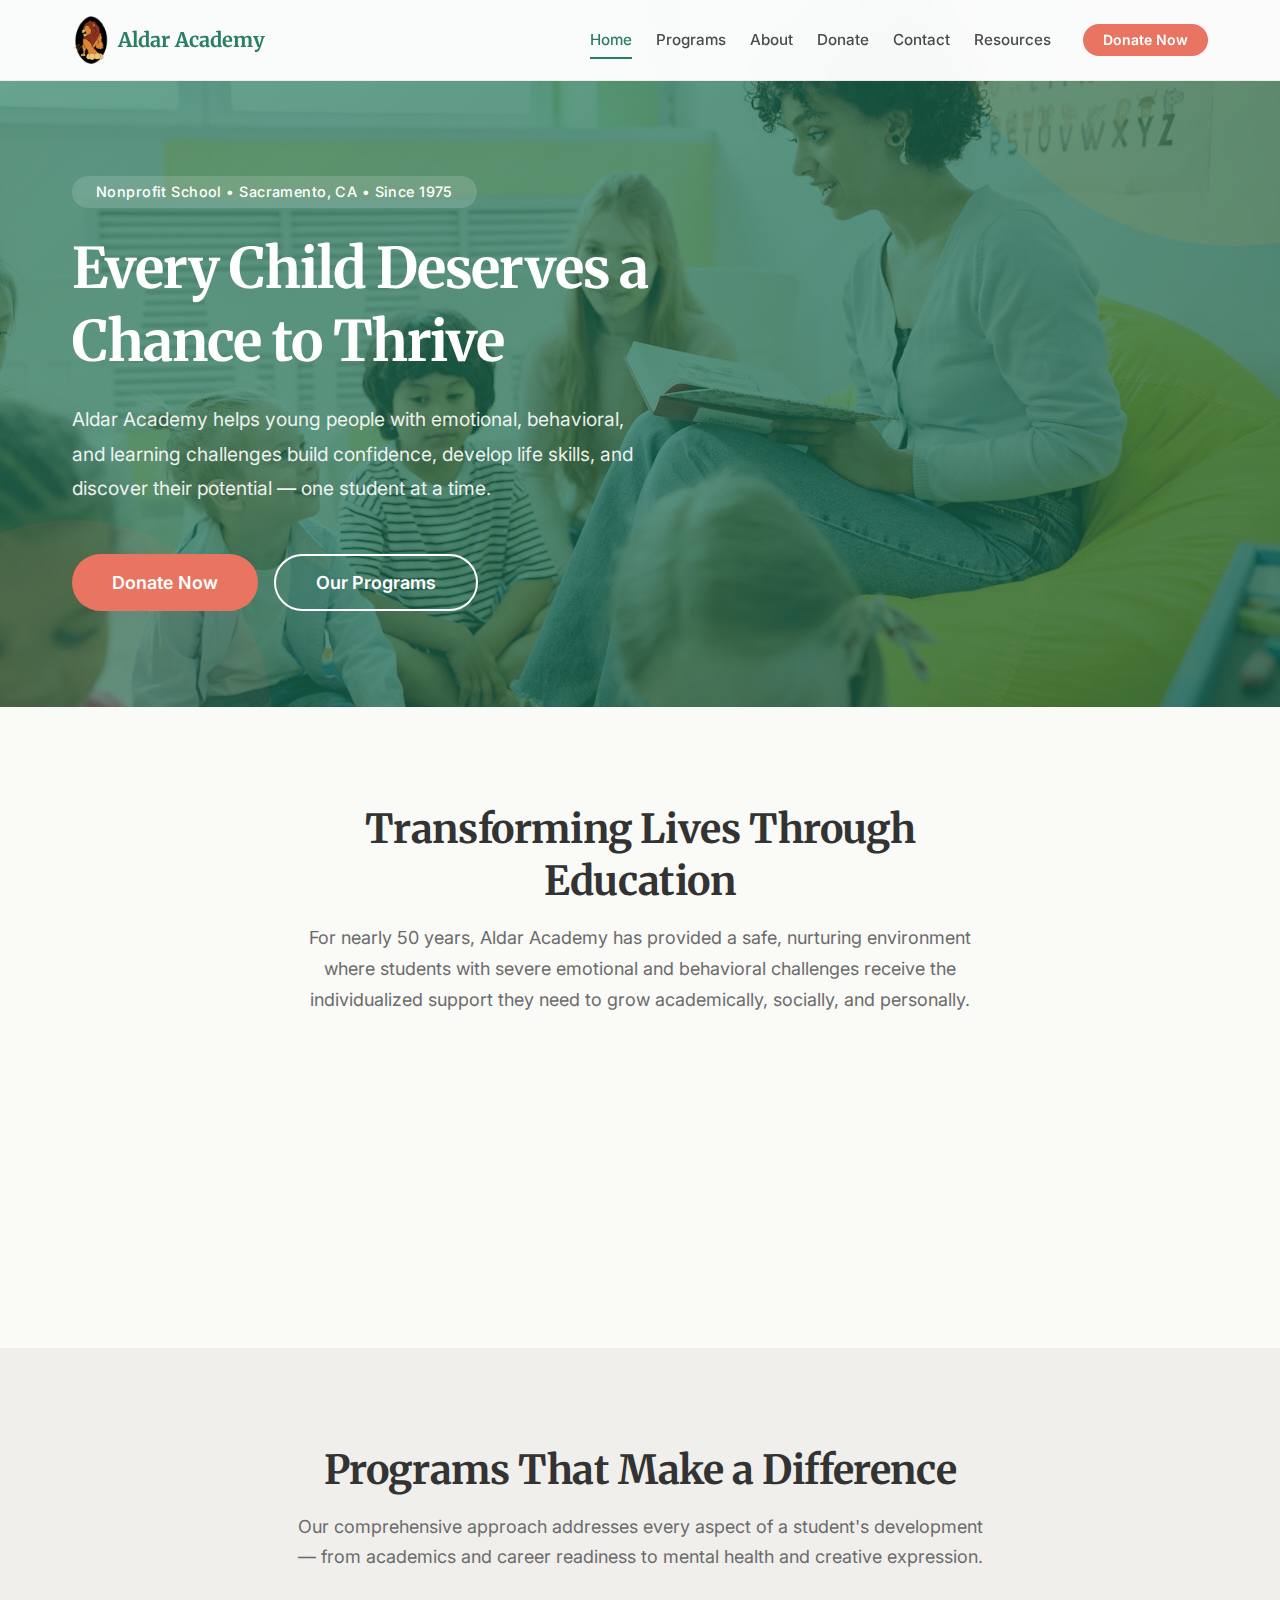
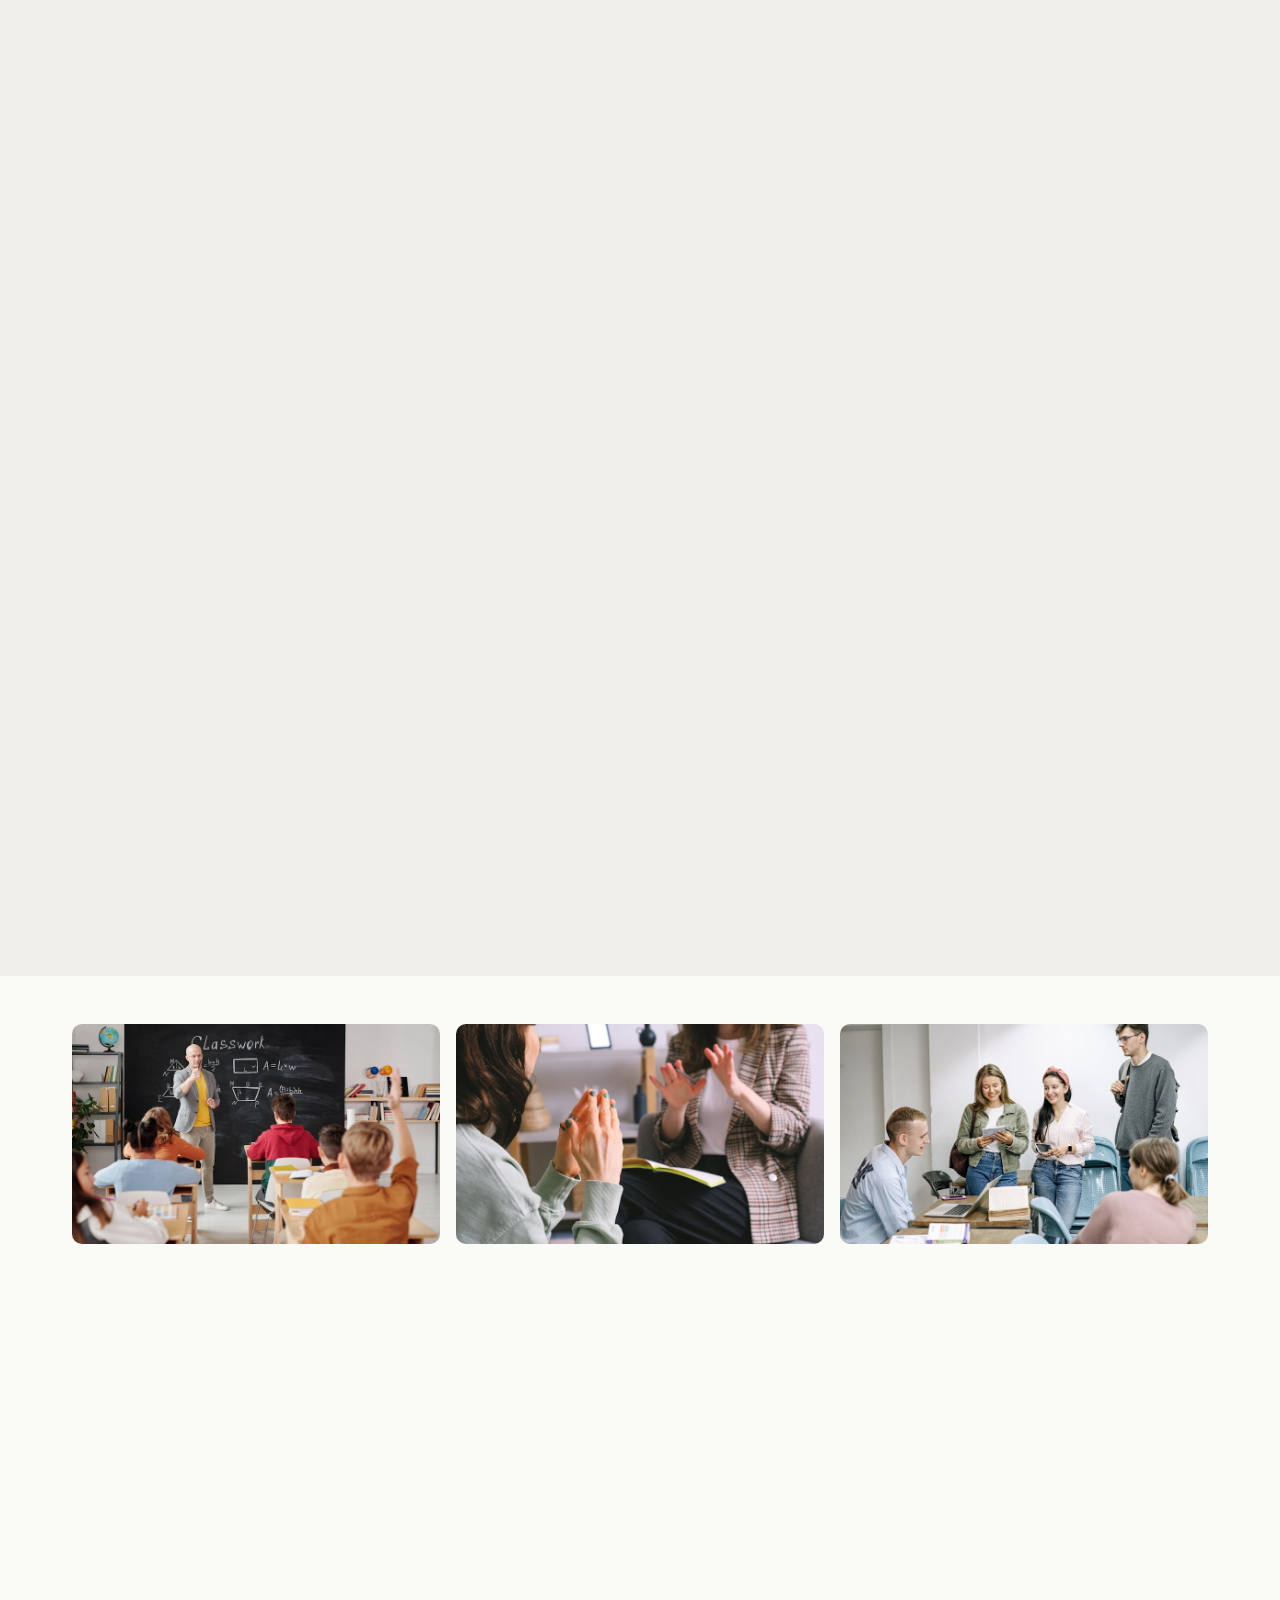
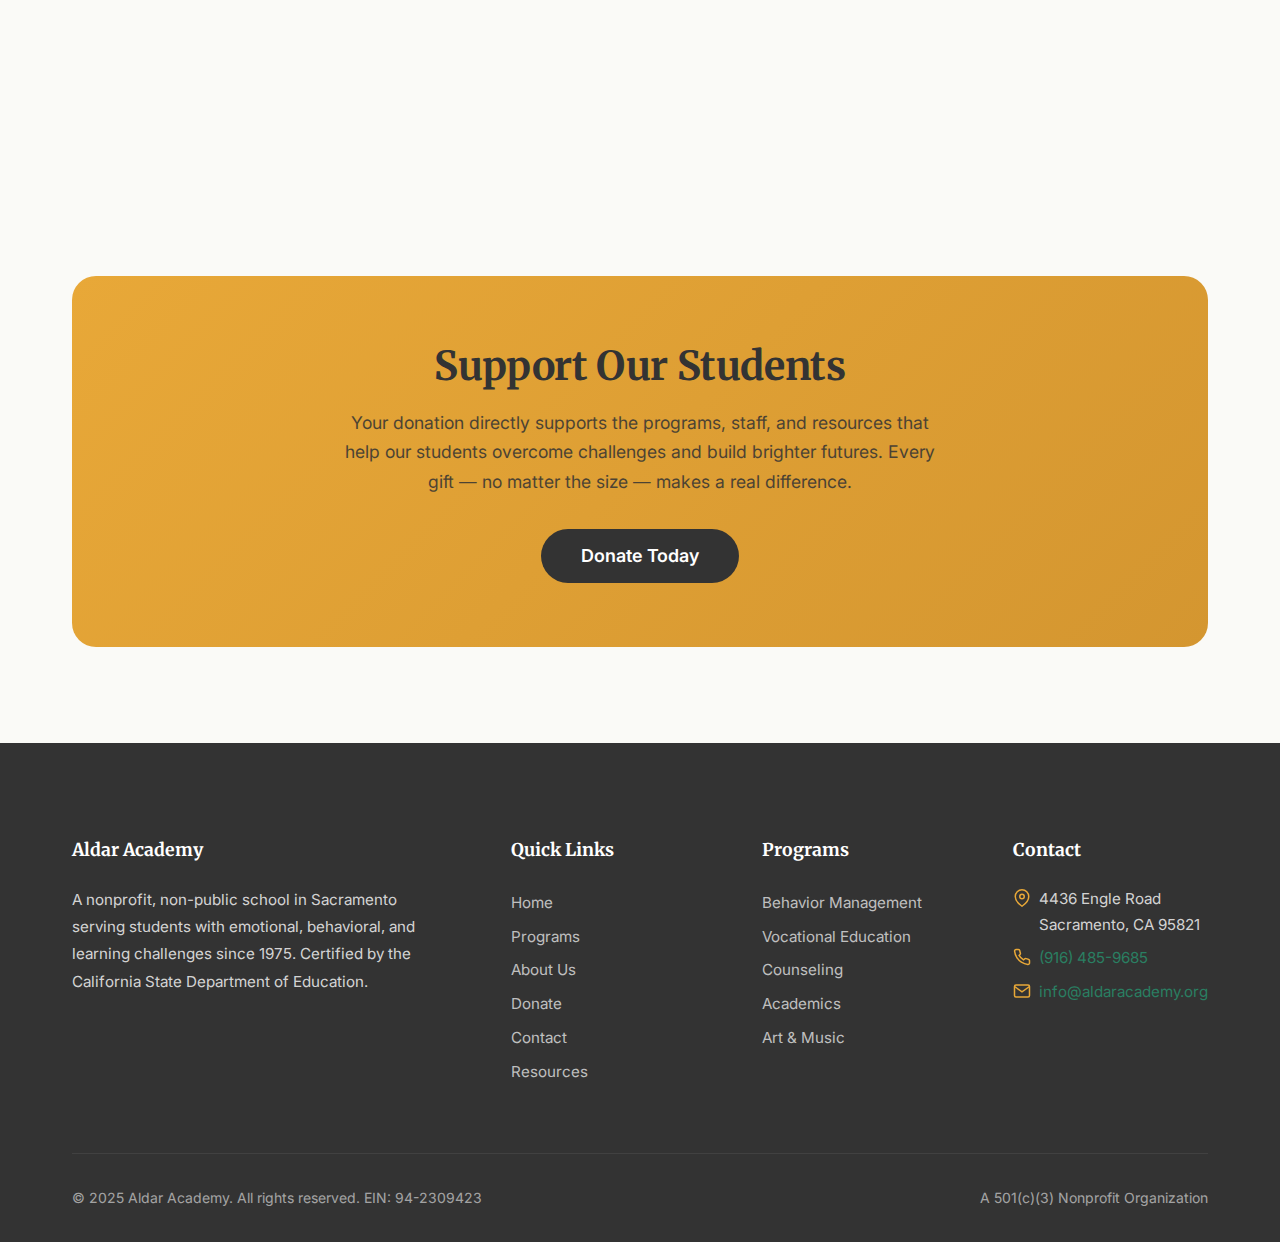
<file: index.html>
<!DOCTYPE html>
<html lang="en">
<head>
  <meta charset="UTF-8">
  <meta name="viewport" content="width=device-width, initial-scale=1.0">
  <title>Aldar Academy — Every Child Deserves a Chance to Thrive</title>
  <meta name="description" content="Aldar Academy is a nonprofit school in Sacramento serving students with emotional, behavioral, and learning challenges since 1975. Donate to help transform young lives.">
  <meta property="og:title" content="Aldar Academy — Every Child Deserves a Chance to Thrive">
  <meta property="og:description" content="A nonprofit school in Sacramento helping students with emotional and behavioral challenges build confidence, take responsibility, and thrive.">
  <meta property="og:image" content="images/og-image.png">
  <meta property="og:type" content="website">
  <link rel="icon" href="favicon.ico" type="image/x-icon">
  <link rel="preconnect" href="https://fonts.googleapis.com">
  <link rel="preconnect" href="https://fonts.gstatic.com" crossorigin>
  <link href="https://fonts.googleapis.com/css2?family=Inter:wght@400;500;600;700&family=Merriweather:wght@400;700&display=swap" rel="stylesheet">
  <link rel="stylesheet" href="css/styles.css">
</head>
<body>

  <!-- Header -->
  <header class="header" id="header">
    <div class="header__inner">
      <a href="index.html" class="header__logo">
        <img src="images/logo.gif" alt="Aldar Academy">
        <span>Aldar Academy</span>
      </a>
      <nav class="nav" id="nav">
        <a href="index.html" class="nav__link nav__link--active">Home</a>
        <a href="programs.html" class="nav__link">Programs</a>
        <a href="about.html" class="nav__link">About</a>
        <a href="donate.html" class="nav__link">Donate</a>
        <a href="contact.html" class="nav__link">Contact</a>
        <a href="resources.html" class="nav__link">Resources</a>
        <a href="donate.html" class="btn btn--accent btn--sm nav__donate">Donate Now</a>
      </nav>
      <button class="menu-toggle" id="menuToggle" aria-label="Open menu">
        <span class="menu-toggle__bar"></span>
        <span class="menu-toggle__bar"></span>
        <span class="menu-toggle__bar"></span>
      </button>
    </div>
    <div class="nav-overlay" id="navOverlay"></div>
  </header>

  <!-- Hero -->
  <section class="hero" style="background: linear-gradient(135deg, rgba(42,127,98,0.7) 0%, rgba(26,107,80,0.72) 50%, rgba(21,90,66,0.75) 100%), url('images/hero-classroom.jpg') center/cover no-repeat;">
    <div class="container">
      <div class="hero__content">
        <span class="hero__tagline">Nonprofit School &bull; Sacramento, CA &bull; Since 1975</span>
        <h1 class="hero__title">Every Child Deserves a Chance to Thrive</h1>
        <p class="hero__text">
          Aldar Academy helps young people with emotional, behavioral, and learning challenges
          build confidence, develop life skills, and discover their potential — one student at a time.
        </p>
        <div class="hero__actions">
          <a href="donate.html" class="btn btn--accent btn--lg">Donate Now</a>
          <a href="programs.html" class="btn btn--outline btn--lg">Our Programs</a>
        </div>
      </div>
    </div>
  </section>

  <!-- Mission Snapshot -->
  <section class="section">
    <div class="container">
      <div class="section__header">
        <h2>Transforming Lives Through Education</h2>
        <p>
          For nearly 50 years, Aldar Academy has provided a safe, nurturing environment where students with
          severe emotional and behavioral challenges receive the individualized support they need to grow
          academically, socially, and personally.
        </p>
      </div>

      <!-- Impact Stats -->
      <div class="stats">
        <div class="stat">
          <div class="stat__number">50+</div>
          <div class="stat__label">Years Serving Students</div>
        </div>
        <div class="stat">
          <div class="stat__number">50%</div>
          <div class="stat__label">Graduates Attend 4-Year College</div>
        </div>
        <div class="stat">
          <div class="stat__number">8:1</div>
          <div class="stat__label">Student-to-Teacher Ratio</div>
        </div>
        <div class="stat">
          <div class="stat__number">80%</div>
          <div class="stat__label">Students from Low-Income Families</div>
        </div>
      </div>
    </div>
  </section>

  <!-- Programs Overview -->
  <section class="section section--gray">
    <div class="container">
      <div class="section__header">
        <h2>Programs That Make a Difference</h2>
        <p>Our comprehensive approach addresses every aspect of a student's development — from academics and career readiness to mental health and creative expression.</p>
      </div>
      <div class="grid grid--3">

        <div class="card">
          <div class="card__icon">
            <svg viewBox="0 0 24 24" fill="none" stroke="currentColor" stroke-width="2" stroke-linecap="round" stroke-linejoin="round"><path d="M12 22c5.523 0 10-4.477 10-10S17.523 2 12 2 2 6.477 2 12s4.477 10 10 10z"/><path d="M8 14s1.5 2 4 2 4-2 4-2"/><line x1="9" y1="9" x2="9.01" y2="9"/><line x1="15" y1="9" x2="15.01" y2="9"/></svg>
          </div>
          <h3 class="card__title">Behavior Management</h3>
          <p class="card__text">Therapeutic approaches and social-emotional learning that help students develop self-regulation, conflict resolution, and positive social skills.</p>
          <a href="programs.html#behavior" class="card__link">Learn more →</a>
        </div>

        <div class="card">
          <div class="card__icon" style="background: var(--color-secondary-light); color: var(--color-secondary-dark);">
            <svg viewBox="0 0 24 24" fill="none" stroke="currentColor" stroke-width="2" stroke-linecap="round" stroke-linejoin="round"><rect x="2" y="7" width="20" height="14" rx="2" ry="2"/><path d="M16 21V5a2 2 0 0 0-2-2h-4a2 2 0 0 0-2 2v16"/></svg>
          </div>
          <h3 class="card__title">Vocational Education</h3>
          <p class="card__text">Job skills training, career readiness, internships, and on-site coaching that prepare students for meaningful employment and independence.</p>
          <a href="programs.html#vocational" class="card__link">Learn more →</a>
        </div>

        <div class="card">
          <div class="card__icon" style="background: var(--color-accent-light); color: var(--color-accent);">
            <svg viewBox="0 0 24 24" fill="none" stroke="currentColor" stroke-width="2" stroke-linecap="round" stroke-linejoin="round"><path d="M20.84 4.61a5.5 5.5 0 0 0-7.78 0L12 5.67l-1.06-1.06a5.5 5.5 0 0 0-7.78 7.78l1.06 1.06L12 21.23l7.78-7.78 1.06-1.06a5.5 5.5 0 0 0 0-7.78z"/></svg>
          </div>
          <h3 class="card__title">Counseling &amp; Mental Health</h3>
          <p class="card__text">Individual and group therapy, self-esteem building, and dedicated mental health counselors assigned to every student.</p>
          <a href="programs.html#counseling" class="card__link">Learn more →</a>
        </div>

        <div class="card">
          <div class="card__icon">
            <svg viewBox="0 0 24 24" fill="none" stroke="currentColor" stroke-width="2" stroke-linecap="round" stroke-linejoin="round"><path d="M4 19.5A2.5 2.5 0 0 1 6.5 17H20"/><path d="M6.5 2H20v20H6.5A2.5 2.5 0 0 1 4 19.5v-15A2.5 2.5 0 0 1 6.5 2z"/></svg>
          </div>
          <h3 class="card__title">Academic Instruction</h3>
          <p class="card__text">Small class sizes and individualized learning plans that meet each student where they are and help them reach their academic potential.</p>
          <a href="programs.html#academics" class="card__link">Learn more →</a>
        </div>

        <div class="card">
          <div class="card__icon" style="background: var(--color-secondary-light); color: var(--color-secondary-dark);">
            <svg viewBox="0 0 24 24" fill="none" stroke="currentColor" stroke-width="2" stroke-linecap="round" stroke-linejoin="round"><path d="M9 18V5l12-2v13"/><circle cx="6" cy="18" r="3"/><circle cx="18" cy="16" r="3"/></svg>
          </div>
          <h3 class="card__title">Art &amp; Music</h3>
          <p class="card__text">Creative expression through visual arts and music — therapeutic outlets that build confidence, focus, and emotional awareness.</p>
          <a href="programs.html#arts" class="card__link">Learn more →</a>
        </div>

        <div class="card">
          <div class="card__icon" style="background: var(--color-accent-light); color: var(--color-accent);">
            <svg viewBox="0 0 24 24" fill="none" stroke="currentColor" stroke-width="2" stroke-linecap="round" stroke-linejoin="round"><circle cx="12" cy="12" r="10"/><path d="M8 12h8"/><path d="M12 8v8"/></svg>
          </div>
          <h3 class="card__title">Speech &amp; Language</h3>
          <p class="card__text">Communication support services that help students express themselves, build social connections, and succeed in the classroom.</p>
          <a href="programs.html#speech" class="card__link">Learn more →</a>
        </div>

      </div>
    </div>
  </section>

  <!-- Photo strip -->
  <section class="section" style="padding-top: 0; padding-bottom: var(--space-2xl);">
    <div class="container">
      <div class="photo-row">
        <img src="images/classroom-learning.jpg" alt="Students learning together in a small classroom">
        <img src="images/counseling.jpg" alt="Supportive counseling session with a young person">
        <img src="images/vocational-training.jpg" alt="Student in vocational training setting">
      </div>
    </div>
  </section>

  <!-- Testimonial -->
  <section class="section">
    <div class="container">
      <div class="testimonial">
        <p class="testimonial__quote">
          Aldar Academy gave my child something no other school could — a place where he felt safe enough to learn, grow, and believe in himself again. The staff truly cares about every student.
        </p>
        <p class="testimonial__author">— Parent of an Aldar Academy Student</p>
      </div>
    </div>
  </section>

  <!-- Donation CTA -->
  <section class="section">
    <div class="container">
      <div class="cta-banner">
        <h2>Support Our Students</h2>
        <p>
          Your donation directly supports the programs, staff, and resources that help our students
          overcome challenges and build brighter futures. Every gift — no matter the size — makes a real difference.
        </p>
        <a href="donate.html" class="btn btn--lg">Donate Today</a>
      </div>
    </div>
  </section>

  <!-- Footer -->
  <footer class="footer">
    <div class="container">
      <div class="footer__grid">
        <div class="footer__about">
          <h4>Aldar Academy</h4>
          <p>A nonprofit, non-public school in Sacramento serving students with emotional, behavioral, and learning challenges since 1975. Certified by the California State Department of Education.</p>
        </div>
        <div class="footer__links">
          <h4>Quick Links</h4>
          <a href="index.html">Home</a>
          <a href="programs.html">Programs</a>
          <a href="about.html">About Us</a>
          <a href="donate.html">Donate</a>
          <a href="contact.html">Contact</a>
          <a href="resources.html">Resources</a>
        </div>
        <div class="footer__links">
          <h4>Programs</h4>
          <a href="programs.html#behavior">Behavior Management</a>
          <a href="programs.html#vocational">Vocational Education</a>
          <a href="programs.html#counseling">Counseling</a>
          <a href="programs.html#academics">Academics</a>
          <a href="programs.html#arts">Art &amp; Music</a>
        </div>
        <div>
          <h4>Contact</h4>
          <div class="footer__contact-item">
            <svg width="18" height="18" viewBox="0 0 24 24" fill="none" stroke="currentColor" stroke-width="2"><path d="M21 10c0 7-9 13-9 13s-9-6-9-13a9 9 0 0 1 18 0z"/><circle cx="12" cy="10" r="3"/></svg>
            <span>4436 Engle Road<br>Sacramento, CA 95821</span>
          </div>
          <div class="footer__contact-item">
            <svg width="18" height="18" viewBox="0 0 24 24" fill="none" stroke="currentColor" stroke-width="2"><path d="M22 16.92v3a2 2 0 0 1-2.18 2 19.79 19.79 0 0 1-8.63-3.07 19.5 19.5 0 0 1-6-6 19.79 19.79 0 0 1-3.07-8.67A2 2 0 0 1 4.11 2h3a2 2 0 0 1 2 1.72c.127.96.361 1.903.7 2.81a2 2 0 0 1-.45 2.11L8.09 9.91a16 16 0 0 0 6 6l1.27-1.27a2 2 0 0 1 2.11-.45c.907.339 1.85.573 2.81.7A2 2 0 0 1 22 16.92z"/></svg>
            <a href="tel:9164859685">(916) 485-9685</a>
          </div>
          <div class="footer__contact-item">
            <svg width="18" height="18" viewBox="0 0 24 24" fill="none" stroke="currentColor" stroke-width="2"><path d="M4 4h16c1.1 0 2 .9 2 2v12c0 1.1-.9 2-2 2H4c-1.1 0-2-.9-2-2V6c0-1.1.9-2 2-2z"/><polyline points="22,6 12,13 2,6"/></svg>
            <a href="mailto:info@aldaracademy.org">info@aldaracademy.org</a>
          </div>
        </div>
      </div>
      <div class="footer__bottom">
        <span>&copy; 2025 Aldar Academy. All rights reserved. EIN: 94-2309423</span>
        <span>A 501(c)(3) Nonprofit Organization</span>
      </div>
    </div>
  </footer>

  <script src="js/main.js"></script>
</body>
</html>
</file>
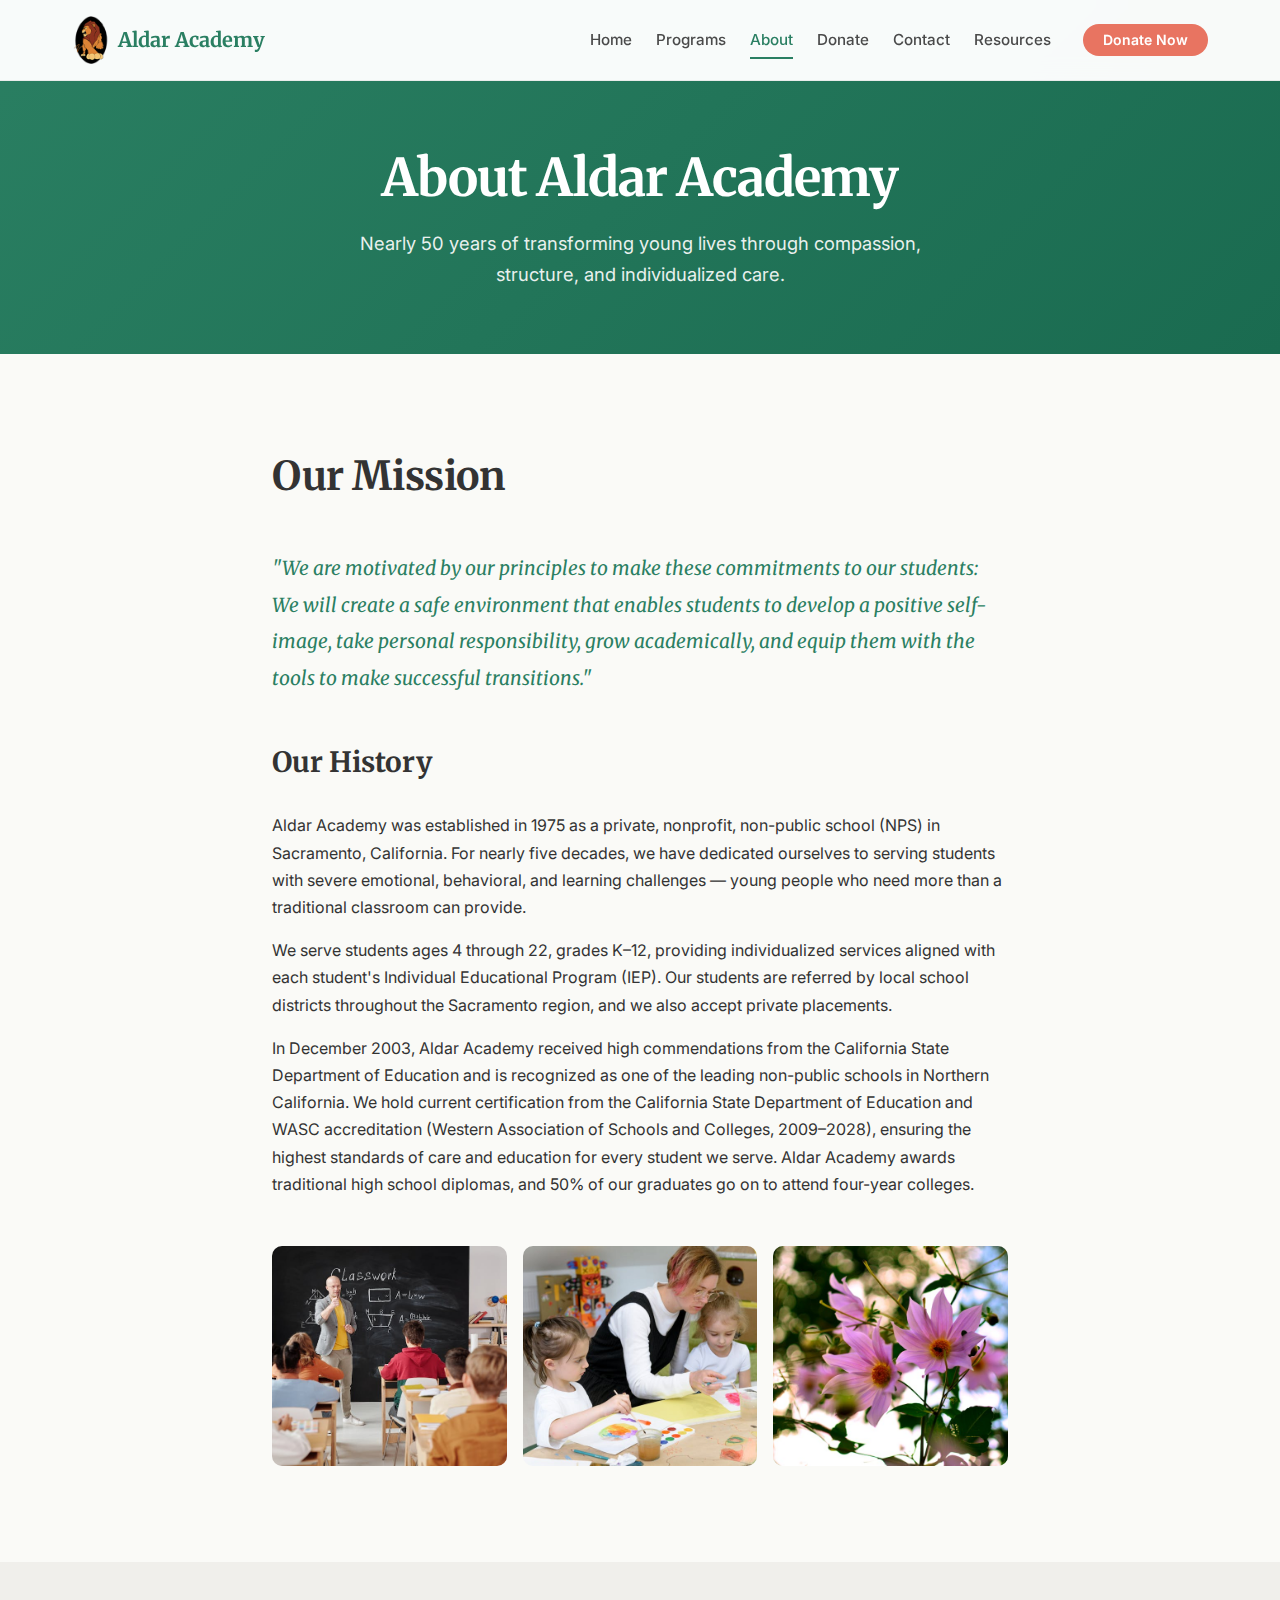
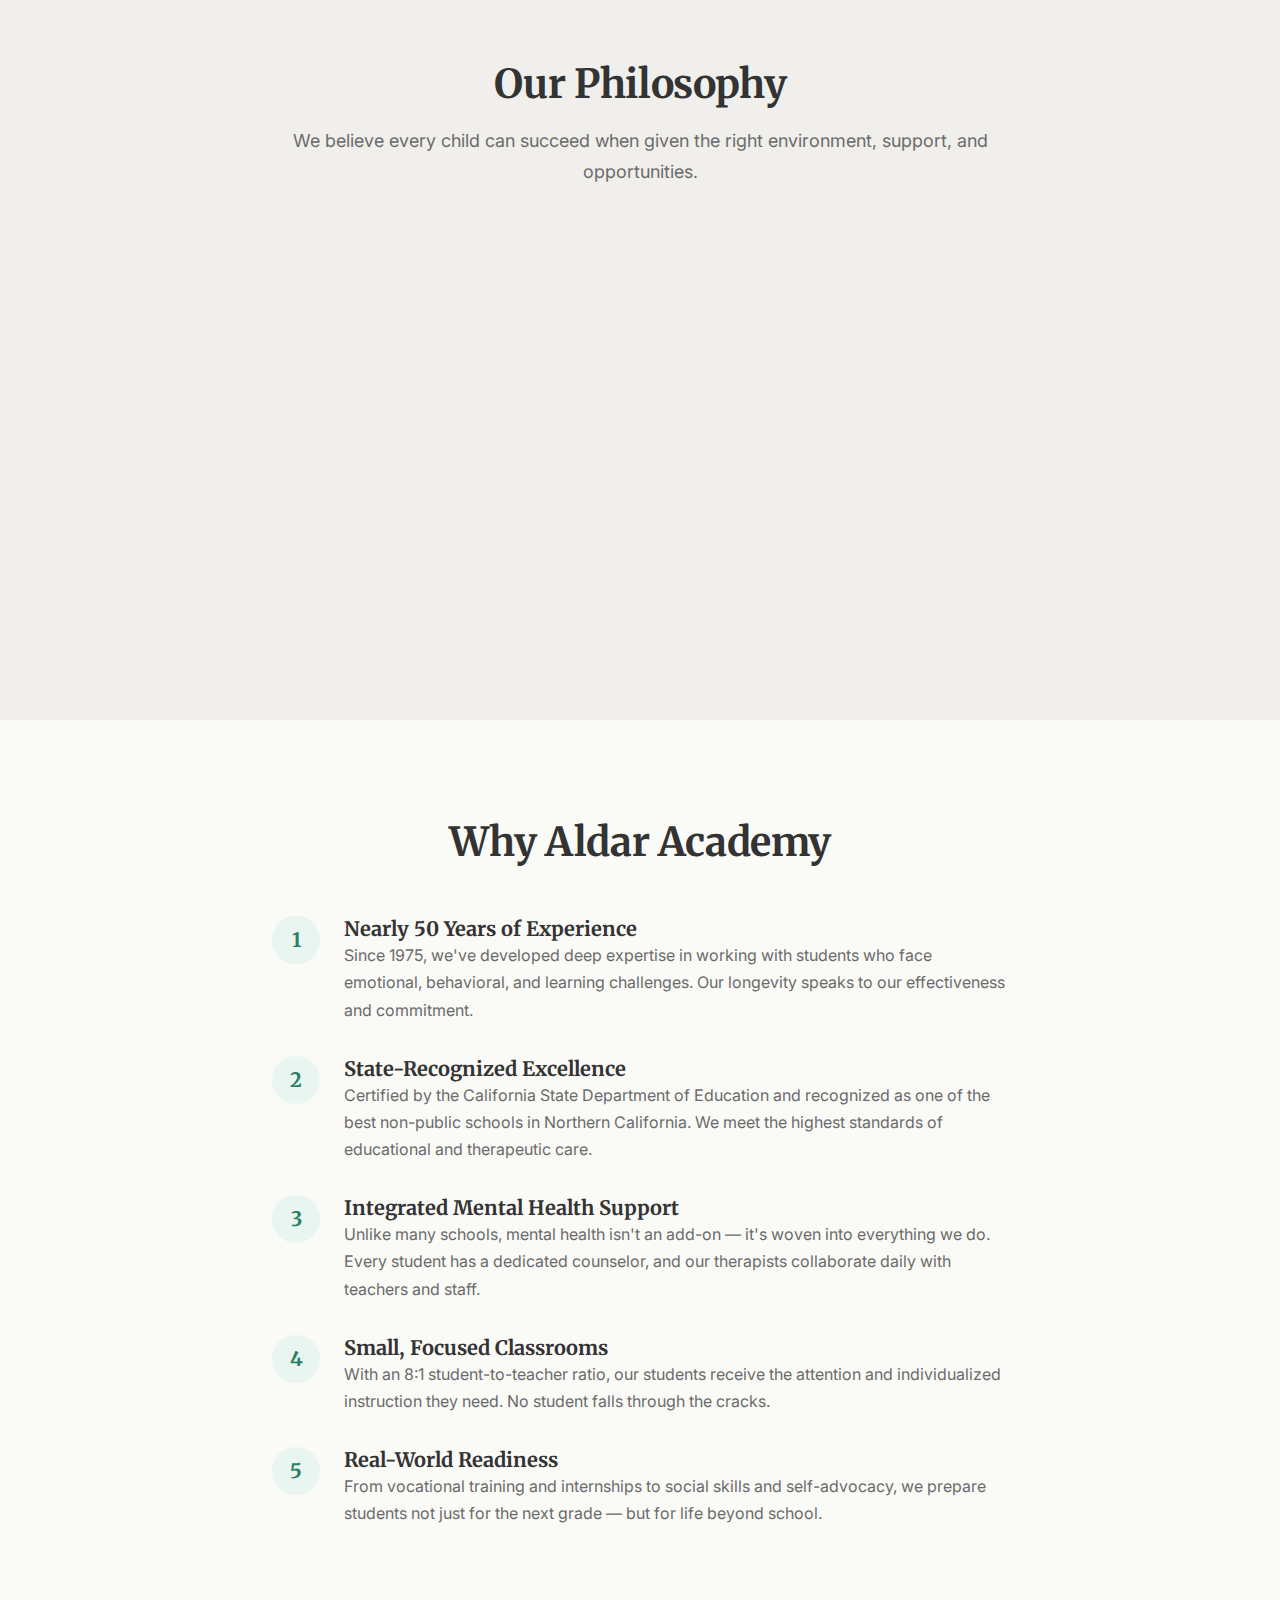
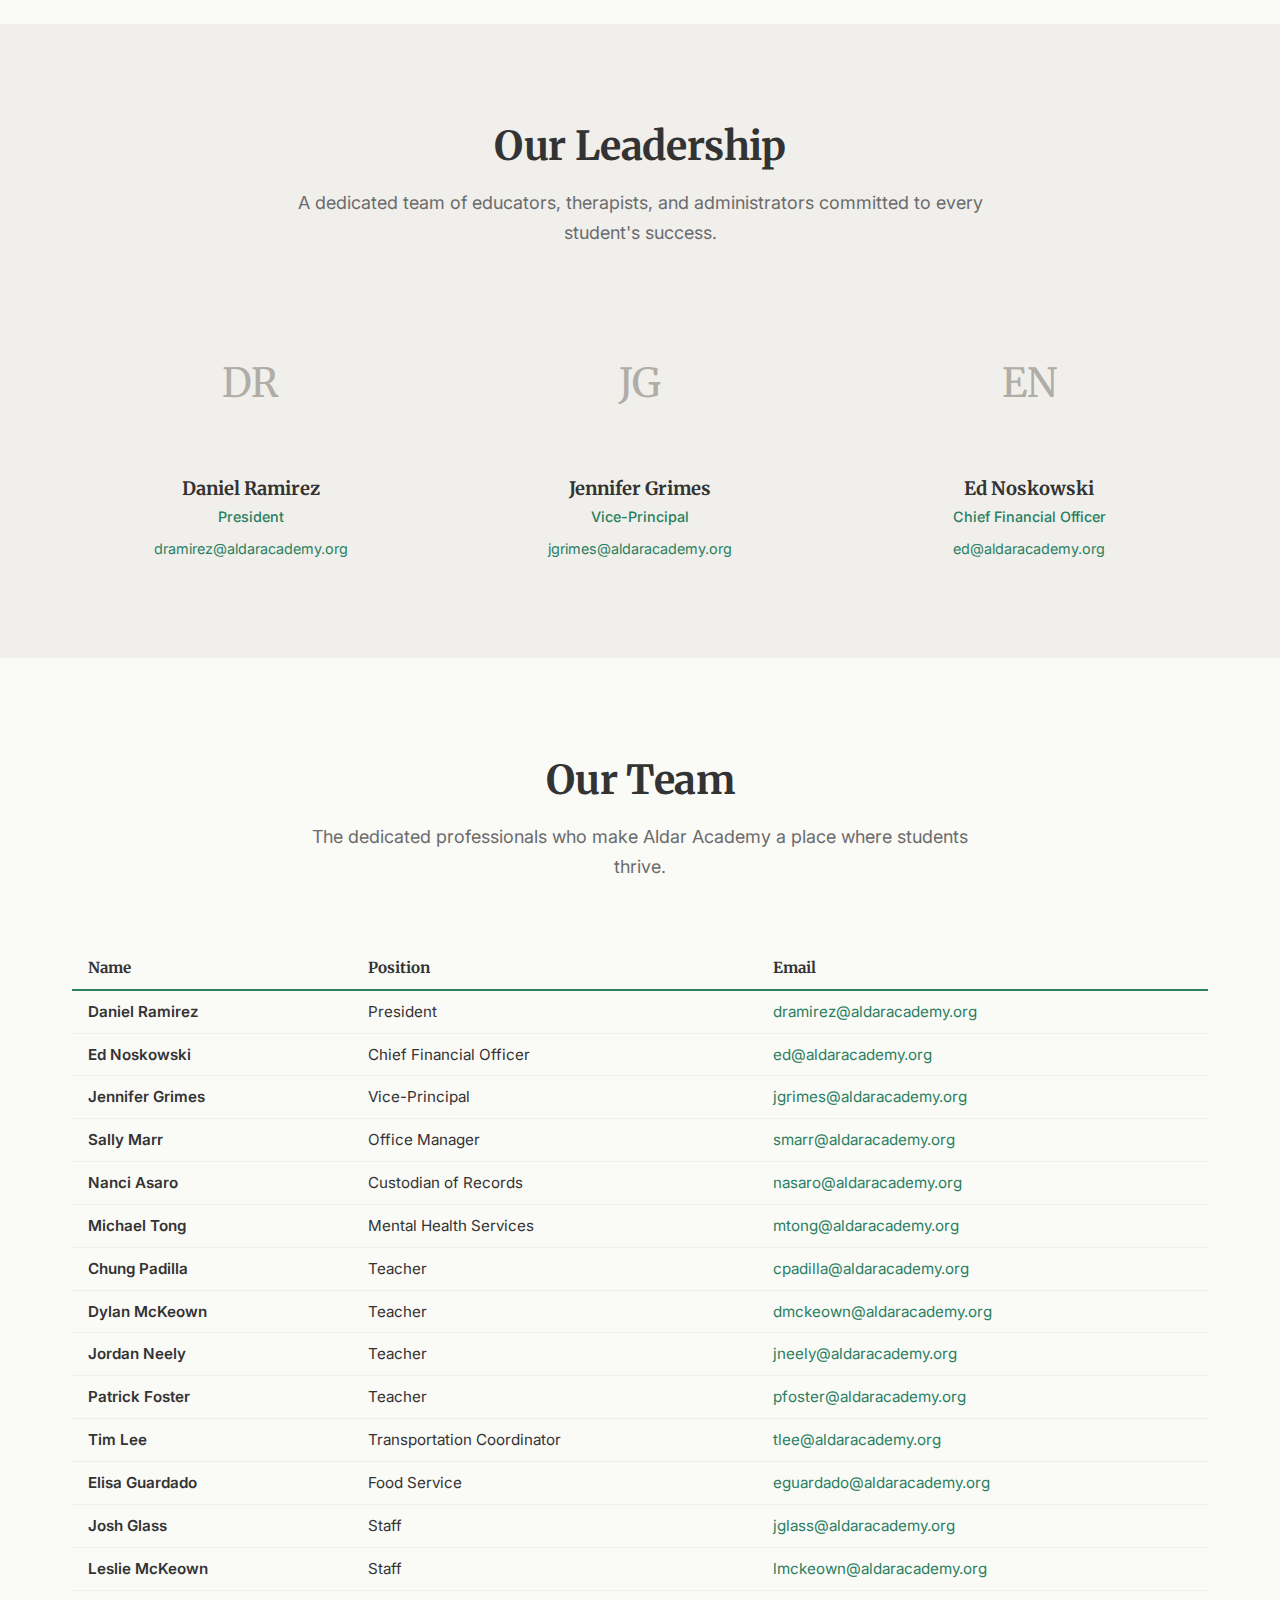
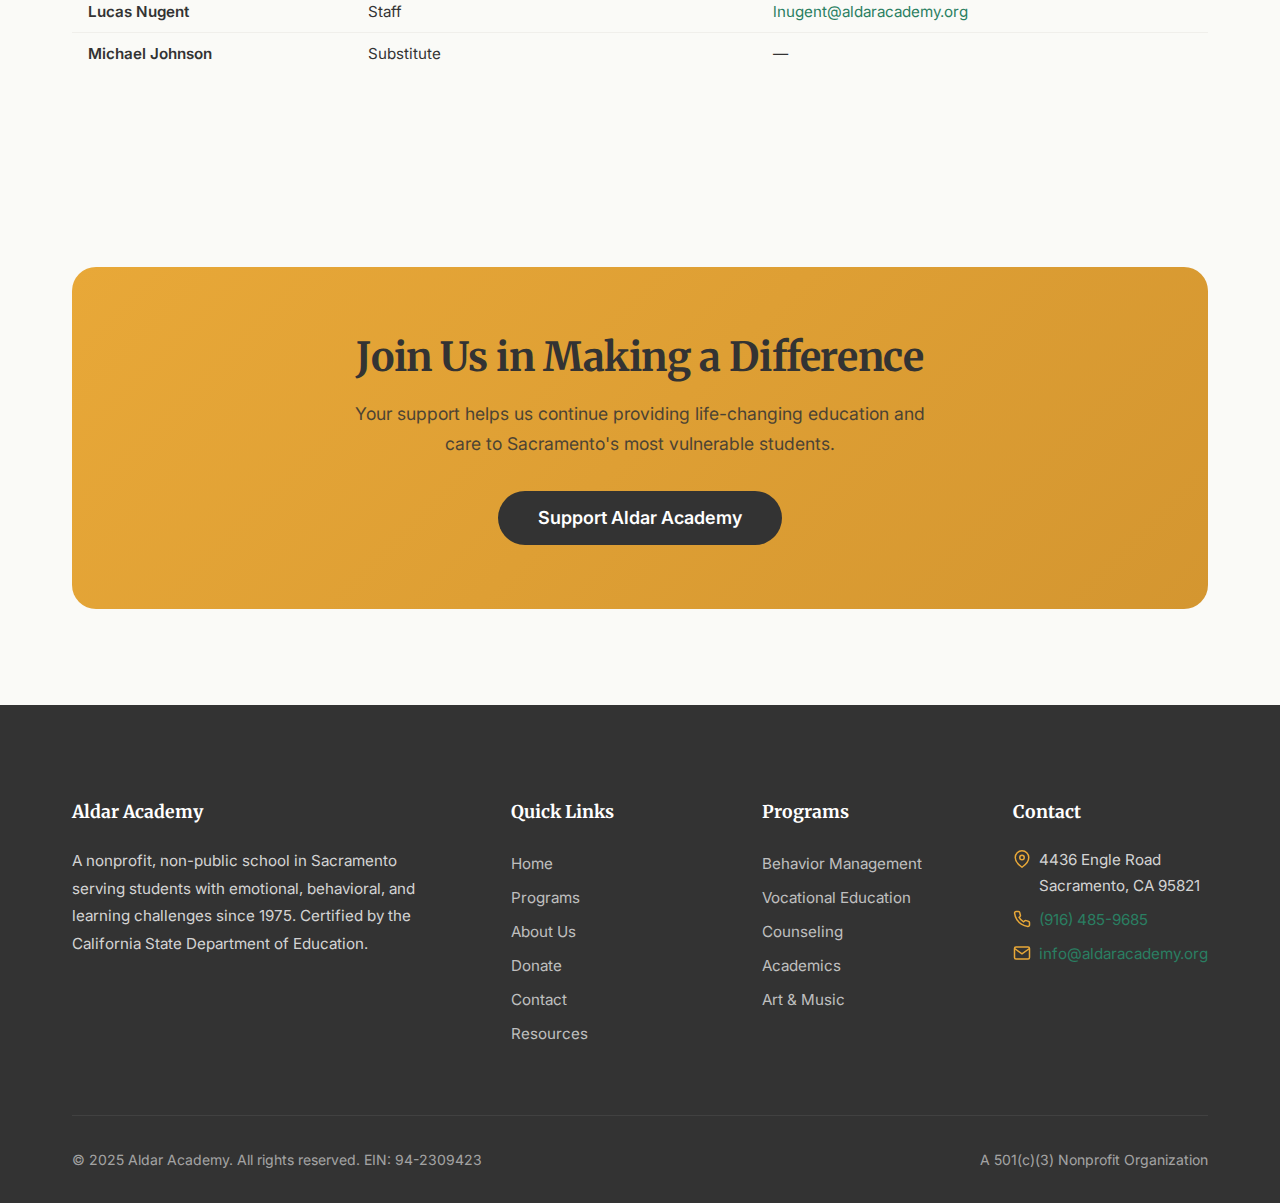
<file: about.html>
<!DOCTYPE html>
<html lang="en">
<head>
  <meta charset="UTF-8">
  <meta name="viewport" content="width=device-width, initial-scale=1.0">
  <title>About Us — Aldar Academy</title>
  <meta name="description" content="Learn about Aldar Academy's mission, history, and the dedicated team that has served Sacramento's most vulnerable students since 1975.">
  <meta property="og:title" content="About Us — Aldar Academy">
  <meta property="og:description" content="Since 1975, Aldar Academy has been a safe haven for students with emotional and behavioral challenges in Sacramento.">
  <meta property="og:image" content="images/og-image.png">
  <link rel="icon" href="favicon.ico" type="image/x-icon">
  <link rel="preconnect" href="https://fonts.googleapis.com">
  <link rel="preconnect" href="https://fonts.gstatic.com" crossorigin>
  <link href="https://fonts.googleapis.com/css2?family=Inter:wght@400;500;600;700&family=Merriweather:wght@400;700&display=swap" rel="stylesheet">
  <link rel="stylesheet" href="css/styles.css">
</head>
<body>

  <!-- Header -->
  <header class="header" id="header">
    <div class="header__inner">
      <a href="index.html" class="header__logo">
        <img src="images/logo.gif" alt="Aldar Academy">
        <span>Aldar Academy</span>
      </a>
      <nav class="nav" id="nav">
        <a href="index.html" class="nav__link">Home</a>
        <a href="programs.html" class="nav__link">Programs</a>
        <a href="about.html" class="nav__link nav__link--active">About</a>
        <a href="donate.html" class="nav__link">Donate</a>
        <a href="contact.html" class="nav__link">Contact</a>
        <a href="resources.html" class="nav__link">Resources</a>
        <a href="donate.html" class="btn btn--accent btn--sm nav__donate">Donate Now</a>
      </nav>
      <button class="menu-toggle" id="menuToggle" aria-label="Open menu">
        <span class="menu-toggle__bar"></span>
        <span class="menu-toggle__bar"></span>
        <span class="menu-toggle__bar"></span>
      </button>
    </div>
    <div class="nav-overlay" id="navOverlay"></div>
  </header>

  <!-- Page Header -->
  <section class="page-header">
    <div class="container">
      <h1>About Aldar Academy</h1>
      <p>Nearly 50 years of transforming young lives through compassion, structure, and individualized care.</p>
    </div>
  </section>

  <!-- Mission & History -->
  <section class="section">
    <div class="container container--narrow">
      <h2 class="mb-3">Our Mission</h2>
      <p style="font-size: 1.2rem; line-height: 1.9; color: var(--color-primary); font-family: var(--font-heading); font-style: italic; margin-bottom: var(--space-2xl);">
        "We are motivated by our principles to make these commitments to our students: We will create a safe environment that enables students to develop a positive self-image, take personal responsibility, grow academically, and equip them with the tools to make successful transitions."
      </p>

      <h3 class="mb-2">Our History</h3>
      <p>
        Aldar Academy was established in 1975 as a private, nonprofit, non-public school (NPS) in Sacramento, California. For nearly five decades, we have dedicated ourselves to serving students with severe emotional, behavioral, and learning challenges — young people who need more than a traditional classroom can provide.
      </p>
      <p>
        We serve students ages 4 through 22, grades K–12, providing individualized services aligned with each student's Individual Educational Program (IEP). Our students are referred by local school districts throughout the Sacramento region, and we also accept private placements.
      </p>
      <p>
        In December 2003, Aldar Academy received high commendations from the California State Department of Education and is recognized as one of the leading non-public schools in Northern California. We hold current certification from the California State Department of Education and WASC accreditation (Western Association of Schools and Colleges, 2009–2028), ensuring the highest standards of care and education for every student we serve. Aldar Academy awards traditional high school diplomas, and 50% of our graduates go on to attend four-year colleges.
      </p>
      <div class="photo-row">
        <img src="images/classroom-learning.jpg" alt="Students learning in a small group classroom setting">
        <img src="images/art-creative.jpg" alt="Student working on a creative art project">
        <img src="images/sports-activity.jpg" alt="Students participating in sports and physical activity">
      </div>
    </div>
  </section>

  <!-- Philosophy -->
  <section class="section section--gray">
    <div class="container">
      <div class="section__header">
        <h2>Our Philosophy</h2>
        <p>We believe every child can succeed when given the right environment, support, and opportunities.</p>
      </div>
      <div class="grid grid--3">
        <div class="card">
          <div class="card__icon">
            <svg viewBox="0 0 24 24" fill="none" stroke="currentColor" stroke-width="2" stroke-linecap="round" stroke-linejoin="round"><path d="M12 22s8-4 8-10V5l-8-3-8 3v7c0 6 8 10 8 10z"/></svg>
          </div>
          <h3 class="card__title">Safety First</h3>
          <p class="card__text">A safe, structured environment is the foundation for everything. When students feel physically and emotionally secure, they're free to learn, grow, and take positive risks.</p>
        </div>
        <div class="card">
          <div class="card__icon" style="background: var(--color-secondary-light); color: var(--color-secondary-dark);">
            <svg viewBox="0 0 24 24" fill="none" stroke="currentColor" stroke-width="2" stroke-linecap="round" stroke-linejoin="round"><path d="M17 21v-2a4 4 0 0 0-4-4H5a4 4 0 0 0-4 4v2"/><circle cx="9" cy="7" r="4"/><path d="M23 21v-2a4 4 0 0 0-3-3.87"/><path d="M16 3.13a4 4 0 0 1 0 7.75"/></svg>
          </div>
          <h3 class="card__title">Whole-Child Approach</h3>
          <p class="card__text">We address academics, mental health, social skills, career readiness, and creative expression — because lasting change requires support across every area of a student's life.</p>
        </div>
        <div class="card">
          <div class="card__icon" style="background: var(--color-accent-light); color: var(--color-accent);">
            <svg viewBox="0 0 24 24" fill="none" stroke="currentColor" stroke-width="2" stroke-linecap="round" stroke-linejoin="round"><polyline points="22 12 18 12 15 21 9 3 6 12 2 12"/></svg>
          </div>
          <h3 class="card__title">Individualized Care</h3>
          <p class="card__text">No two students are the same. Every plan, every intervention, and every goal is tailored to the individual — because real progress requires a personal approach.</p>
        </div>
      </div>
    </div>
  </section>

  <!-- Why Aldar -->
  <section class="section">
    <div class="container container--narrow">
      <h2 class="mb-3 text-center">Why Aldar Academy</h2>
      <div style="display: flex; flex-direction: column; gap: var(--space-xl);">

        <div style="display: flex; gap: var(--space-lg); align-items: flex-start;">
          <div style="width: 48px; height: 48px; border-radius: 50%; background: var(--color-primary-light); color: var(--color-primary); display: flex; align-items: center; justify-content: center; flex-shrink: 0; font-family: var(--font-heading); font-weight: 700; font-size: 1.25rem;">1</div>
          <div>
            <h4>Nearly 50 Years of Experience</h4>
            <p class="text-light">Since 1975, we've developed deep expertise in working with students who face emotional, behavioral, and learning challenges. Our longevity speaks to our effectiveness and commitment.</p>
          </div>
        </div>

        <div style="display: flex; gap: var(--space-lg); align-items: flex-start;">
          <div style="width: 48px; height: 48px; border-radius: 50%; background: var(--color-primary-light); color: var(--color-primary); display: flex; align-items: center; justify-content: center; flex-shrink: 0; font-family: var(--font-heading); font-weight: 700; font-size: 1.25rem;">2</div>
          <div>
            <h4>State-Recognized Excellence</h4>
            <p class="text-light">Certified by the California State Department of Education and recognized as one of the best non-public schools in Northern California. We meet the highest standards of educational and therapeutic care.</p>
          </div>
        </div>

        <div style="display: flex; gap: var(--space-lg); align-items: flex-start;">
          <div style="width: 48px; height: 48px; border-radius: 50%; background: var(--color-primary-light); color: var(--color-primary); display: flex; align-items: center; justify-content: center; flex-shrink: 0; font-family: var(--font-heading); font-weight: 700; font-size: 1.25rem;">3</div>
          <div>
            <h4>Integrated Mental Health Support</h4>
            <p class="text-light">Unlike many schools, mental health isn't an add-on — it's woven into everything we do. Every student has a dedicated counselor, and our therapists collaborate daily with teachers and staff.</p>
          </div>
        </div>

        <div style="display: flex; gap: var(--space-lg); align-items: flex-start;">
          <div style="width: 48px; height: 48px; border-radius: 50%; background: var(--color-primary-light); color: var(--color-primary); display: flex; align-items: center; justify-content: center; flex-shrink: 0; font-family: var(--font-heading); font-weight: 700; font-size: 1.25rem;">4</div>
          <div>
            <h4>Small, Focused Classrooms</h4>
            <p class="text-light">With an 8:1 student-to-teacher ratio, our students receive the attention and individualized instruction they need. No student falls through the cracks.</p>
          </div>
        </div>

        <div style="display: flex; gap: var(--space-lg); align-items: flex-start;">
          <div style="width: 48px; height: 48px; border-radius: 50%; background: var(--color-primary-light); color: var(--color-primary); display: flex; align-items: center; justify-content: center; flex-shrink: 0; font-family: var(--font-heading); font-weight: 700; font-size: 1.25rem;">5</div>
          <div>
            <h4>Real-World Readiness</h4>
            <p class="text-light">From vocational training and internships to social skills and self-advocacy, we prepare students not just for the next grade — but for life beyond school.</p>
          </div>
        </div>

      </div>
    </div>
  </section>

  <!-- Leadership -->
  <section class="section section--gray">
    <div class="container">
      <div class="section__header">
        <h2>Our Leadership</h2>
        <p>A dedicated team of educators, therapists, and administrators committed to every student's success.</p>
      </div>
      <div class="grid grid--3">
        <div class="team-member">
          <div class="team-member__photo">DR</div>
          <h4 class="team-member__name">Daniel Ramirez</h4>
          <p class="team-member__role">President</p>
          <p class="team-member__bio"><a href="mailto:dramirez@aldaracademy.org">dramirez@aldaracademy.org</a></p>
        </div>
        <div class="team-member">
          <div class="team-member__photo">JG</div>
          <h4 class="team-member__name">Jennifer Grimes</h4>
          <p class="team-member__role">Vice-Principal</p>
          <p class="team-member__bio"><a href="mailto:jgrimes@aldaracademy.org">jgrimes@aldaracademy.org</a></p>
        </div>
        <div class="team-member">
          <div class="team-member__photo">EN</div>
          <h4 class="team-member__name">Ed Noskowski</h4>
          <p class="team-member__role">Chief Financial Officer</p>
          <p class="team-member__bio"><a href="mailto:ed@aldaracademy.org">ed@aldaracademy.org</a></p>
        </div>
      </div>
    </div>
  </section>

  <!-- Full Staff Directory -->
  <section class="section">
    <div class="container">
      <div class="section__header">
        <h2>Our Team</h2>
        <p>The dedicated professionals who make Aldar Academy a place where students thrive.</p>
      </div>
      <div style="overflow-x: auto;">
        <table style="width: 100%; border-collapse: collapse; font-size: 0.95rem;">
          <thead>
            <tr style="border-bottom: 2px solid var(--color-primary); text-align: left;">
              <th style="padding: var(--space-sm) var(--space-md); font-family: var(--font-heading);">Name</th>
              <th style="padding: var(--space-sm) var(--space-md); font-family: var(--font-heading);">Position</th>
              <th style="padding: var(--space-sm) var(--space-md); font-family: var(--font-heading);">Email</th>
            </tr>
          </thead>
          <tbody>
            <tr style="border-bottom: 1px solid var(--color-light-gray);">
              <td style="padding: var(--space-sm) var(--space-md); font-weight: 600;">Daniel Ramirez</td>
              <td style="padding: var(--space-sm) var(--space-md);">President</td>
              <td style="padding: var(--space-sm) var(--space-md);"><a href="mailto:dramirez@aldaracademy.org">dramirez@aldaracademy.org</a></td>
            </tr>
            <tr style="border-bottom: 1px solid var(--color-light-gray);">
              <td style="padding: var(--space-sm) var(--space-md); font-weight: 600;">Ed Noskowski</td>
              <td style="padding: var(--space-sm) var(--space-md);">Chief Financial Officer</td>
              <td style="padding: var(--space-sm) var(--space-md);"><a href="mailto:ed@aldaracademy.org">ed@aldaracademy.org</a></td>
            </tr>
            <tr style="border-bottom: 1px solid var(--color-light-gray);">
              <td style="padding: var(--space-sm) var(--space-md); font-weight: 600;">Jennifer Grimes</td>
              <td style="padding: var(--space-sm) var(--space-md);">Vice-Principal</td>
              <td style="padding: var(--space-sm) var(--space-md);"><a href="mailto:jgrimes@aldaracademy.org">jgrimes@aldaracademy.org</a></td>
            </tr>
            <tr style="border-bottom: 1px solid var(--color-light-gray);">
              <td style="padding: var(--space-sm) var(--space-md); font-weight: 600;">Sally Marr</td>
              <td style="padding: var(--space-sm) var(--space-md);">Office Manager</td>
              <td style="padding: var(--space-sm) var(--space-md);"><a href="mailto:smarr@aldaracademy.org">smarr@aldaracademy.org</a></td>
            </tr>
            <tr style="border-bottom: 1px solid var(--color-light-gray);">
              <td style="padding: var(--space-sm) var(--space-md); font-weight: 600;">Nanci Asaro</td>
              <td style="padding: var(--space-sm) var(--space-md);">Custodian of Records</td>
              <td style="padding: var(--space-sm) var(--space-md);"><a href="mailto:nasaro@aldaracademy.org">nasaro@aldaracademy.org</a></td>
            </tr>
            <tr style="border-bottom: 1px solid var(--color-light-gray);">
              <td style="padding: var(--space-sm) var(--space-md); font-weight: 600;">Michael Tong</td>
              <td style="padding: var(--space-sm) var(--space-md);">Mental Health Services</td>
              <td style="padding: var(--space-sm) var(--space-md);"><a href="mailto:mtong@aldaracademy.org">mtong@aldaracademy.org</a></td>
            </tr>
            <tr style="border-bottom: 1px solid var(--color-light-gray);">
              <td style="padding: var(--space-sm) var(--space-md); font-weight: 600;">Chung Padilla</td>
              <td style="padding: var(--space-sm) var(--space-md);">Teacher</td>
              <td style="padding: var(--space-sm) var(--space-md);"><a href="mailto:cpadilla@aldaracademy.org">cpadilla@aldaracademy.org</a></td>
            </tr>
            <tr style="border-bottom: 1px solid var(--color-light-gray);">
              <td style="padding: var(--space-sm) var(--space-md); font-weight: 600;">Dylan McKeown</td>
              <td style="padding: var(--space-sm) var(--space-md);">Teacher</td>
              <td style="padding: var(--space-sm) var(--space-md);"><a href="mailto:dmckeown@aldaracademy.org">dmckeown@aldaracademy.org</a></td>
            </tr>
            <tr style="border-bottom: 1px solid var(--color-light-gray);">
              <td style="padding: var(--space-sm) var(--space-md); font-weight: 600;">Jordan Neely</td>
              <td style="padding: var(--space-sm) var(--space-md);">Teacher</td>
              <td style="padding: var(--space-sm) var(--space-md);"><a href="mailto:jneely@aldaracademy.org">jneely@aldaracademy.org</a></td>
            </tr>
            <tr style="border-bottom: 1px solid var(--color-light-gray);">
              <td style="padding: var(--space-sm) var(--space-md); font-weight: 600;">Patrick Foster</td>
              <td style="padding: var(--space-sm) var(--space-md);">Teacher</td>
              <td style="padding: var(--space-sm) var(--space-md);"><a href="mailto:pfoster@aldaracademy.org">pfoster@aldaracademy.org</a></td>
            </tr>
            <tr style="border-bottom: 1px solid var(--color-light-gray);">
              <td style="padding: var(--space-sm) var(--space-md); font-weight: 600;">Tim Lee</td>
              <td style="padding: var(--space-sm) var(--space-md);">Transportation Coordinator</td>
              <td style="padding: var(--space-sm) var(--space-md);"><a href="mailto:tlee@aldaracademy.org">tlee@aldaracademy.org</a></td>
            </tr>
            <tr style="border-bottom: 1px solid var(--color-light-gray);">
              <td style="padding: var(--space-sm) var(--space-md); font-weight: 600;">Elisa Guardado</td>
              <td style="padding: var(--space-sm) var(--space-md);">Food Service</td>
              <td style="padding: var(--space-sm) var(--space-md);"><a href="mailto:eguardado@aldaracademy.org">eguardado@aldaracademy.org</a></td>
            </tr>
            <tr style="border-bottom: 1px solid var(--color-light-gray);">
              <td style="padding: var(--space-sm) var(--space-md); font-weight: 600;">Josh Glass</td>
              <td style="padding: var(--space-sm) var(--space-md);">Staff</td>
              <td style="padding: var(--space-sm) var(--space-md);"><a href="mailto:jglass@aldaracademy.org">jglass@aldaracademy.org</a></td>
            </tr>
            <tr style="border-bottom: 1px solid var(--color-light-gray);">
              <td style="padding: var(--space-sm) var(--space-md); font-weight: 600;">Leslie McKeown</td>
              <td style="padding: var(--space-sm) var(--space-md);">Staff</td>
              <td style="padding: var(--space-sm) var(--space-md);"><a href="mailto:lmckeown@aldaracademy.org">lmckeown@aldaracademy.org</a></td>
            </tr>
            <tr style="border-bottom: 1px solid var(--color-light-gray);">
              <td style="padding: var(--space-sm) var(--space-md); font-weight: 600;">Lucas Nugent</td>
              <td style="padding: var(--space-sm) var(--space-md);">Staff</td>
              <td style="padding: var(--space-sm) var(--space-md);"><a href="mailto:lnugent@aldaracademy.org">lnugent@aldaracademy.org</a></td>
            </tr>
            <tr>
              <td style="padding: var(--space-sm) var(--space-md); font-weight: 600;">Michael Johnson</td>
              <td style="padding: var(--space-sm) var(--space-md);">Substitute</td>
              <td style="padding: var(--space-sm) var(--space-md);">—</td>
            </tr>
          </tbody>
        </table>
      </div>
    </div>
  </section>

  <!-- CTA -->
  <section class="section">
    <div class="container">
      <div class="cta-banner">
        <h2>Join Us in Making a Difference</h2>
        <p>Your support helps us continue providing life-changing education and care to Sacramento's most vulnerable students.</p>
        <a href="donate.html" class="btn btn--lg">Support Aldar Academy</a>
      </div>
    </div>
  </section>

  <!-- Footer -->
  <footer class="footer">
    <div class="container">
      <div class="footer__grid">
        <div class="footer__about">
          <h4>Aldar Academy</h4>
          <p>A nonprofit, non-public school in Sacramento serving students with emotional, behavioral, and learning challenges since 1975. Certified by the California State Department of Education.</p>
        </div>
        <div class="footer__links">
          <h4>Quick Links</h4>
          <a href="index.html">Home</a>
          <a href="programs.html">Programs</a>
          <a href="about.html">About Us</a>
          <a href="donate.html">Donate</a>
          <a href="contact.html">Contact</a>
          <a href="resources.html">Resources</a>
        </div>
        <div class="footer__links">
          <h4>Programs</h4>
          <a href="programs.html#behavior">Behavior Management</a>
          <a href="programs.html#vocational">Vocational Education</a>
          <a href="programs.html#counseling">Counseling</a>
          <a href="programs.html#academics">Academics</a>
          <a href="programs.html#arts">Art &amp; Music</a>
        </div>
        <div>
          <h4>Contact</h4>
          <div class="footer__contact-item">
            <svg width="18" height="18" viewBox="0 0 24 24" fill="none" stroke="currentColor" stroke-width="2"><path d="M21 10c0 7-9 13-9 13s-9-6-9-13a9 9 0 0 1 18 0z"/><circle cx="12" cy="10" r="3"/></svg>
            <span>4436 Engle Road<br>Sacramento, CA 95821</span>
          </div>
          <div class="footer__contact-item">
            <svg width="18" height="18" viewBox="0 0 24 24" fill="none" stroke="currentColor" stroke-width="2"><path d="M22 16.92v3a2 2 0 0 1-2.18 2 19.79 19.79 0 0 1-8.63-3.07 19.5 19.5 0 0 1-6-6 19.79 19.79 0 0 1-3.07-8.67A2 2 0 0 1 4.11 2h3a2 2 0 0 1 2 1.72c.127.96.361 1.903.7 2.81a2 2 0 0 1-.45 2.11L8.09 9.91a16 16 0 0 0 6 6l1.27-1.27a2 2 0 0 1 2.11-.45c.907.339 1.85.573 2.81.7A2 2 0 0 1 22 16.92z"/></svg>
            <a href="tel:9164859685">(916) 485-9685</a>
          </div>
          <div class="footer__contact-item">
            <svg width="18" height="18" viewBox="0 0 24 24" fill="none" stroke="currentColor" stroke-width="2"><path d="M4 4h16c1.1 0 2 .9 2 2v12c0 1.1-.9 2-2 2H4c-1.1 0-2-.9-2-2V6c0-1.1.9-2 2-2z"/><polyline points="22,6 12,13 2,6"/></svg>
            <a href="mailto:info@aldaracademy.org">info@aldaracademy.org</a>
          </div>
        </div>
      </div>
      <div class="footer__bottom">
        <span>&copy; 2025 Aldar Academy. All rights reserved. EIN: 94-2309423</span>
        <span>A 501(c)(3) Nonprofit Organization</span>
      </div>
    </div>
  </footer>

  <script src="js/main.js"></script>
</body>
</html>
</file>
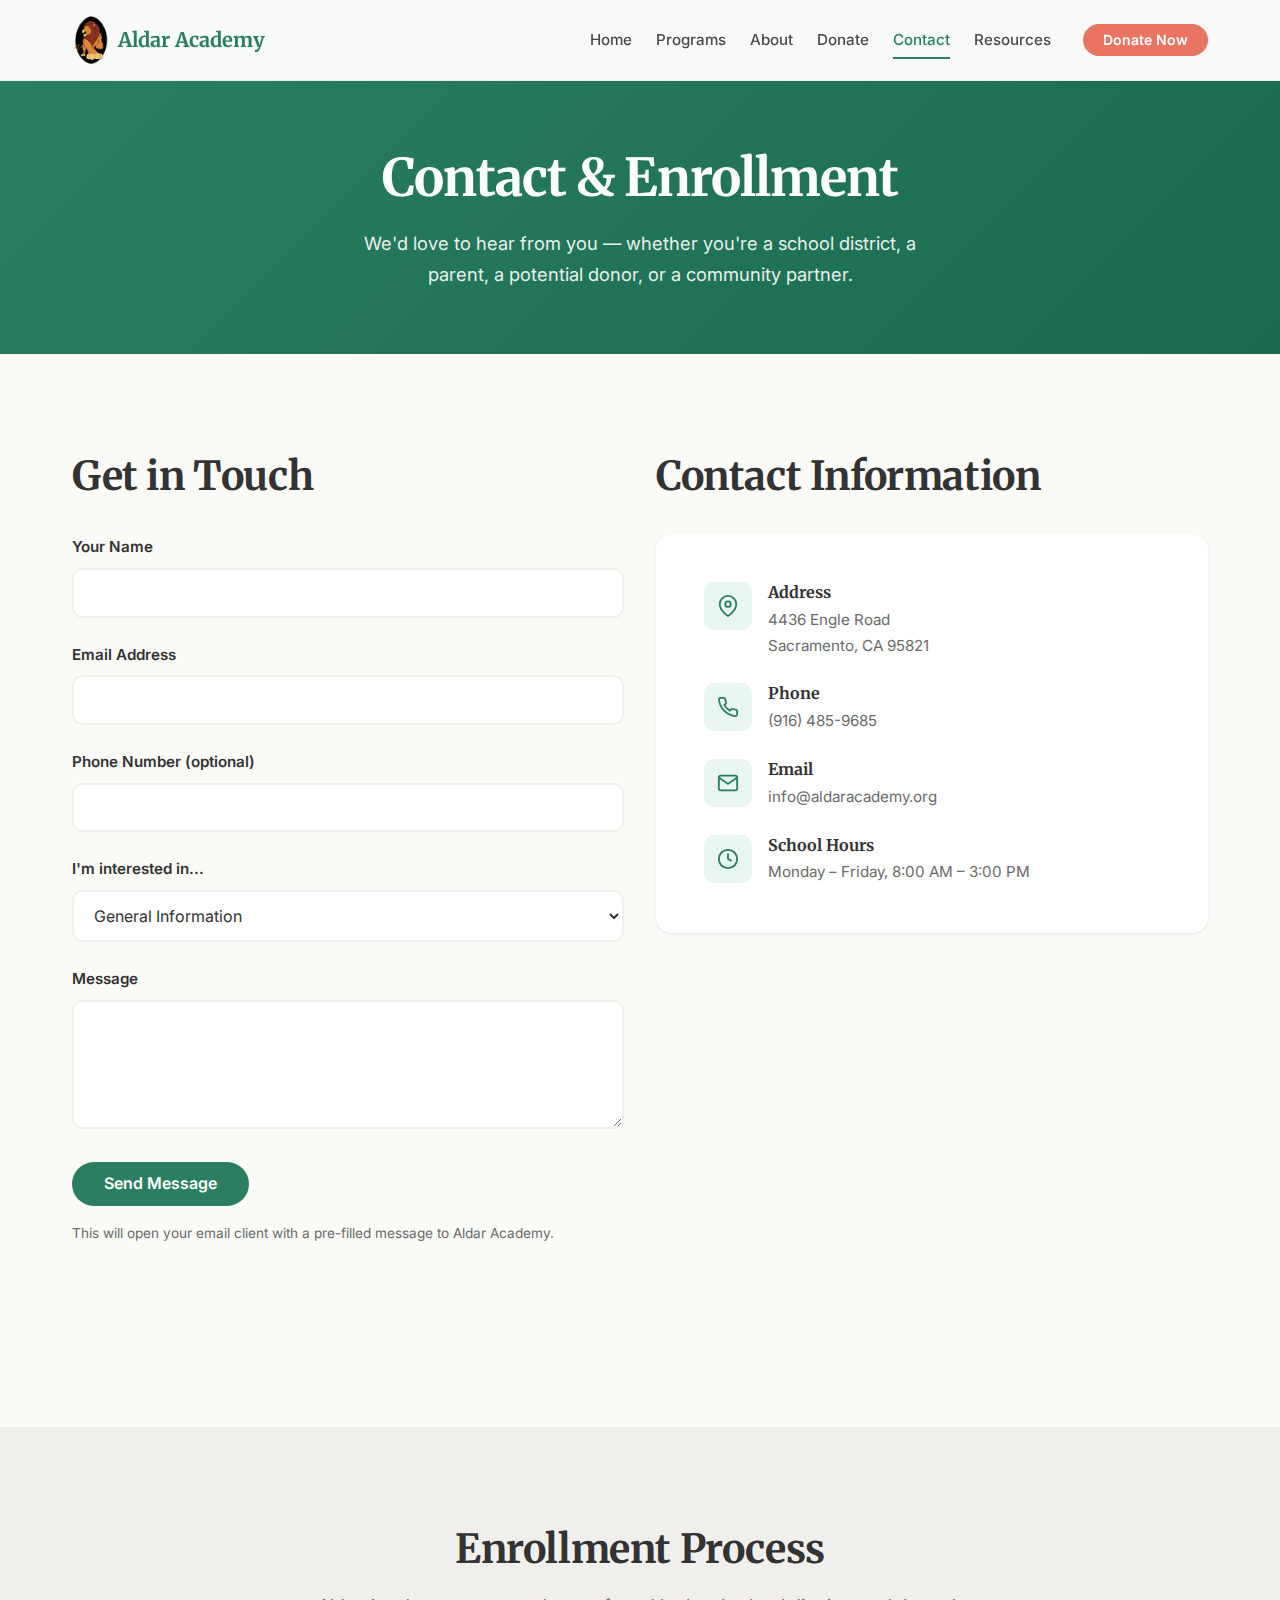
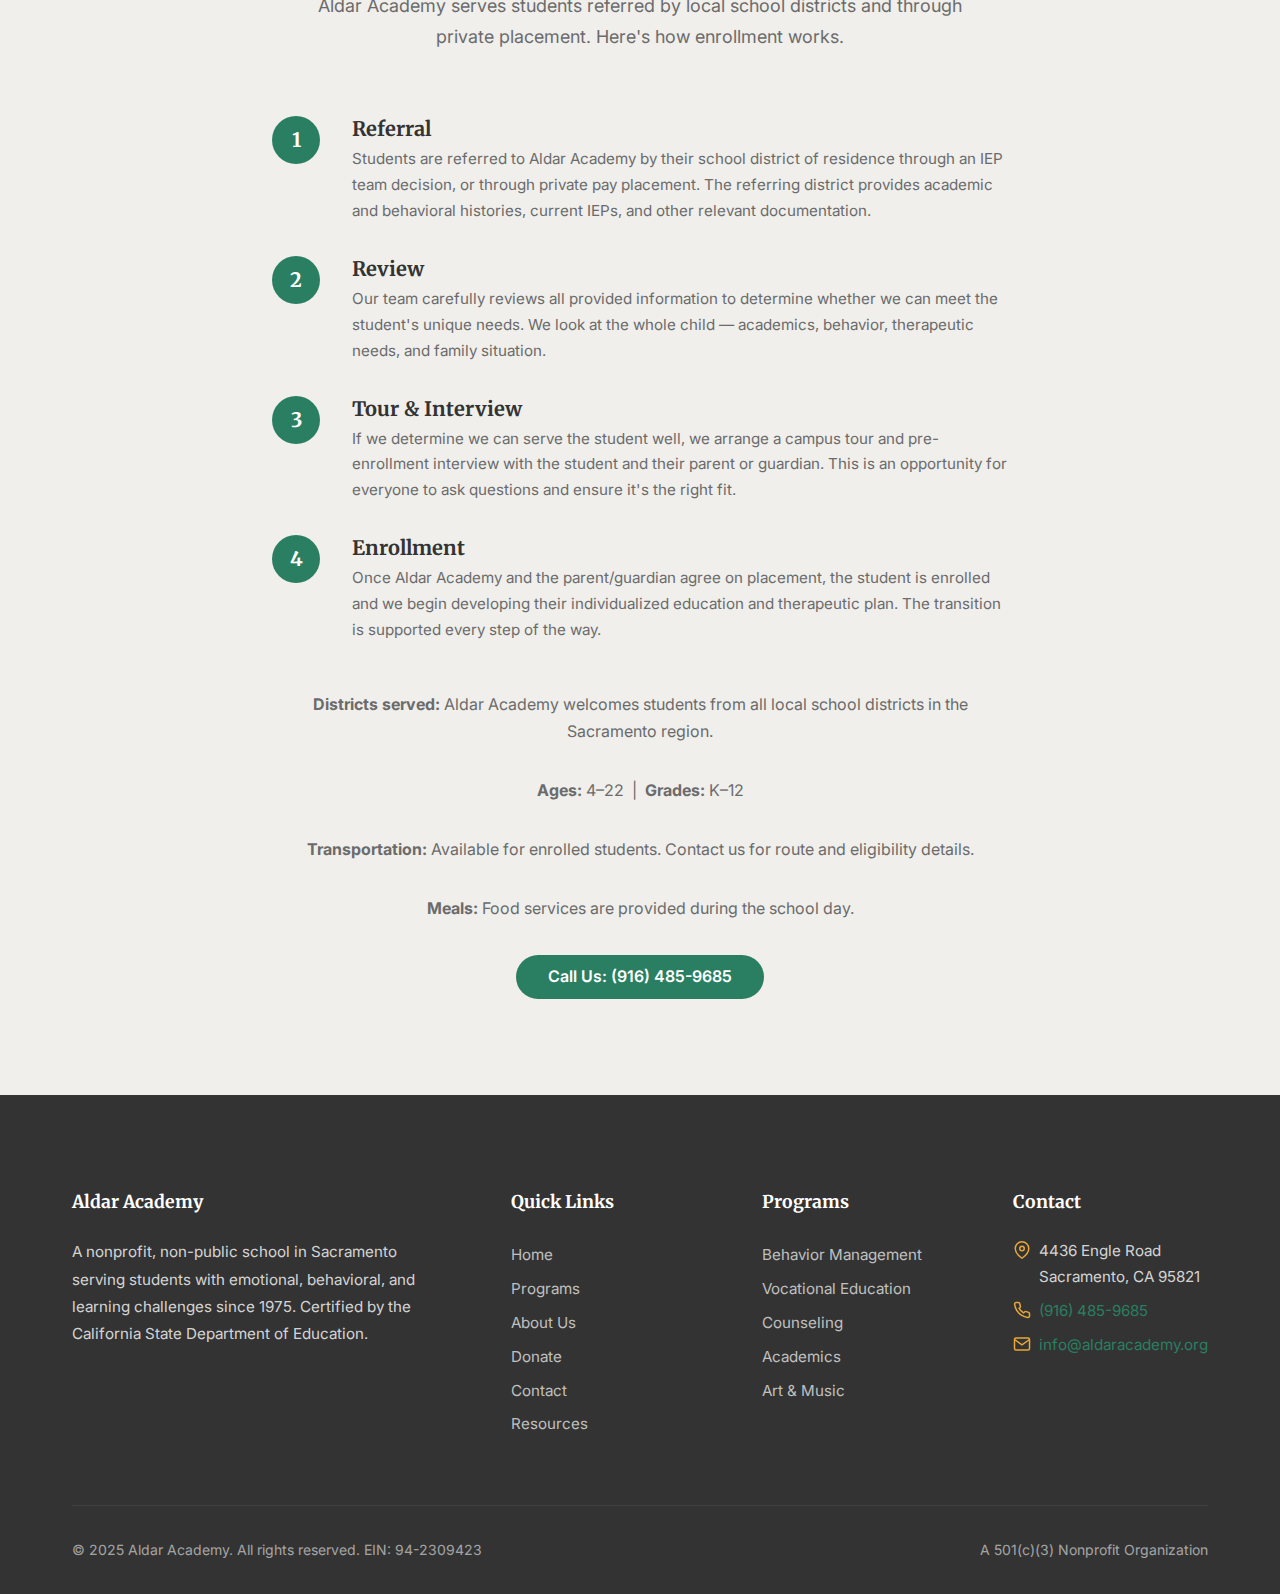
<file: contact.html>
<!DOCTYPE html>
<html lang="en">
<head>
  <meta charset="UTF-8">
  <meta name="viewport" content="width=device-width, initial-scale=1.0">
  <title>Contact &amp; Enrollment — Aldar Academy</title>
  <meta name="description" content="Contact Aldar Academy in Sacramento to learn about enrollment, programs, or how you can support our students. Call (916) 485-9685 or visit us at 4436 Engle Road.">
  <meta property="og:title" content="Contact & Enrollment — Aldar Academy">
  <meta property="og:description" content="Get in touch with Aldar Academy. Learn about enrollment, our programs, or how you can support our students.">
  <meta property="og:image" content="images/og-image.png">
  <link rel="icon" href="favicon.ico" type="image/x-icon">
  <link rel="preconnect" href="https://fonts.googleapis.com">
  <link rel="preconnect" href="https://fonts.gstatic.com" crossorigin>
  <link href="https://fonts.googleapis.com/css2?family=Inter:wght@400;500;600;700&family=Merriweather:wght@400;700&display=swap" rel="stylesheet">
  <link rel="stylesheet" href="css/styles.css">
</head>
<body>

  <!-- Header -->
  <header class="header" id="header">
    <div class="header__inner">
      <a href="index.html" class="header__logo">
        <img src="images/logo.gif" alt="Aldar Academy">
        <span>Aldar Academy</span>
      </a>
      <nav class="nav" id="nav">
        <a href="index.html" class="nav__link">Home</a>
        <a href="programs.html" class="nav__link">Programs</a>
        <a href="about.html" class="nav__link">About</a>
        <a href="donate.html" class="nav__link">Donate</a>
        <a href="contact.html" class="nav__link nav__link--active">Contact</a>
        <a href="resources.html" class="nav__link">Resources</a>
        <a href="donate.html" class="btn btn--accent btn--sm nav__donate">Donate Now</a>
      </nav>
      <button class="menu-toggle" id="menuToggle" aria-label="Open menu">
        <span class="menu-toggle__bar"></span>
        <span class="menu-toggle__bar"></span>
        <span class="menu-toggle__bar"></span>
      </button>
    </div>
    <div class="nav-overlay" id="navOverlay"></div>
  </header>

  <!-- Page Header -->
  <section class="page-header">
    <div class="container">
      <h1>Contact &amp; Enrollment</h1>
      <p>We'd love to hear from you — whether you're a school district, a parent, a potential donor, or a community partner.</p>
    </div>
  </section>

  <!-- Contact Section -->
  <section class="section">
    <div class="container">
      <div class="grid grid--2">

        <!-- Contact Form -->
        <div>
          <h2 class="mb-2">Get in Touch</h2>
          <form id="contactForm">
            <div class="form-group">
              <label for="name">Your Name</label>
              <input type="text" id="name" name="name" required>
            </div>
            <div class="form-group">
              <label for="email">Email Address</label>
              <input type="email" id="email" name="email" required>
            </div>
            <div class="form-group">
              <label for="phone">Phone Number (optional)</label>
              <input type="tel" id="phone" name="phone">
            </div>
            <div class="form-group">
              <label for="subject">I'm interested in...</label>
              <select id="subject" name="subject">
                <option value="General Information">General Information</option>
                <option value="Enrollment / Referral">Enrollment / Referral</option>
                <option value="Donating / Sponsorship">Donating / Sponsorship</option>
                <option value="Volunteering">Volunteering</option>
                <option value="Corporate Partnership">Corporate Partnership</option>
                <option value="Other">Other</option>
              </select>
            </div>
            <div class="form-group">
              <label for="message">Message</label>
              <textarea id="message" name="message" rows="5" required></textarea>
            </div>
            <button type="submit" class="btn btn--primary">Send Message</button>
            <p class="text-light mt-1" style="font-size: 0.85rem;">
              This will open your email client with a pre-filled message to Aldar Academy.
            </p>
          </form>
          <script>
            document.getElementById('contactForm').addEventListener('submit', function(e) {
              e.preventDefault();
              var name = document.getElementById('name').value;
              var email = document.getElementById('email').value;
              var phone = document.getElementById('phone').value;
              var subject = document.getElementById('subject').value;
              var message = document.getElementById('message').value;
              var body = 'Name: ' + name + '\nEmail: ' + email;
              if (phone) body += '\nPhone: ' + phone;
              body += '\n\n' + message;
              window.location.href = 'mailto:info@aldaracademy.org?subject=' +
                encodeURIComponent(subject + ' — Contact from Website') +
                '&body=' + encodeURIComponent(body);
            });
          </script>
        </div>

        <!-- Contact Info -->
        <div>
          <h2 class="mb-2">Contact Information</h2>
          <div class="contact-info-block mb-3">
            <div class="contact-info-item">
              <div class="contact-info-item__icon">
                <svg viewBox="0 0 24 24" fill="none" stroke="currentColor" stroke-width="2"><path d="M21 10c0 7-9 13-9 13s-9-6-9-13a9 9 0 0 1 18 0z"/><circle cx="12" cy="10" r="3"/></svg>
              </div>
              <div>
                <h4>Address</h4>
                <p>4436 Engle Road<br>Sacramento, CA 95821</p>
              </div>
            </div>
            <div class="contact-info-item">
              <div class="contact-info-item__icon">
                <svg viewBox="0 0 24 24" fill="none" stroke="currentColor" stroke-width="2"><path d="M22 16.92v3a2 2 0 0 1-2.18 2 19.79 19.79 0 0 1-8.63-3.07 19.5 19.5 0 0 1-6-6 19.79 19.79 0 0 1-3.07-8.67A2 2 0 0 1 4.11 2h3a2 2 0 0 1 2 1.72c.127.96.361 1.903.7 2.81a2 2 0 0 1-.45 2.11L8.09 9.91a16 16 0 0 0 6 6l1.27-1.27a2 2 0 0 1 2.11-.45c.907.339 1.85.573 2.81.7A2 2 0 0 1 22 16.92z"/></svg>
              </div>
              <div>
                <h4>Phone</h4>
                <a href="tel:9164859685">(916) 485-9685</a>
              </div>
            </div>
            <div class="contact-info-item">
              <div class="contact-info-item__icon">
                <svg viewBox="0 0 24 24" fill="none" stroke="currentColor" stroke-width="2"><path d="M4 4h16c1.1 0 2 .9 2 2v12c0 1.1-.9 2-2 2H4c-1.1 0-2-.9-2-2V6c0-1.1.9-2 2-2z"/><polyline points="22,6 12,13 2,6"/></svg>
              </div>
              <div>
                <h4>Email</h4>
                <a href="mailto:info@aldaracademy.org">info@aldaracademy.org</a>
              </div>
            </div>
            <div class="contact-info-item">
              <div class="contact-info-item__icon">
                <svg viewBox="0 0 24 24" fill="none" stroke="currentColor" stroke-width="2"><circle cx="12" cy="12" r="10"/><path d="M12 6v6l4 2"/></svg>
              </div>
              <div>
                <h4>School Hours</h4>
                <p>Monday – Friday, 8:00 AM – 3:00 PM</p>
              </div>
            </div>
          </div>

          <!-- Map -->
          <div style="border-radius: var(--radius-lg); overflow: hidden; height: 350px;">
            <iframe
              src="https://www.google.com/maps/embed?pb=!1m18!1m12!1m3!1d3118.8!2d-121.409!3d38.6105!2m3!1f0!2f0!3f0!3m2!1i1024!2i768!4f13.1!3m3!1m2!1s0x809adb3a5d2e9b7b%3A0x4e5f2b9c3a8d1234!2s4436+Engle+Rd%2C+Sacramento%2C+CA+95821!5e0!3m2!1sen!2sus!4v1700000000000!5m2!1sen!2sus"
              width="100%"
              height="350"
              style="border:0;"
              allowfullscreen=""
              loading="lazy"
              referrerpolicy="no-referrer-when-downgrade"
              title="Aldar Academy location on Google Maps">
            </iframe>
          </div>
        </div>

      </div>
    </div>
  </section>

  <!-- Enrollment -->
  <section class="section section--gray" id="enrollment">
    <div class="container container--narrow">
      <div class="section__header">
        <h2>Enrollment Process</h2>
        <p>Aldar Academy serves students referred by local school districts and through private placement. Here's how enrollment works.</p>
      </div>

      <div class="enrollment-steps">
        <div class="enrollment-step">
          <div class="enrollment-step__number">1</div>
          <div class="enrollment-step__content">
            <h4>Referral</h4>
            <p>Students are referred to Aldar Academy by their school district of residence through an IEP team decision, or through private pay placement. The referring district provides academic and behavioral histories, current IEPs, and other relevant documentation.</p>
          </div>
        </div>
        <div class="enrollment-step">
          <div class="enrollment-step__number">2</div>
          <div class="enrollment-step__content">
            <h4>Review</h4>
            <p>Our team carefully reviews all provided information to determine whether we can meet the student's unique needs. We look at the whole child — academics, behavior, therapeutic needs, and family situation.</p>
          </div>
        </div>
        <div class="enrollment-step">
          <div class="enrollment-step__number">3</div>
          <div class="enrollment-step__content">
            <h4>Tour &amp; Interview</h4>
            <p>If we determine we can serve the student well, we arrange a campus tour and pre-enrollment interview with the student and their parent or guardian. This is an opportunity for everyone to ask questions and ensure it's the right fit.</p>
          </div>
        </div>
        <div class="enrollment-step">
          <div class="enrollment-step__number">4</div>
          <div class="enrollment-step__content">
            <h4>Enrollment</h4>
            <p>Once Aldar Academy and the parent/guardian agree on placement, the student is enrolled and we begin developing their individualized education and therapeutic plan. The transition is supported every step of the way.</p>
          </div>
        </div>
      </div>

      <div class="text-center mt-3">
        <p class="text-light mb-2">
          <strong>Districts served:</strong> Aldar Academy welcomes students from all local school districts in the Sacramento region.
        </p>
        <p class="text-light mb-2">
          <strong>Ages:</strong> 4–22 &nbsp;|&nbsp; <strong>Grades:</strong> K–12
        </p>
        <p class="text-light mb-2">
          <strong>Transportation:</strong> Available for enrolled students. Contact us for route and eligibility details.
        </p>
        <p class="text-light mb-2">
          <strong>Meals:</strong> Food services are provided during the school day.
        </p>
        <a href="tel:9164859685" class="btn btn--primary">Call Us: (916) 485-9685</a>
      </div>
    </div>
  </section>

  <!-- Footer -->
  <footer class="footer">
    <div class="container">
      <div class="footer__grid">
        <div class="footer__about">
          <h4>Aldar Academy</h4>
          <p>A nonprofit, non-public school in Sacramento serving students with emotional, behavioral, and learning challenges since 1975. Certified by the California State Department of Education.</p>
        </div>
        <div class="footer__links">
          <h4>Quick Links</h4>
          <a href="index.html">Home</a>
          <a href="programs.html">Programs</a>
          <a href="about.html">About Us</a>
          <a href="donate.html">Donate</a>
          <a href="contact.html">Contact</a>
          <a href="resources.html">Resources</a>
        </div>
        <div class="footer__links">
          <h4>Programs</h4>
          <a href="programs.html#behavior">Behavior Management</a>
          <a href="programs.html#vocational">Vocational Education</a>
          <a href="programs.html#counseling">Counseling</a>
          <a href="programs.html#academics">Academics</a>
          <a href="programs.html#arts">Art &amp; Music</a>
        </div>
        <div>
          <h4>Contact</h4>
          <div class="footer__contact-item">
            <svg width="18" height="18" viewBox="0 0 24 24" fill="none" stroke="currentColor" stroke-width="2"><path d="M21 10c0 7-9 13-9 13s-9-6-9-13a9 9 0 0 1 18 0z"/><circle cx="12" cy="10" r="3"/></svg>
            <span>4436 Engle Road<br>Sacramento, CA 95821</span>
          </div>
          <div class="footer__contact-item">
            <svg width="18" height="18" viewBox="0 0 24 24" fill="none" stroke="currentColor" stroke-width="2"><path d="M22 16.92v3a2 2 0 0 1-2.18 2 19.79 19.79 0 0 1-8.63-3.07 19.5 19.5 0 0 1-6-6 19.79 19.79 0 0 1-3.07-8.67A2 2 0 0 1 4.11 2h3a2 2 0 0 1 2 1.72c.127.96.361 1.903.7 2.81a2 2 0 0 1-.45 2.11L8.09 9.91a16 16 0 0 0 6 6l1.27-1.27a2 2 0 0 1 2.11-.45c.907.339 1.85.573 2.81.7A2 2 0 0 1 22 16.92z"/></svg>
            <a href="tel:9164859685">(916) 485-9685</a>
          </div>
          <div class="footer__contact-item">
            <svg width="18" height="18" viewBox="0 0 24 24" fill="none" stroke="currentColor" stroke-width="2"><path d="M4 4h16c1.1 0 2 .9 2 2v12c0 1.1-.9 2-2 2H4c-1.1 0-2-.9-2-2V6c0-1.1.9-2 2-2z"/><polyline points="22,6 12,13 2,6"/></svg>
            <a href="mailto:info@aldaracademy.org">info@aldaracademy.org</a>
          </div>
        </div>
      </div>
      <div class="footer__bottom">
        <span>&copy; 2025 Aldar Academy. All rights reserved. EIN: 94-2309423</span>
        <span>A 501(c)(3) Nonprofit Organization</span>
      </div>
    </div>
  </footer>

  <script src="js/main.js"></script>
</body>
</html>
</file>
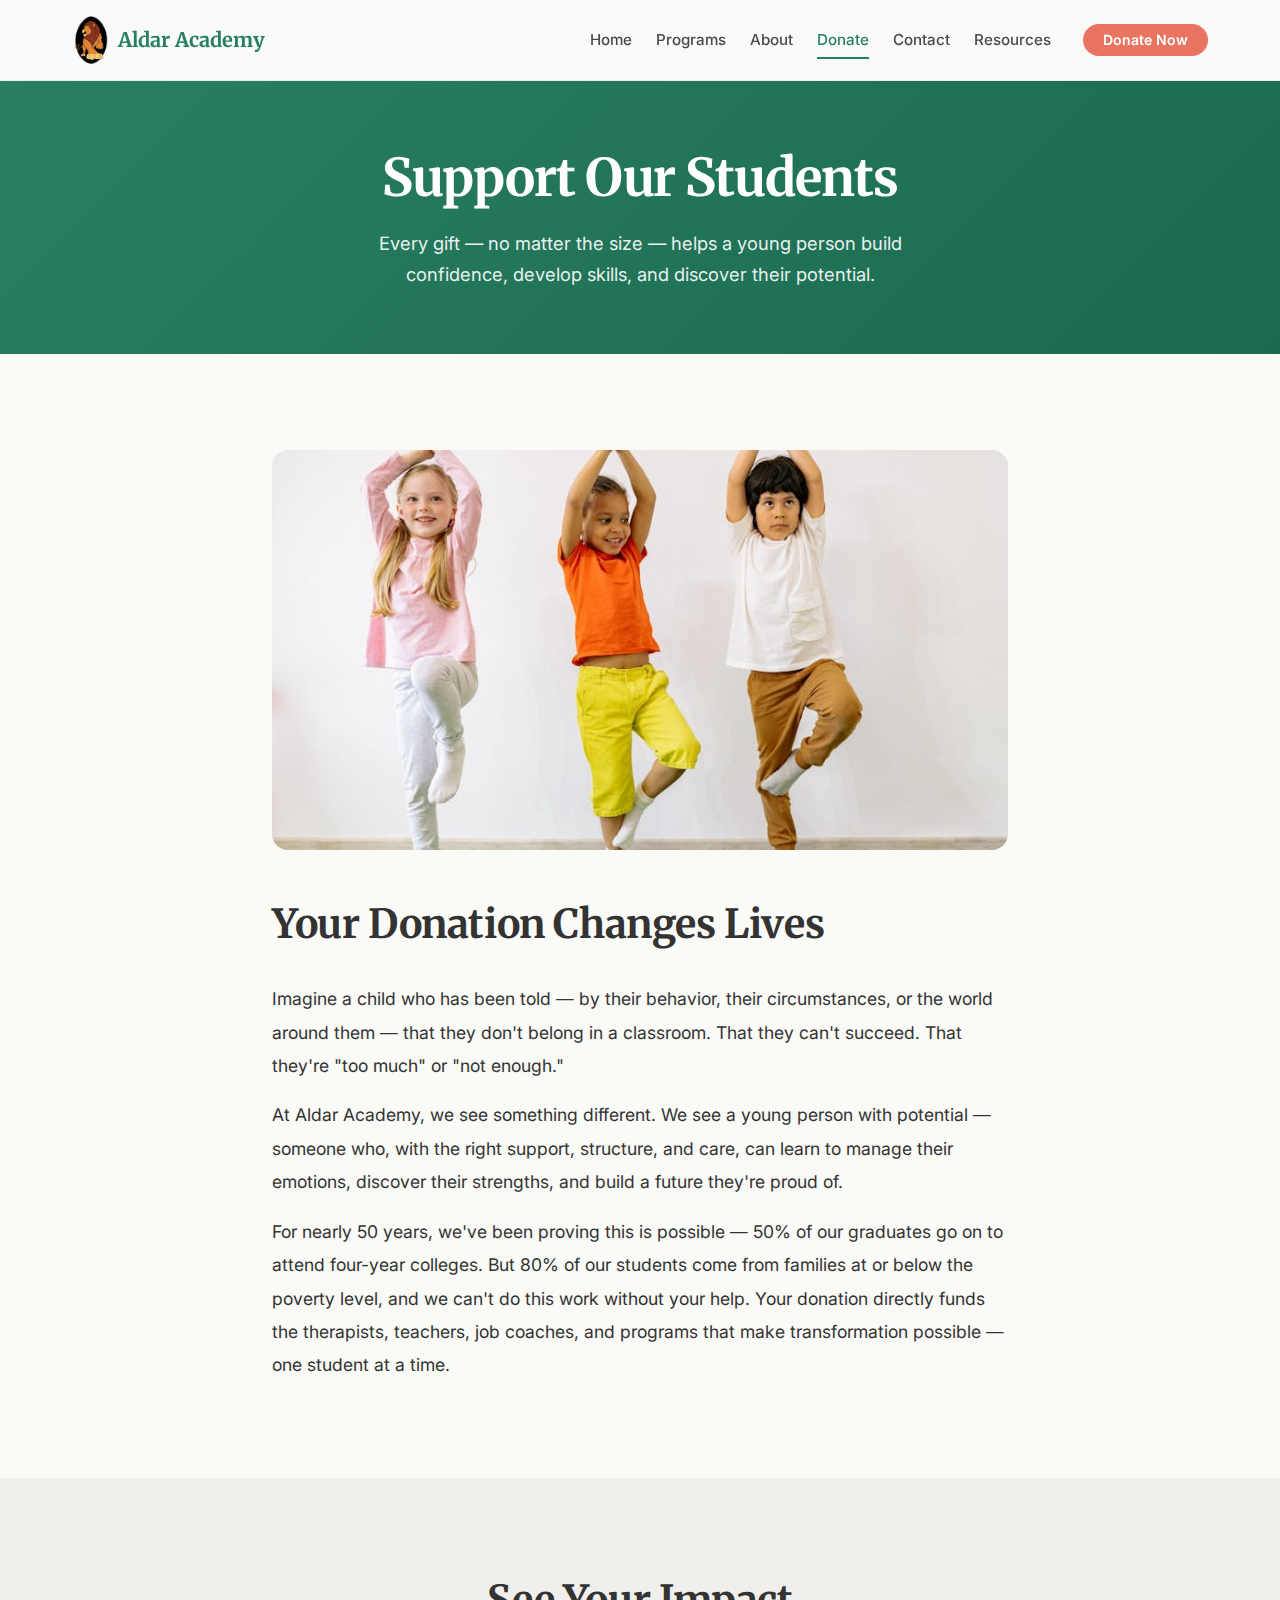
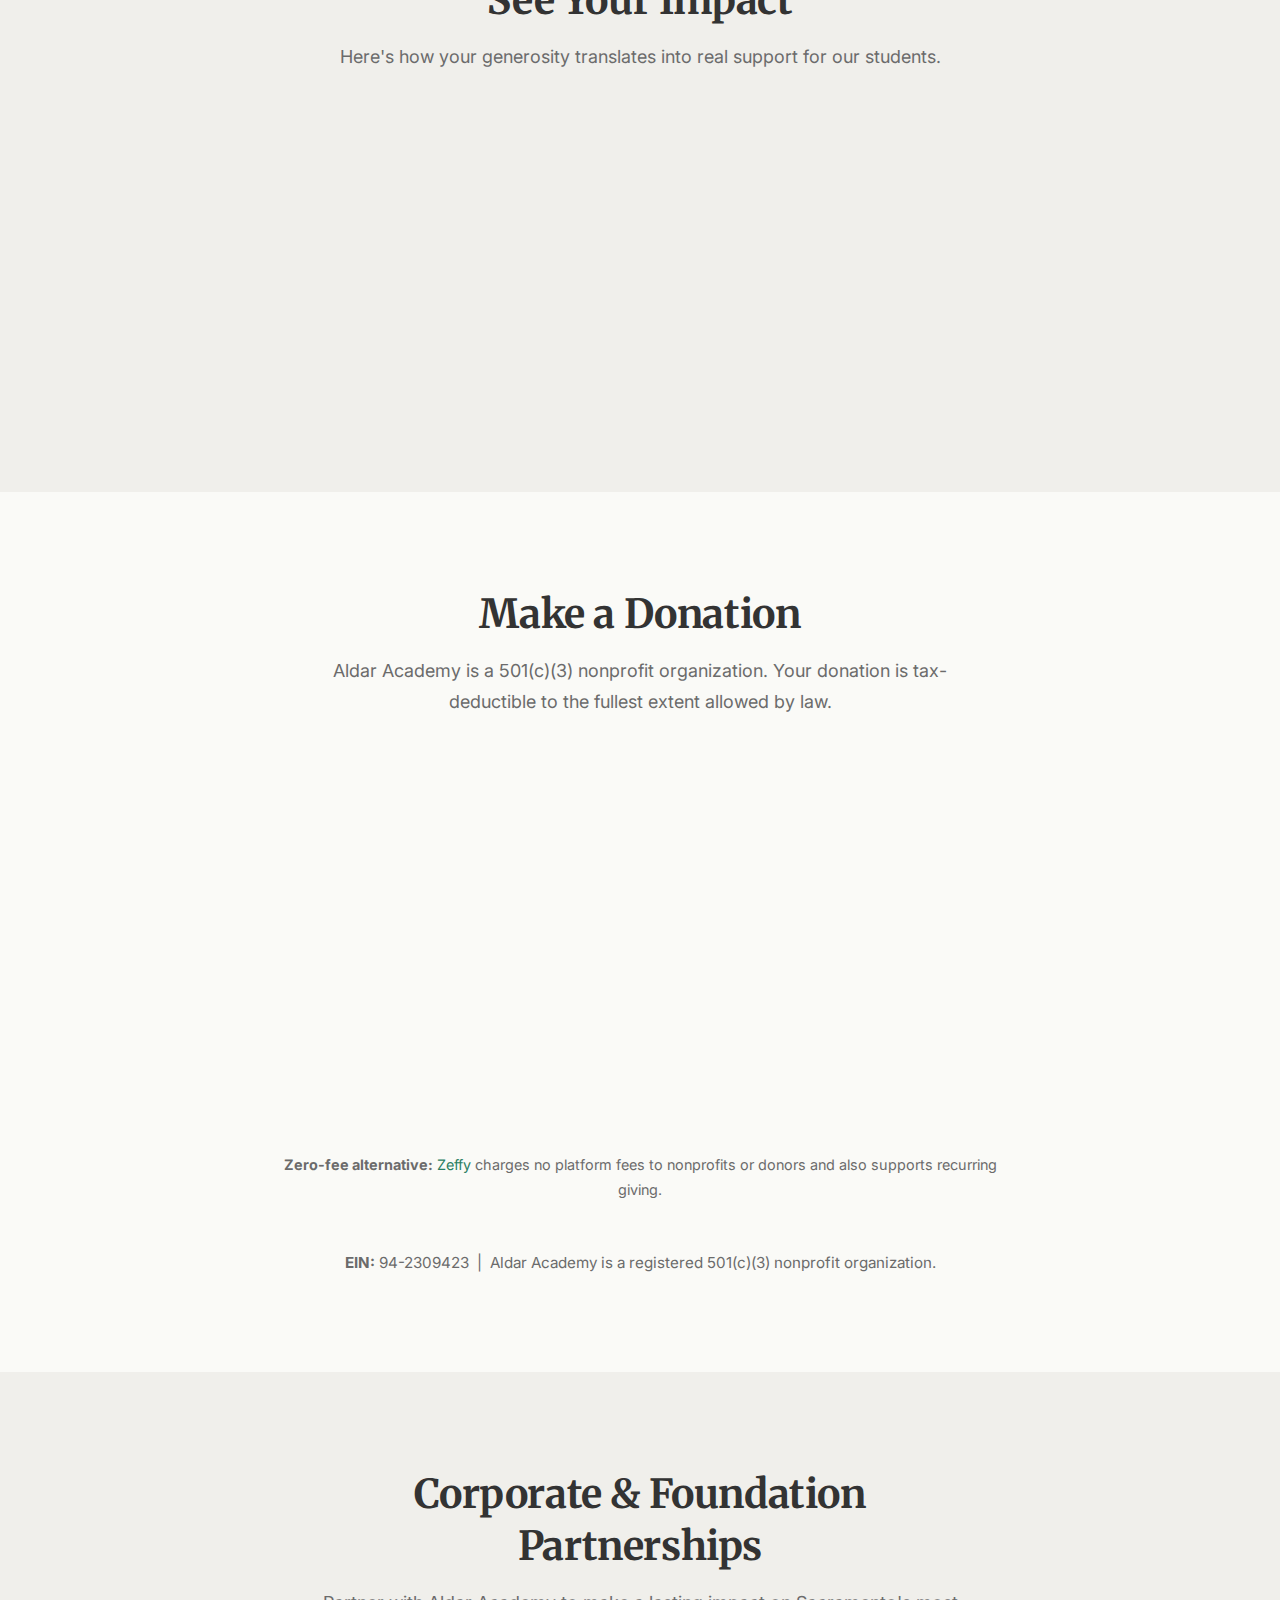
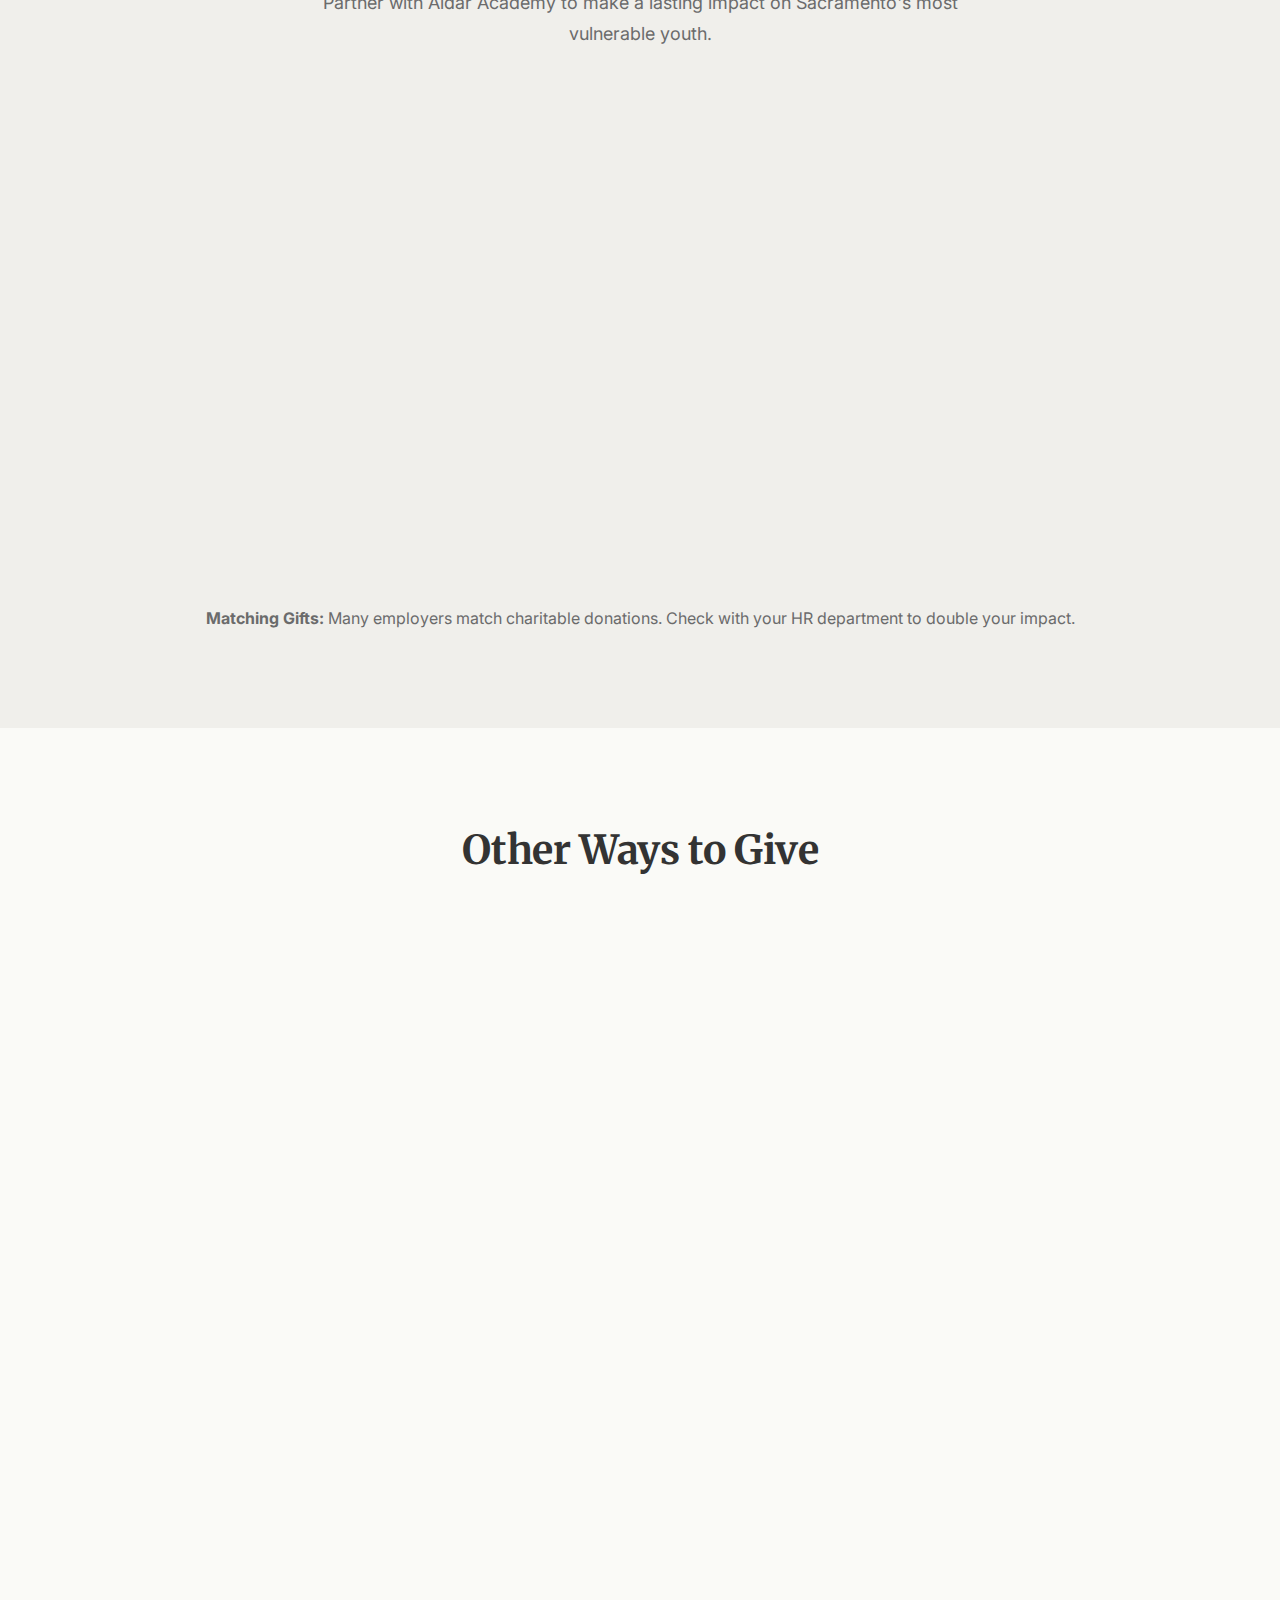
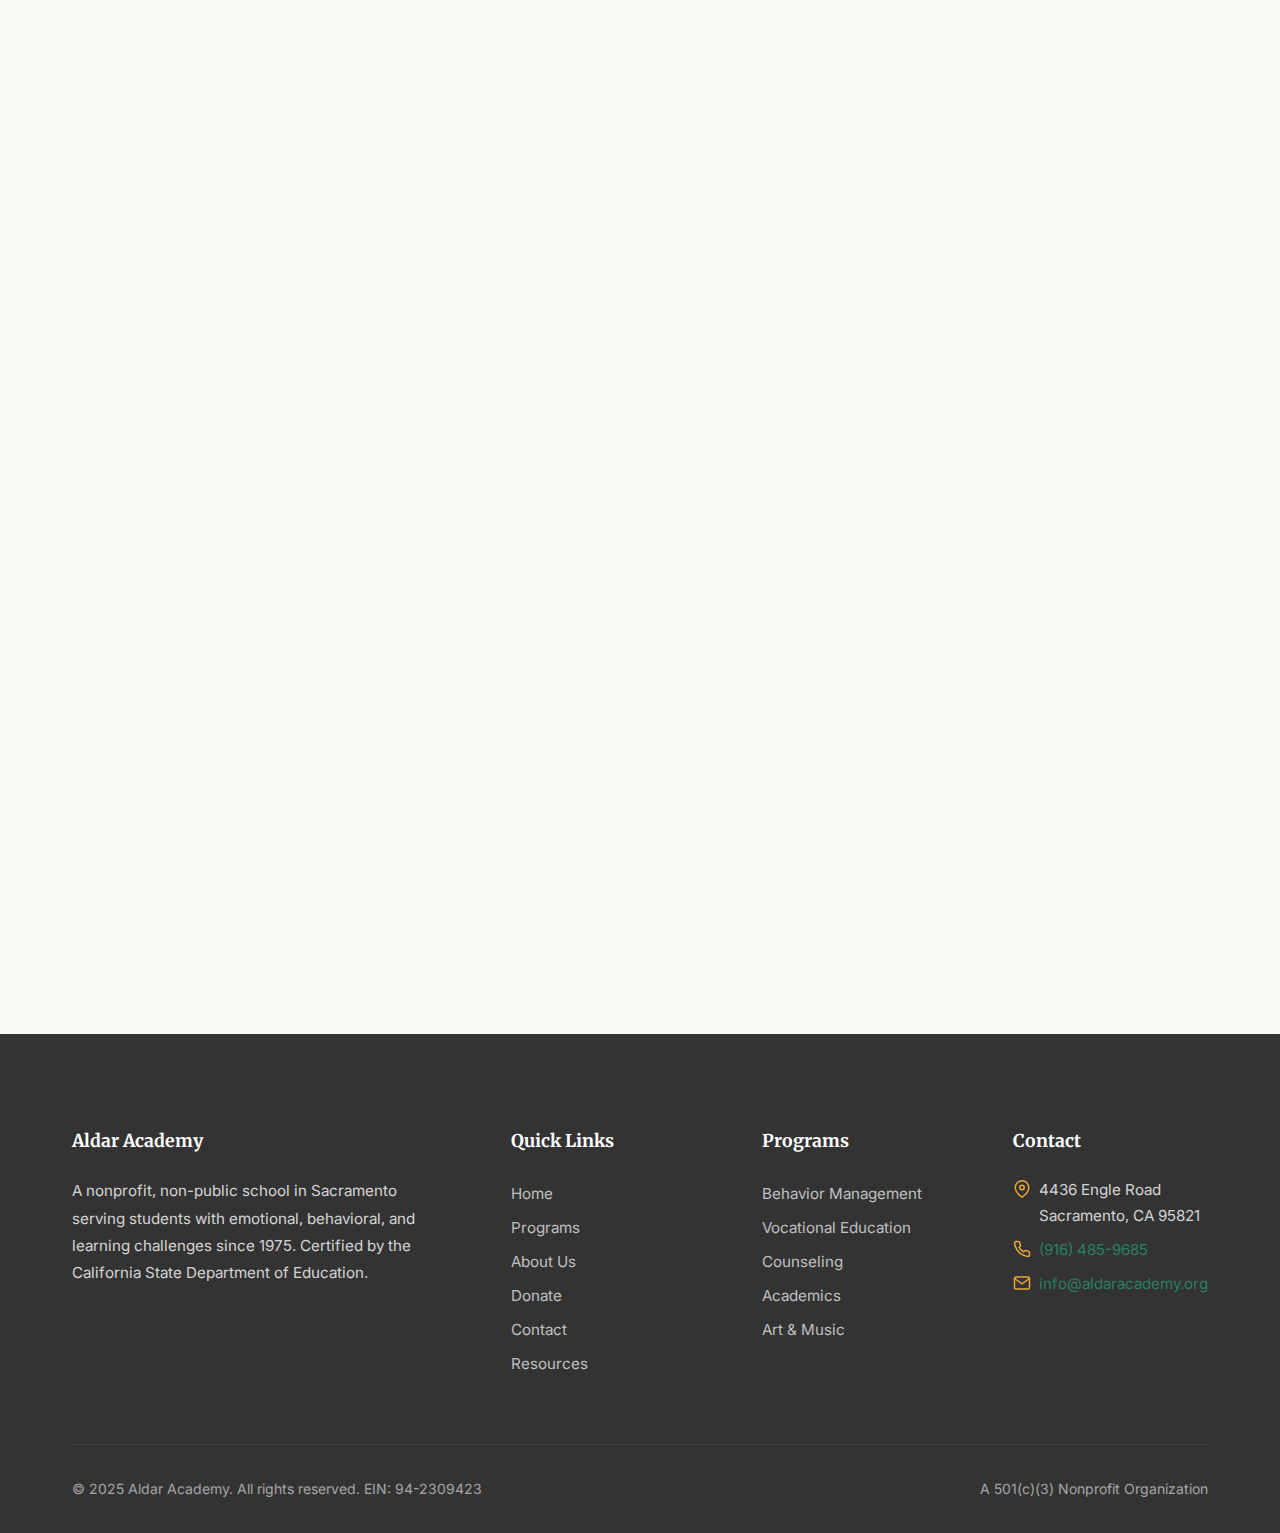
<file: donate.html>
<!DOCTYPE html>
<html lang="en">
<head>
  <meta charset="UTF-8">
  <meta name="viewport" content="width=device-width, initial-scale=1.0">
  <title>Donate — Support Aldar Academy Students</title>
  <meta name="description" content="Your donation to Aldar Academy helps students with emotional and behavioral challenges receive the education, therapy, and support they need to thrive.">
  <meta property="og:title" content="Donate — Support Aldar Academy Students">
  <meta property="og:description" content="Help transform young lives. Every donation directly supports programs for students with emotional and behavioral challenges.">
  <meta property="og:image" content="images/og-image.png">
  <link rel="icon" href="favicon.ico" type="image/x-icon">
  <link rel="preconnect" href="https://fonts.googleapis.com">
  <link rel="preconnect" href="https://fonts.gstatic.com" crossorigin>
  <link href="https://fonts.googleapis.com/css2?family=Inter:wght@400;500;600;700&family=Merriweather:wght@400;700&display=swap" rel="stylesheet">
  <link rel="stylesheet" href="css/styles.css">
</head>
<body>

  <!-- Header -->
  <header class="header" id="header">
    <div class="header__inner">
      <a href="index.html" class="header__logo">
        <img src="images/logo.gif" alt="Aldar Academy">
        <span>Aldar Academy</span>
      </a>
      <nav class="nav" id="nav">
        <a href="index.html" class="nav__link">Home</a>
        <a href="programs.html" class="nav__link">Programs</a>
        <a href="about.html" class="nav__link">About</a>
        <a href="donate.html" class="nav__link nav__link--active">Donate</a>
        <a href="contact.html" class="nav__link">Contact</a>
        <a href="resources.html" class="nav__link">Resources</a>
        <a href="donate.html" class="btn btn--accent btn--sm nav__donate">Donate Now</a>
      </nav>
      <button class="menu-toggle" id="menuToggle" aria-label="Open menu">
        <span class="menu-toggle__bar"></span>
        <span class="menu-toggle__bar"></span>
        <span class="menu-toggle__bar"></span>
      </button>
    </div>
    <div class="nav-overlay" id="navOverlay"></div>
  </header>

  <!-- Page Header -->
  <section class="page-header">
    <div class="container">
      <h1>Support Our Students</h1>
      <p>Every gift — no matter the size — helps a young person build confidence, develop skills, and discover their potential.</p>
    </div>
  </section>

  <!-- Emotional Appeal -->
  <section class="section">
    <div class="container container--narrow">
      <img src="images/student-success.jpg" alt="Student smiling with a sense of accomplishment" style="width: 100%; border-radius: var(--radius-lg); margin-bottom: var(--space-2xl); max-height: 400px; object-fit: cover;">
      <h2 class="mb-2">Your Donation Changes Lives</h2>
      <p style="font-size: 1.1rem; line-height: 1.9;">
        Imagine a child who has been told — by their behavior, their circumstances, or the world around them — that they don't belong in a classroom. That they can't succeed. That they're "too much" or "not enough."
      </p>
      <p style="font-size: 1.1rem; line-height: 1.9;">
        At Aldar Academy, we see something different. We see a young person with potential — someone who, with the right support, structure, and care, can learn to manage their emotions, discover their strengths, and build a future they're proud of.
      </p>
      <p style="font-size: 1.1rem; line-height: 1.9;">
        For nearly 50 years, we've been proving this is possible — 50% of our graduates go on to attend four-year colleges. But 80% of our students come from families at or below the poverty level, and we can't do this work without your help. Your donation directly funds the therapists, teachers, job coaches, and programs that make transformation possible — one student at a time.
      </p>
    </div>
  </section>

  <!-- Donation Amounts -->
  <section class="section section--gray">
    <div class="container">
      <div class="section__header">
        <h2>See Your Impact</h2>
        <p>Here's how your generosity translates into real support for our students.</p>
      </div>
      <div class="grid grid--4">
        <div class="donate-amount">
          <div class="donate-amount__value">$25</div>
          <p class="donate-amount__impact">Provides art supplies for a student for one month</p>
        </div>
        <div class="donate-amount">
          <div class="donate-amount__value">$50</div>
          <p class="donate-amount__impact">Funds a week of social skills curriculum materials</p>
        </div>
        <div class="donate-amount">
          <div class="donate-amount__value">$150</div>
          <p class="donate-amount__impact">Sponsors a student's participation in a community work experience</p>
        </div>
        <div class="donate-amount">
          <div class="donate-amount__value">$500</div>
          <p class="donate-amount__impact">Supports a month of vocational training for one student</p>
        </div>
      </div>
    </div>
  </section>

  <!-- Donate Now / PayPal -->
  <section class="section" id="give">
    <div class="container container--narrow">
      <div class="section__header">
        <h2>Make a Donation</h2>
        <p>Aldar Academy is a 501(c)(3) nonprofit organization. Your donation is tax-deductible to the fullest extent allowed by law.</p>
      </div>

      <!-- Donation Options -->
      <div class="grid grid--2">
        <div class="card" style="text-align: center; border: 2px solid var(--color-primary);">
          <h3 class="card__title" style="color: var(--color-primary);">One-Time Gift</h3>
          <p class="card__text mb-2">Make a single donation of any amount to support our students and programs.</p>

          <!-- ============================================================
               PAYPAL ONE-TIME DONATION BUTTON
               Replace this entire comment block with your PayPal button HTML.
               To create your button:
               1. Go to https://www.paypal.com/donate/buttons
               2. Log in to your PayPal Business account
               3. Choose "One-time" donation type
               4. Customize amounts, add your logo
               5. Copy the generated HTML and paste it here
               ============================================================ -->
          <a href="mailto:info@aldaracademy.org?subject=Donation%20Inquiry" class="btn btn--primary">Donate Now</a>
          <!-- Remove the mailto link above once you paste your PayPal button -->

        </div>
        <div class="card" style="text-align: center; border: 2px solid var(--color-secondary); background: var(--color-secondary-light);">
          <h3 class="card__title" style="color: var(--color-secondary-dark);">Monthly Giving</h3>
          <p class="card__text mb-2">Become a sustaining supporter with an automatic monthly donation. Recurring gifts provide the stable funding our programs depend on.</p>

          <!-- ============================================================
               PAYPAL MONTHLY/RECURRING DONATION BUTTON
               Replace this entire comment block with your PayPal button HTML.
               To create your button:
               1. Go to https://www.paypal.com/donate/buttons
               2. Log in to your PayPal Business account
               3. Choose "Recurring" donation type / enable monthly giving
               4. Set suggested monthly amounts
               5. Copy the generated HTML and paste it here
               ============================================================ -->
          <a href="mailto:info@aldaracademy.org?subject=Monthly%20Giving%20Inquiry" class="btn btn--secondary">Give Monthly</a>
          <!-- Remove the mailto link above once you paste your PayPal button -->

        </div>
      </div>

      <p class="text-center mt-2" style="font-size: 0.9rem; color: var(--color-text-light);">
        <strong>Zero-fee alternative:</strong> <a href="https://www.zeffy.com" target="_blank" rel="noopener">Zeffy</a> charges no platform fees to nonprofits or donors and also supports recurring giving.
      </p>

      <p class="text-center mt-3" style="font-size: 0.95rem; color: var(--color-text-light);">
        <strong>EIN:</strong> 94-2309423 &nbsp;|&nbsp; Aldar Academy is a registered 501(c)(3) nonprofit organization.
      </p>
    </div>
  </section>

  <!-- Corporate Giving -->
  <section class="section section--gray">
    <div class="container">
      <div class="section__header">
        <h2>Corporate &amp; Foundation Partnerships</h2>
        <p>Partner with Aldar Academy to make a lasting impact on Sacramento's most vulnerable youth.</p>
      </div>
      <div class="grid grid--3">
        <div class="tier">
          <h3 class="tier__name">Community Partner</h3>
          <p class="tier__amount">$1,000 – $4,999</p>
          <ul class="tier__benefits">
            <li>Recognition on our website</li>
            <li>Annual impact report</li>
            <li>Invitation to school events</li>
          </ul>
          <a href="contact.html" class="btn btn--outline-primary btn--sm">Get in Touch</a>
        </div>
        <div class="tier tier--featured">
          <h3 class="tier__name">Program Sponsor</h3>
          <p class="tier__amount">$5,000 – $14,999</p>
          <ul class="tier__benefits">
            <li>All Community Partner benefits</li>
            <li>Named sponsorship of a program</li>
            <li>Campus tour and student showcase</li>
            <li>Quarterly progress updates</li>
          </ul>
          <a href="contact.html" class="btn btn--primary btn--sm">Get in Touch</a>
        </div>
        <div class="tier">
          <h3 class="tier__name">Champion</h3>
          <p class="tier__amount">$15,000+</p>
          <ul class="tier__benefits">
            <li>All Program Sponsor benefits</li>
            <li>Advisory council participation</li>
            <li>Employee volunteer days</li>
            <li>Custom partnership opportunities</li>
          </ul>
          <a href="contact.html" class="btn btn--outline-primary btn--sm">Get in Touch</a>
        </div>
      </div>
      <div class="text-center mt-3">
        <p class="text-light">
          <strong>Matching Gifts:</strong> Many employers match charitable donations. Check with your HR department to double your impact.
        </p>
      </div>
    </div>
  </section>

  <!-- Other Ways to Give -->
  <section class="section">
    <div class="container container--narrow">
      <h2 class="text-center mb-3">Other Ways to Give</h2>
      <div class="grid grid--2">
        <div class="card">
          <div class="card__icon" style="background: var(--color-secondary-light); color: var(--color-secondary-dark);">
            <svg viewBox="0 0 24 24" fill="none" stroke="currentColor" stroke-width="2" stroke-linecap="round" stroke-linejoin="round"><path d="M22 16.92v3a2 2 0 0 1-2.18 2 19.79 19.79 0 0 1-8.63-3.07 19.5 19.5 0 0 1-6-6 19.79 19.79 0 0 1-3.07-8.67A2 2 0 0 1 4.11 2h3a2 2 0 0 1 2 1.72c.127.96.361 1.903.7 2.81a2 2 0 0 1-.45 2.11L8.09 9.91a16 16 0 0 0 6 6l1.27-1.27a2 2 0 0 1 2.11-.45c.907.339 1.85.573 2.81.7A2 2 0 0 1 22 16.92z"/></svg>
          </div>
          <h3 class="card__title">Donate by Phone</h3>
          <p class="card__text">
            Call our donation hotline to make a gift over the phone:
            <br><br>
            <strong style="font-size: 1.25rem;"><a href="tel:8887366283">888-7-DONATE</a></strong><br>
            <span style="font-size: 0.85rem;">(888-736-6283)</span>
          </p>
        </div>
        <div class="card">
          <div class="card__icon" style="background: var(--color-accent-light); color: var(--color-accent);">
            <svg viewBox="0 0 24 24" fill="none" stroke="currentColor" stroke-width="2" stroke-linecap="round" stroke-linejoin="round"><path d="M4 4h16c1.1 0 2 .9 2 2v12c0 1.1-.9 2-2 2H4c-1.1 0-2-.9-2-2V6c0-1.1.9-2 2-2z"/><polyline points="22,6 12,13 2,6"/></svg>
          </div>
          <h3 class="card__title">Mail a Check</h3>
          <p class="card__text">
            Make checks payable to <strong>Aldar Academy</strong> and mail to:
            <br><br>
            Aldar Academy<br>
            4436 Engle Road<br>
            Sacramento, CA 95821
          </p>
        </div>
        <div class="card">
          <div class="card__icon">
            <svg viewBox="0 0 24 24" fill="none" stroke="currentColor" stroke-width="2" stroke-linecap="round" stroke-linejoin="round"><rect x="1" y="3" width="15" height="13"/><polygon points="16 8 20 8 23 11 23 16 16 16 16 8"/><circle cx="5.5" cy="18.5" r="2.5"/><circle cx="18.5" cy="18.5" r="2.5"/></svg>
          </div>
          <h3 class="card__title">Donate Your Vehicle</h3>
          <p class="card__text">
            Have a car, truck, or boat you no longer need? Donate your vehicle to Aldar Academy — it's tax-deductible and supports our students. <a href="contact.html">Contact us</a> for details.
          </p>
        </div>
        <div class="card">
          <div class="card__icon" style="background: var(--color-secondary-light); color: var(--color-secondary-dark);">
            <svg viewBox="0 0 24 24" fill="none" stroke="currentColor" stroke-width="2" stroke-linecap="round" stroke-linejoin="round"><path d="M6 2L3 6v14a2 2 0 0 0 2 2h14a2 2 0 0 0 2-2V6l-3-4z"/><line x1="3" y1="6" x2="21" y2="6"/><path d="M16 10a4 4 0 0 1-8 0"/></svg>
          </div>
          <h3 class="card__title">eScrip</h3>
          <p class="card__text">
            Support Aldar Academy every time you shop. Through eScrip, participating merchants like Safeway and Macy's contribute a percentage of your purchases to our school — at no extra cost to you.
          </p>
        </div>
        <div class="card">
          <div class="card__icon" style="background: var(--color-accent-light); color: var(--color-accent);">
            <svg viewBox="0 0 24 24" fill="none" stroke="currentColor" stroke-width="2" stroke-linecap="round" stroke-linejoin="round"><path d="M17 21v-2a4 4 0 0 0-4-4H5a4 4 0 0 0-4 4v2"/><circle cx="9" cy="7" r="4"/><path d="M23 21v-2a4 4 0 0 0-3-3.87"/><path d="M16 3.13a4 4 0 0 1 0 7.75"/></svg>
          </div>
          <h3 class="card__title">Volunteer</h3>
          <p class="card__text">
            We welcome volunteers through our partnership with <a href="https://www.handsonsacto.org/" target="_blank" rel="noopener">HandsOn Sacramento</a>. Share your skills — tutoring, mentoring, events, or facility help. <a href="contact.html">Contact us</a> to learn more.
          </p>
        </div>
        <div class="card">
          <div class="card__icon">
            <svg viewBox="0 0 24 24" fill="none" stroke="currentColor" stroke-width="2" stroke-linecap="round" stroke-linejoin="round"><path d="M21 16V8a2 2 0 0 0-1-1.73l-7-4a2 2 0 0 0-2 0l-7 4A2 2 0 0 0 3 8v8a2 2 0 0 0 1 1.73l7 4a2 2 0 0 0 2 0l7-4A2 2 0 0 0 21 16z"/></svg>
          </div>
          <h3 class="card__title">In-Kind Donations</h3>
          <p class="card__text">
            We gratefully accept donations of art supplies, sports equipment, classroom materials, technology, and other items that support our programs. <a href="contact.html">Reach out</a> to see what's needed.
          </p>
        </div>
        <div class="card">
          <div class="card__icon" style="background: var(--color-secondary-light); color: var(--color-secondary-dark);">
            <svg viewBox="0 0 24 24" fill="none" stroke="currentColor" stroke-width="2" stroke-linecap="round" stroke-linejoin="round"><path d="M12 22s8-4 8-10V5l-8-3-8 3v7c0 6 8 10 8 10z"/></svg>
          </div>
          <h3 class="card__title">Planned Giving</h3>
          <p class="card__text">
            Include Aldar Academy in your estate planning. A legacy gift ensures future generations of students continue to receive the support they need. <a href="contact.html">Contact us</a> to discuss options.
          </p>
        </div>
      </div>
    </div>
  </section>

  <!-- Footer -->
  <footer class="footer">
    <div class="container">
      <div class="footer__grid">
        <div class="footer__about">
          <h4>Aldar Academy</h4>
          <p>A nonprofit, non-public school in Sacramento serving students with emotional, behavioral, and learning challenges since 1975. Certified by the California State Department of Education.</p>
        </div>
        <div class="footer__links">
          <h4>Quick Links</h4>
          <a href="index.html">Home</a>
          <a href="programs.html">Programs</a>
          <a href="about.html">About Us</a>
          <a href="donate.html">Donate</a>
          <a href="contact.html">Contact</a>
          <a href="resources.html">Resources</a>
        </div>
        <div class="footer__links">
          <h4>Programs</h4>
          <a href="programs.html#behavior">Behavior Management</a>
          <a href="programs.html#vocational">Vocational Education</a>
          <a href="programs.html#counseling">Counseling</a>
          <a href="programs.html#academics">Academics</a>
          <a href="programs.html#arts">Art &amp; Music</a>
        </div>
        <div>
          <h4>Contact</h4>
          <div class="footer__contact-item">
            <svg width="18" height="18" viewBox="0 0 24 24" fill="none" stroke="currentColor" stroke-width="2"><path d="M21 10c0 7-9 13-9 13s-9-6-9-13a9 9 0 0 1 18 0z"/><circle cx="12" cy="10" r="3"/></svg>
            <span>4436 Engle Road<br>Sacramento, CA 95821</span>
          </div>
          <div class="footer__contact-item">
            <svg width="18" height="18" viewBox="0 0 24 24" fill="none" stroke="currentColor" stroke-width="2"><path d="M22 16.92v3a2 2 0 0 1-2.18 2 19.79 19.79 0 0 1-8.63-3.07 19.5 19.5 0 0 1-6-6 19.79 19.79 0 0 1-3.07-8.67A2 2 0 0 1 4.11 2h3a2 2 0 0 1 2 1.72c.127.96.361 1.903.7 2.81a2 2 0 0 1-.45 2.11L8.09 9.91a16 16 0 0 0 6 6l1.27-1.27a2 2 0 0 1 2.11-.45c.907.339 1.85.573 2.81.7A2 2 0 0 1 22 16.92z"/></svg>
            <a href="tel:9164859685">(916) 485-9685</a>
          </div>
          <div class="footer__contact-item">
            <svg width="18" height="18" viewBox="0 0 24 24" fill="none" stroke="currentColor" stroke-width="2"><path d="M4 4h16c1.1 0 2 .9 2 2v12c0 1.1-.9 2-2 2H4c-1.1 0-2-.9-2-2V6c0-1.1.9-2 2-2z"/><polyline points="22,6 12,13 2,6"/></svg>
            <a href="mailto:info@aldaracademy.org">info@aldaracademy.org</a>
          </div>
        </div>
      </div>
      <div class="footer__bottom">
        <span>&copy; 2025 Aldar Academy. All rights reserved. EIN: 94-2309423</span>
        <span>A 501(c)(3) Nonprofit Organization</span>
      </div>
    </div>
  </footer>

  <script src="js/main.js"></script>
</body>
</html>
</file>
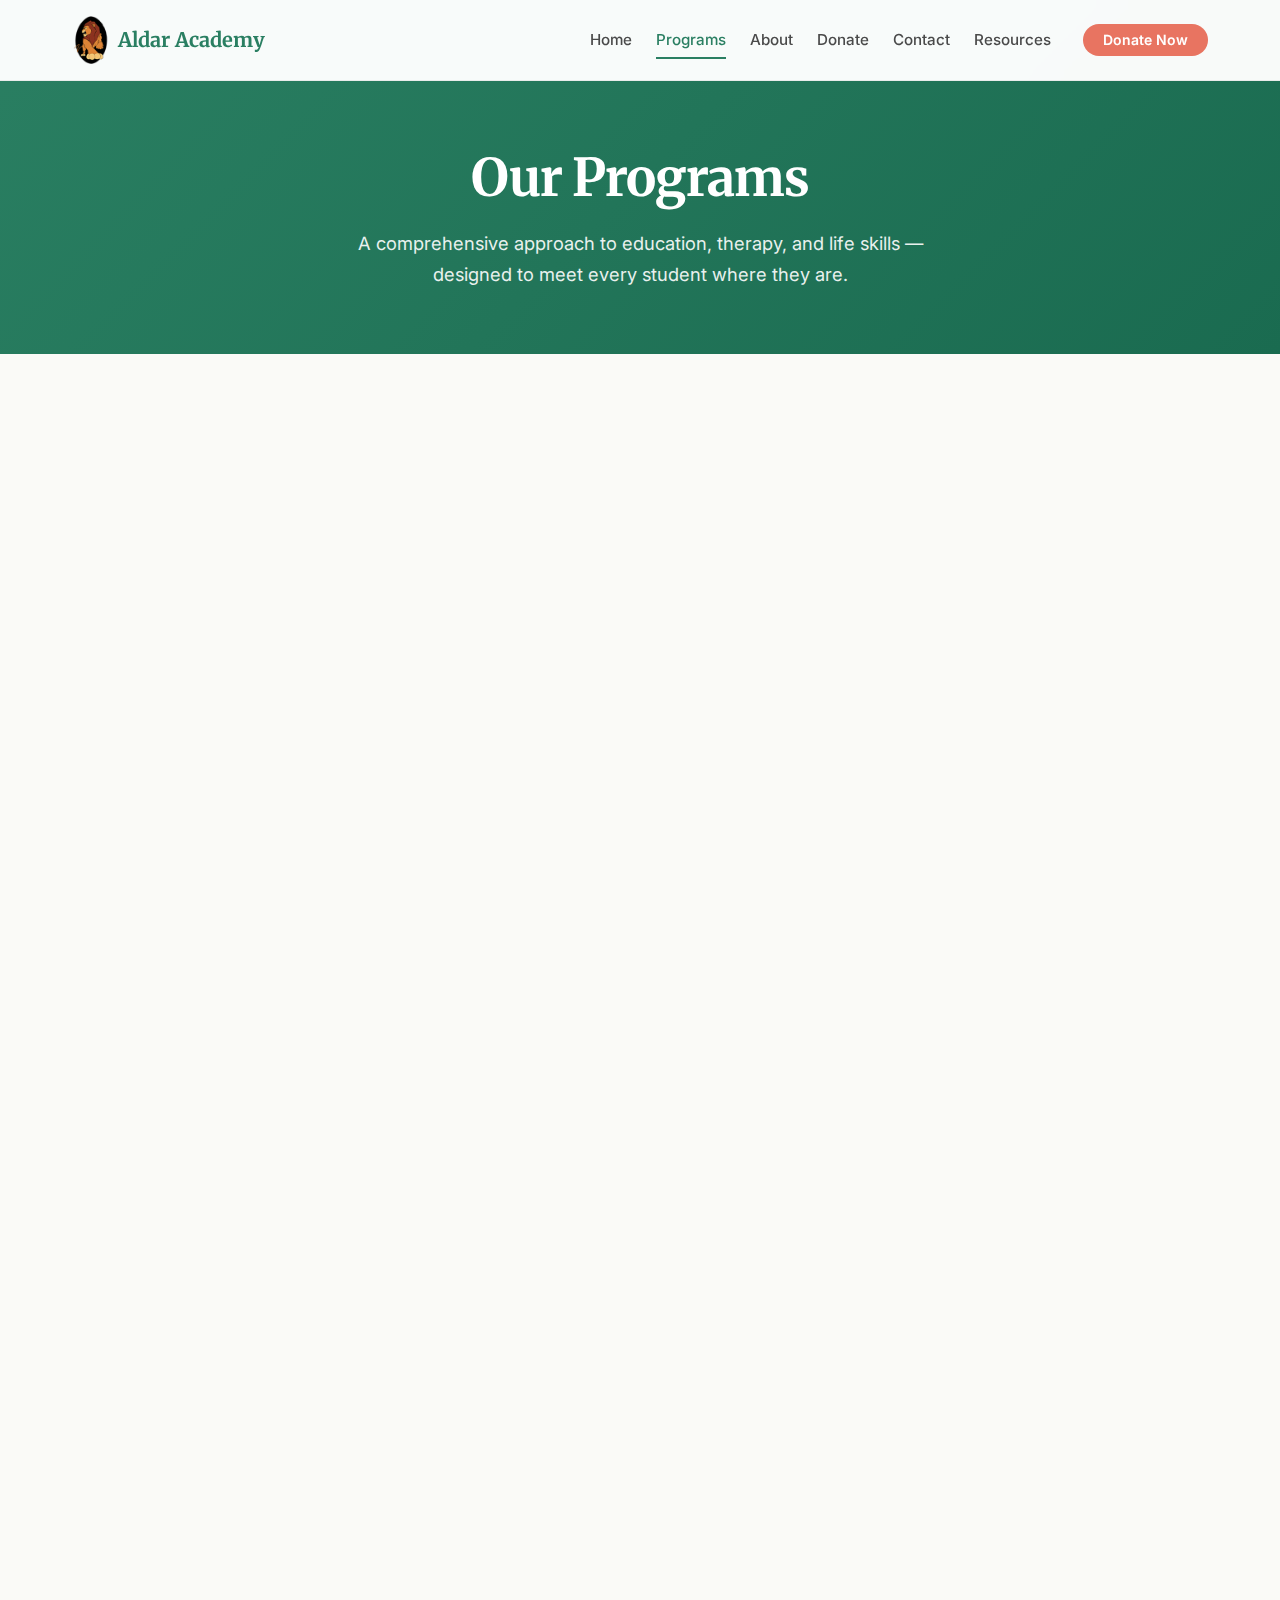
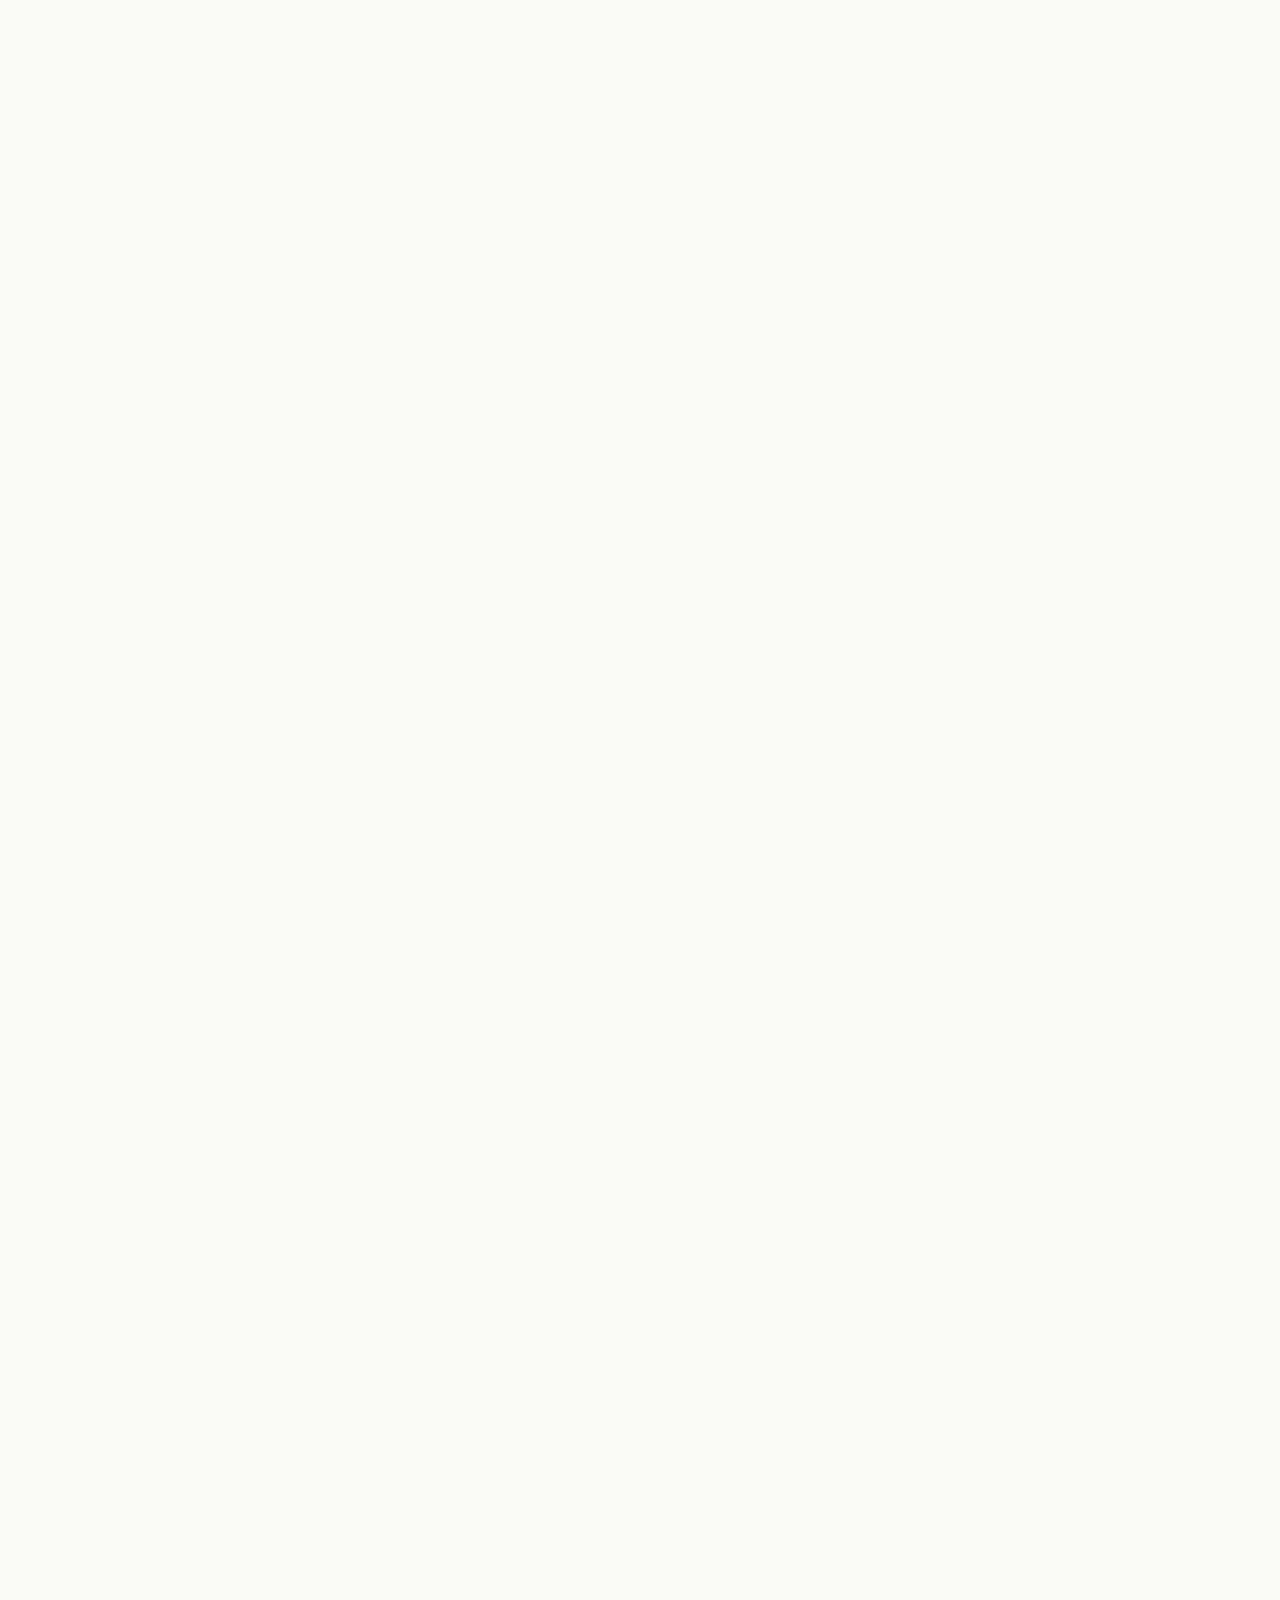
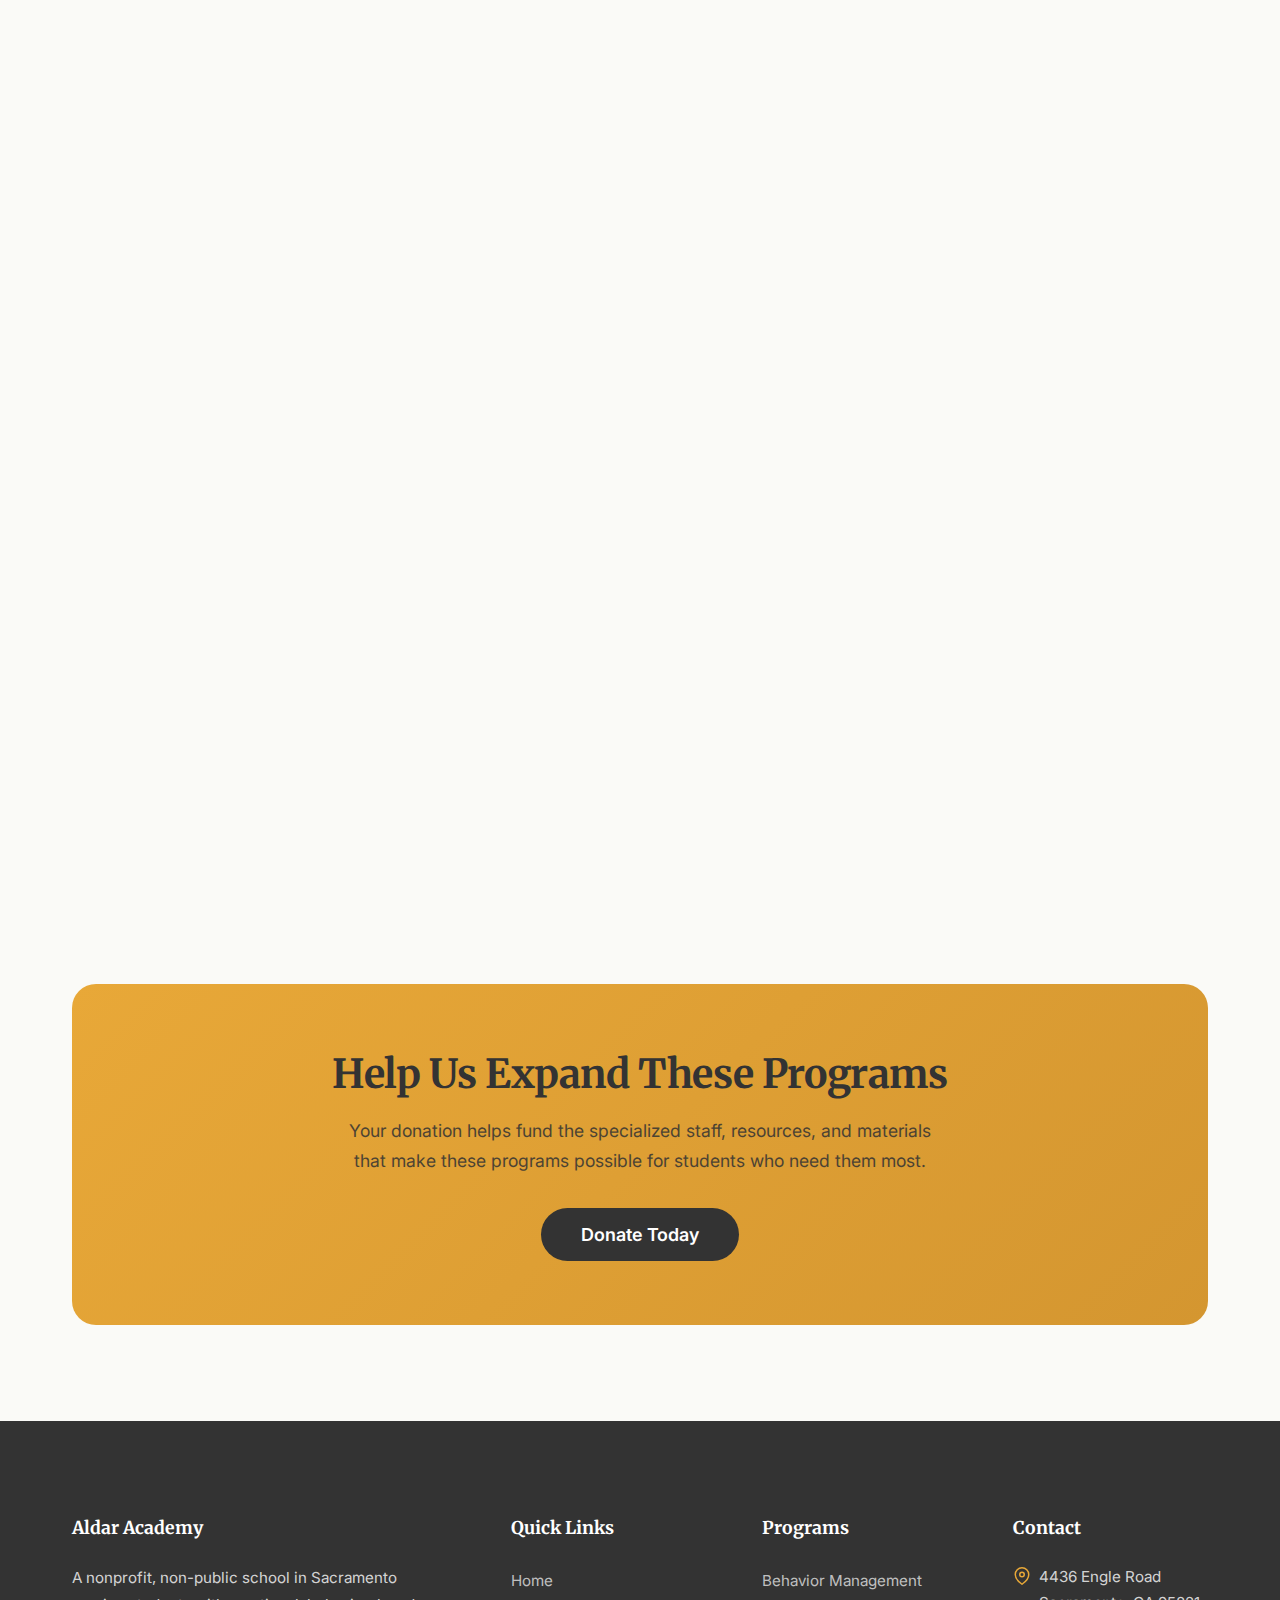
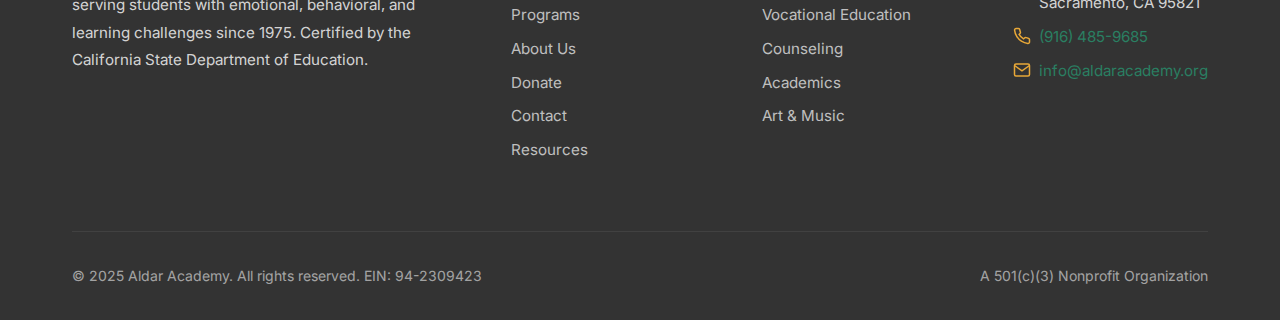
<file: programs.html>
<!DOCTYPE html>
<html lang="en">
<head>
  <meta charset="UTF-8">
  <meta name="viewport" content="width=device-width, initial-scale=1.0">
  <title>Our Programs — Aldar Academy</title>
  <meta name="description" content="Aldar Academy offers comprehensive programs including behavior management, vocational training, counseling, academics, art & music, and speech services for students with emotional and behavioral challenges.">
  <meta property="og:title" content="Our Programs — Aldar Academy">
  <meta property="og:description" content="Comprehensive programs in behavior management, vocational education, counseling, academics, and more for students with emotional and behavioral challenges.">
  <meta property="og:image" content="images/og-image.png">
  <link rel="icon" href="favicon.ico" type="image/x-icon">
  <link rel="preconnect" href="https://fonts.googleapis.com">
  <link rel="preconnect" href="https://fonts.gstatic.com" crossorigin>
  <link href="https://fonts.googleapis.com/css2?family=Inter:wght@400;500;600;700&family=Merriweather:wght@400;700&display=swap" rel="stylesheet">
  <link rel="stylesheet" href="css/styles.css">
</head>
<body>

  <!-- Header -->
  <header class="header" id="header">
    <div class="header__inner">
      <a href="index.html" class="header__logo">
        <img src="images/logo.gif" alt="Aldar Academy">
        <span>Aldar Academy</span>
      </a>
      <nav class="nav" id="nav">
        <a href="index.html" class="nav__link">Home</a>
        <a href="programs.html" class="nav__link nav__link--active">Programs</a>
        <a href="about.html" class="nav__link">About</a>
        <a href="donate.html" class="nav__link">Donate</a>
        <a href="contact.html" class="nav__link">Contact</a>
        <a href="resources.html" class="nav__link">Resources</a>
        <a href="donate.html" class="btn btn--accent btn--sm nav__donate">Donate Now</a>
      </nav>
      <button class="menu-toggle" id="menuToggle" aria-label="Open menu">
        <span class="menu-toggle__bar"></span>
        <span class="menu-toggle__bar"></span>
        <span class="menu-toggle__bar"></span>
      </button>
    </div>
    <div class="nav-overlay" id="navOverlay"></div>
  </header>

  <!-- Page Header -->
  <section class="page-header">
    <div class="container">
      <h1>Our Programs</h1>
      <p>A comprehensive approach to education, therapy, and life skills — designed to meet every student where they are.</p>
    </div>
  </section>

  <!-- Programs -->
  <section class="section">
    <div class="container container--narrow">

      <!-- Behavior Management -->
      <div class="program" id="behavior">
        <div class="program__icon">
          <svg viewBox="0 0 24 24" fill="none" stroke="currentColor" stroke-width="2" stroke-linecap="round" stroke-linejoin="round"><path d="M12 22c5.523 0 10-4.477 10-10S17.523 2 12 2 2 6.477 2 12s4.477 10 10 10z"/><path d="M8 14s1.5 2 4 2 4-2 4-2"/><line x1="9" y1="9" x2="9.01" y2="9"/><line x1="15" y1="9" x2="15.01" y2="9"/></svg>
        </div>
        <div>
          <h3 class="program__title">Behavior Management</h3>
          <p class="program__text">
            Our behavior management program is built on the belief that every student can learn to make positive choices when given the right tools, structure, and support. Students learn appropriate behavior through clearly defined expectations, constructive and regular feedback, self-monitoring, and self-reporting.
          </p>
          <p class="program__text">
            We use positive role model relationships and established social skills curricula, supported by our mental health team, to help students develop self-regulation, conflict resolution, and self-advocacy skills. Every student is assigned at least one dedicated mental health counselor for 1:1 support.
          </p>
          <div class="program__features">
            <span class="program__tag">Social-Emotional Learning</span>
            <span class="program__tag">Self-Regulation</span>
            <span class="program__tag">Conflict Resolution</span>
            <span class="program__tag">1:1 Counseling</span>
            <span class="program__tag">Positive Reinforcement</span>
          </div>
        </div>
      </div>

      <!-- Vocational Education -->
      <div class="program" id="vocational">
        <div class="program__icon" style="background: var(--color-secondary-light); color: var(--color-secondary-dark);">
          <svg viewBox="0 0 24 24" fill="none" stroke="currentColor" stroke-width="2" stroke-linecap="round" stroke-linejoin="round"><rect x="2" y="7" width="20" height="14" rx="2" ry="2"/><path d="M16 21V5a2 2 0 0 0-2-2h-4a2 2 0 0 0-2 2v16"/></svg>
        </div>
        <div>
          <h3 class="program__title">Vocational Education &amp; WorkAbility</h3>
          <p class="program__text">
            Our Vocational Education Program provides pre-employment training and real-world work experiences for students ages 14 to 22, modeled after the California Department of Education's WorkAbility 1 Program. Regardless of their specific level of capability, every student has the opportunity to develop career readiness skills.
          </p>
          <p class="program__text">
            Our school-wide team — including a Work Readiness Coordinator, instructional staff, and mental health professionals — prepares students through classroom curriculum, on-site training, community-based instructional outings, and internships. Students work closely with a Job Coach who provides hands-on training at job sites, then gradually fades support to help students build independence and problem-solving skills.
          </p>
          <div class="program__features">
            <span class="program__tag">Job Skills Training</span>
            <span class="program__tag">Career Readiness</span>
            <span class="program__tag">Internships</span>
            <span class="program__tag">Job Coaching</span>
            <span class="program__tag">Community Outings</span>
          </div>
        </div>
      </div>

      <!-- Counseling & Mental Health -->
      <div class="program" id="counseling">
        <div class="program__icon" style="background: var(--color-accent-light); color: var(--color-accent);">
          <svg viewBox="0 0 24 24" fill="none" stroke="currentColor" stroke-width="2" stroke-linecap="round" stroke-linejoin="round"><path d="M20.84 4.61a5.5 5.5 0 0 0-7.78 0L12 5.67l-1.06-1.06a5.5 5.5 0 0 0-7.78 7.78l1.06 1.06L12 21.23l7.78-7.78 1.06-1.06a5.5 5.5 0 0 0 0-7.78z"/></svg>
        </div>
        <div>
          <h3 class="program__title">Counseling &amp; Mental Health</h3>
          <p class="program__text">
            Our comprehensive mental health program addresses every student's psychological and social needs. Every student meets regularly with an individual therapist, participates in weekly classroom groups, and has opportunities to join small groups addressing specific topics.
          </p>
          <p class="program__text">
            Our mental health team includes a Mental Health Coordinator who oversees all programming, a consulting psychologist for collaboration and clinical guidance, and licensed therapists who provide individual sessions focused on boundary-setting, self-esteem, conflict resolution, self-advocacy, and celebrating student successes.
          </p>
          <div class="program__features">
            <span class="program__tag">Individual Therapy</span>
            <span class="program__tag">Group Therapy</span>
            <span class="program__tag">Self-Esteem Building</span>
            <span class="program__tag">Psychologist Consultation</span>
            <span class="program__tag">Crisis Support</span>
          </div>
        </div>
      </div>

      <!-- Academic Instruction -->
      <div class="program" id="academics">
        <div class="program__icon">
          <svg viewBox="0 0 24 24" fill="none" stroke="currentColor" stroke-width="2" stroke-linecap="round" stroke-linejoin="round"><path d="M4 19.5A2.5 2.5 0 0 1 6.5 17H20"/><path d="M6.5 2H20v20H6.5A2.5 2.5 0 0 1 4 19.5v-15A2.5 2.5 0 0 1 6.5 2z"/></svg>
        </div>
        <div>
          <h3 class="program__title">Academic Instruction</h3>
          <p class="program__text">
            Aldar Academy provides individualized academic instruction in small classroom settings with an 8:1 student-to-teacher ratio. Every student's educational plan is tailored to their IEP goals and personal learning needs, ensuring they receive the right level of challenge and support.
          </p>
          <p class="program__text">
            Our credentialed teachers work closely with mental health staff and support personnel to create a learning environment where students feel safe to take academic risks, build foundational skills, and experience the pride that comes with real achievement.
          </p>
          <p class="program__text">
            Our curriculum aligns with the California Department of Education standards. Teachers utilize project-based learning, direct instruction, small group instruction, and thematic teaching while implementing all IEP accommodations and modifications. Materials are provided at both the student's instructional level and assigned grade level. Homework and online learning are available for supplemental support at home.
          </p>
          <p class="program__text" style="margin-top: var(--space-md);">
            <strong>Course of Study documents:</strong>
          </p>
          <div style="display: flex; flex-wrap: wrap; gap: var(--space-sm); margin-top: var(--space-sm);">
            <a href="https://www.aldaracademy.org/files/user/229/file/First-Grade-Program-Overview.docx" class="program__doc-link">1st Grade</a>
            <a href="https://www.aldaracademy.org/files/user/229/file/Second-Grade-Program-Overview.docx" class="program__doc-link">2nd Grade</a>
            <a href="https://www.aldaracademy.org/files/user/229/file/Third-Grade-Program-Overview.docx" class="program__doc-link">3rd Grade</a>
            <a href="https://www.aldaracademy.org/files/user/229/file/Fourth-Grade-Program-Overview.docx" class="program__doc-link">4th Grade</a>
            <a href="https://www.aldaracademy.org/files/user/229/file/Fifth-Grade-Program-Overview.docx" class="program__doc-link">5th Grade</a>
            <a href="https://www.aldaracademy.org/files/user/229/file/Junior-High-Course-of-Study.docx" class="program__doc-link">Junior High</a>
            <a href="https://www.aldaracademy.org/files/user/229/file/High-School-Course-of-Study.docx" class="program__doc-link">High School (Diploma)</a>
            <a href="https://www.aldaracademy.org/files/user/229/file/CERTIFICATE-OF-COMPLETION-COURSE-OF-STUDY.docx" class="program__doc-link">High School (Certificate)</a>
          </div>
          <div class="program__features" style="margin-top: var(--space-lg);">
            <span class="program__tag">Small Class Sizes</span>
            <span class="program__tag">Individualized Learning</span>
            <span class="program__tag">IEP-Aligned</span>
            <span class="program__tag">Credentialed Teachers</span>
            <span class="program__tag">CA Standards</span>
            <span class="program__tag">Project-Based Learning</span>
          </div>
        </div>
      </div>

      <!-- Art & Music -->
      <div class="program" id="arts">
        <div class="program__icon" style="background: var(--color-secondary-light); color: var(--color-secondary-dark);">
          <svg viewBox="0 0 24 24" fill="none" stroke="currentColor" stroke-width="2" stroke-linecap="round" stroke-linejoin="round"><path d="M9 18V5l12-2v13"/><circle cx="6" cy="18" r="3"/><circle cx="18" cy="16" r="3"/></svg>
        </div>
        <div>
          <h3 class="program__title">Art &amp; Music</h3>
          <p class="program__text">
            Creative expression is a powerful therapeutic tool. Our art and music programs give students safe outlets for emotions that are often difficult to express in words. Through visual arts, music, and creative projects, students build confidence, develop focus, and discover new strengths.
          </p>
          <p class="program__text">
            These programs aren't just extracurriculars — they're integral to our therapeutic approach, helping students develop emotional awareness, patience, and the satisfaction of creating something meaningful.
          </p>
          <div class="program__features">
            <span class="program__tag">Visual Arts</span>
            <span class="program__tag">Music</span>
            <span class="program__tag">Creative Expression</span>
            <span class="program__tag">Therapeutic Arts</span>
          </div>
        </div>
      </div>

      <!-- Speech & Language -->
      <div class="program" id="speech">
        <div class="program__icon" style="background: var(--color-accent-light); color: var(--color-accent);">
          <svg viewBox="0 0 24 24" fill="none" stroke="currentColor" stroke-width="2" stroke-linecap="round" stroke-linejoin="round"><path d="M21 15a2 2 0 0 1-2 2H7l-4 4V5a2 2 0 0 1 2-2h14a2 2 0 0 1 2 2z"/></svg>
        </div>
        <div>
          <h3 class="program__title">Speech &amp; Language Services</h3>
          <p class="program__text">
            Effective communication is the foundation for social success and academic achievement. Our speech and language services help students develop the communication skills they need to express themselves clearly, build relationships, and participate fully in the classroom.
          </p>
          <p class="program__text">
            Services are tailored to each student's IEP goals and may include individual sessions, small group work, and classroom-based support to ensure skills transfer to everyday interactions.
          </p>
          <div class="program__features">
            <span class="program__tag">Speech Therapy</span>
            <span class="program__tag">Language Development</span>
            <span class="program__tag">Social Communication</span>
            <span class="program__tag">IEP-Aligned Goals</span>
          </div>
        </div>
      </div>

      <!-- Sports & PE -->
      <div class="program" id="sports">
        <div class="program__icon">
          <svg viewBox="0 0 24 24" fill="none" stroke="currentColor" stroke-width="2" stroke-linecap="round" stroke-linejoin="round"><circle cx="12" cy="12" r="10"/><path d="M12 8v4l3 3"/></svg>
        </div>
        <div>
          <h3 class="program__title">Sports &amp; Physical Education</h3>
          <p class="program__text">
            Physical activity plays a vital role in emotional regulation, confidence-building, and teamwork. Aldar Academy offers interscholastic sports — including basketball, flag football, and soccer — as well as regular physical education.
          </p>
          <p class="program__text">
            For many of our students, being part of a team is a transformative experience. Sports teach cooperation, perseverance, and the ability to manage frustration — skills that translate directly to the classroom and beyond.
          </p>
          <div class="program__features">
            <span class="program__tag">Basketball</span>
            <span class="program__tag">Flag Football</span>
            <span class="program__tag">Soccer</span>
            <span class="program__tag">Team Building</span>
            <span class="program__tag">Physical Fitness</span>
          </div>
        </div>
      </div>

    </div>
  </section>

  <!-- CTA -->
  <section class="section">
    <div class="container">
      <div class="cta-banner">
        <h2>Help Us Expand These Programs</h2>
        <p>Your donation helps fund the specialized staff, resources, and materials that make these programs possible for students who need them most.</p>
        <a href="donate.html" class="btn btn--lg">Donate Today</a>
      </div>
    </div>
  </section>

  <!-- Footer -->
  <footer class="footer">
    <div class="container">
      <div class="footer__grid">
        <div class="footer__about">
          <h4>Aldar Academy</h4>
          <p>A nonprofit, non-public school in Sacramento serving students with emotional, behavioral, and learning challenges since 1975. Certified by the California State Department of Education.</p>
        </div>
        <div class="footer__links">
          <h4>Quick Links</h4>
          <a href="index.html">Home</a>
          <a href="programs.html">Programs</a>
          <a href="about.html">About Us</a>
          <a href="donate.html">Donate</a>
          <a href="contact.html">Contact</a>
          <a href="resources.html">Resources</a>
        </div>
        <div class="footer__links">
          <h4>Programs</h4>
          <a href="programs.html#behavior">Behavior Management</a>
          <a href="programs.html#vocational">Vocational Education</a>
          <a href="programs.html#counseling">Counseling</a>
          <a href="programs.html#academics">Academics</a>
          <a href="programs.html#arts">Art &amp; Music</a>
        </div>
        <div>
          <h4>Contact</h4>
          <div class="footer__contact-item">
            <svg width="18" height="18" viewBox="0 0 24 24" fill="none" stroke="currentColor" stroke-width="2"><path d="M21 10c0 7-9 13-9 13s-9-6-9-13a9 9 0 0 1 18 0z"/><circle cx="12" cy="10" r="3"/></svg>
            <span>4436 Engle Road<br>Sacramento, CA 95821</span>
          </div>
          <div class="footer__contact-item">
            <svg width="18" height="18" viewBox="0 0 24 24" fill="none" stroke="currentColor" stroke-width="2"><path d="M22 16.92v3a2 2 0 0 1-2.18 2 19.79 19.79 0 0 1-8.63-3.07 19.5 19.5 0 0 1-6-6 19.79 19.79 0 0 1-3.07-8.67A2 2 0 0 1 4.11 2h3a2 2 0 0 1 2 1.72c.127.96.361 1.903.7 2.81a2 2 0 0 1-.45 2.11L8.09 9.91a16 16 0 0 0 6 6l1.27-1.27a2 2 0 0 1 2.11-.45c.907.339 1.85.573 2.81.7A2 2 0 0 1 22 16.92z"/></svg>
            <a href="tel:9164859685">(916) 485-9685</a>
          </div>
          <div class="footer__contact-item">
            <svg width="18" height="18" viewBox="0 0 24 24" fill="none" stroke="currentColor" stroke-width="2"><path d="M4 4h16c1.1 0 2 .9 2 2v12c0 1.1-.9 2-2 2H4c-1.1 0-2-.9-2-2V6c0-1.1.9-2 2-2z"/><polyline points="22,6 12,13 2,6"/></svg>
            <a href="mailto:info@aldaracademy.org">info@aldaracademy.org</a>
          </div>
        </div>
      </div>
      <div class="footer__bottom">
        <span>&copy; 2025 Aldar Academy. All rights reserved. EIN: 94-2309423</span>
        <span>A 501(c)(3) Nonprofit Organization</span>
      </div>
    </div>
  </footer>

  <script src="js/main.js"></script>
</body>
</html>
</file>
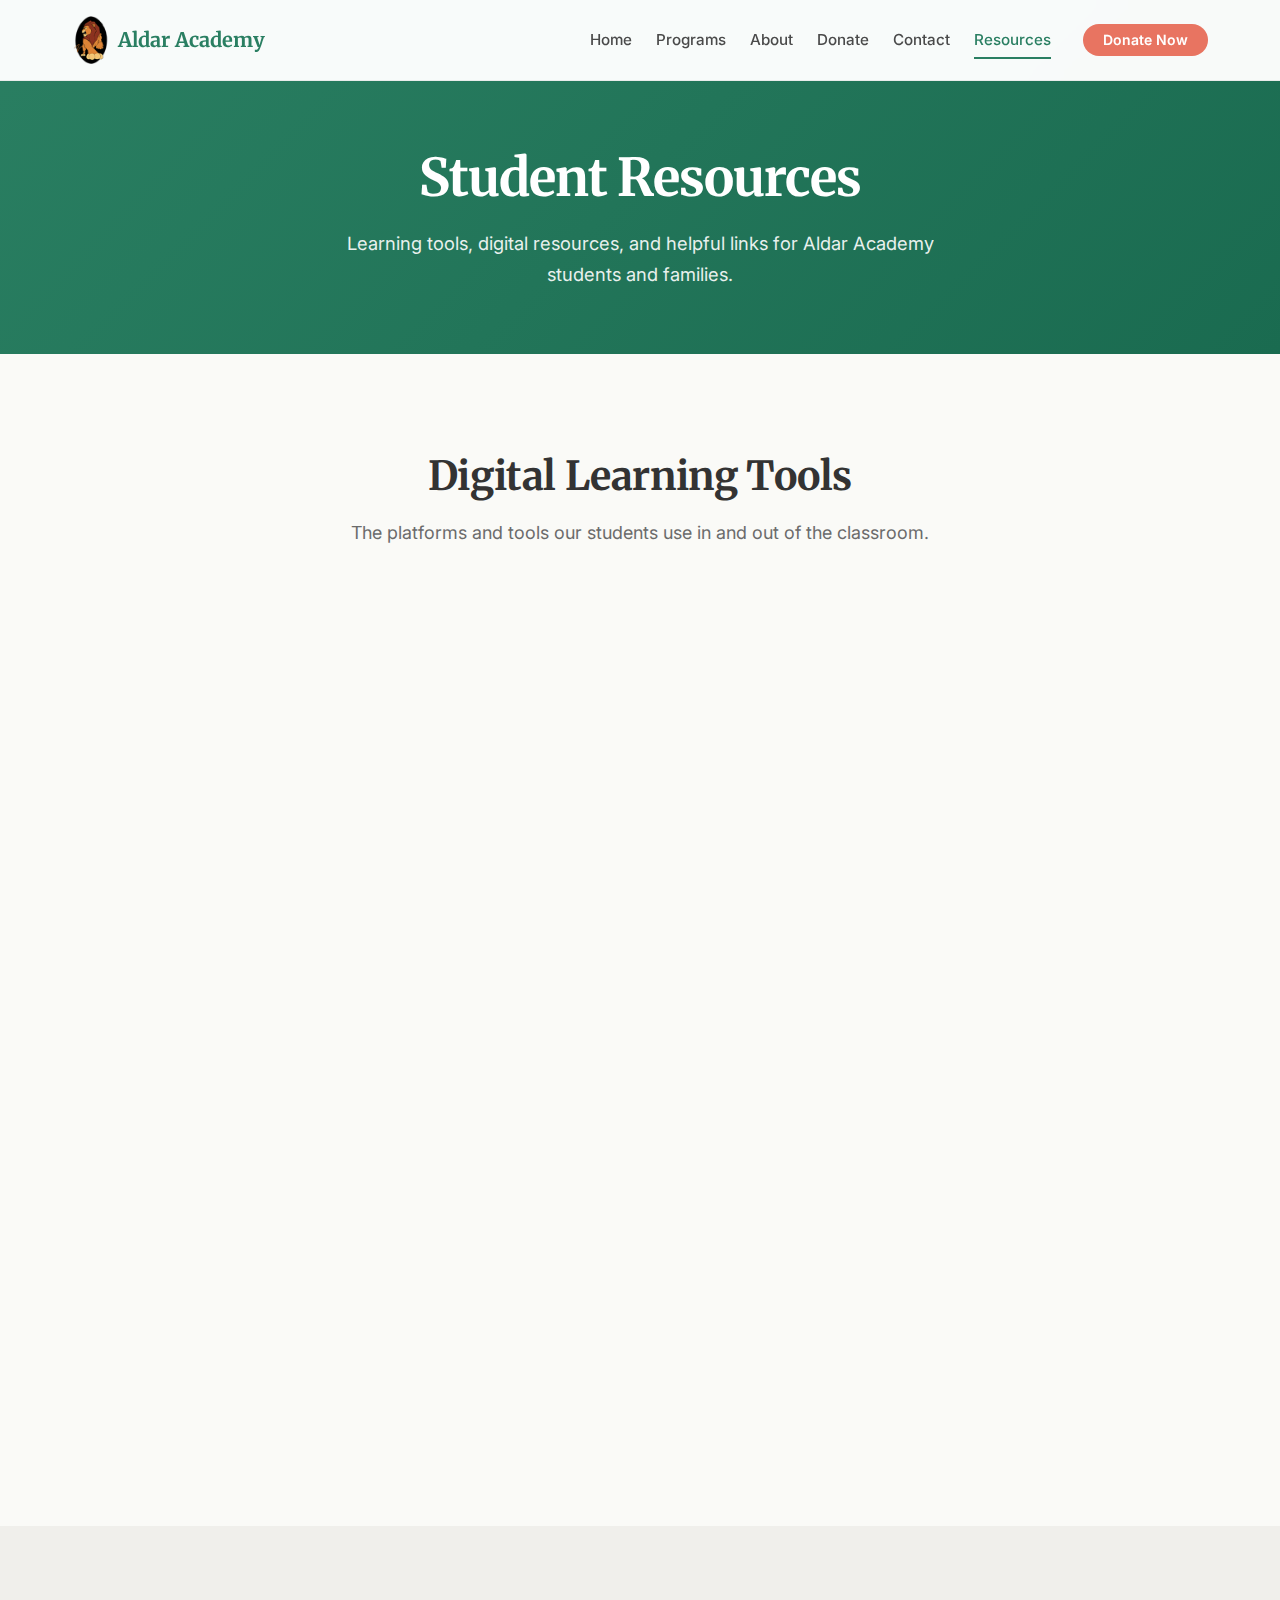
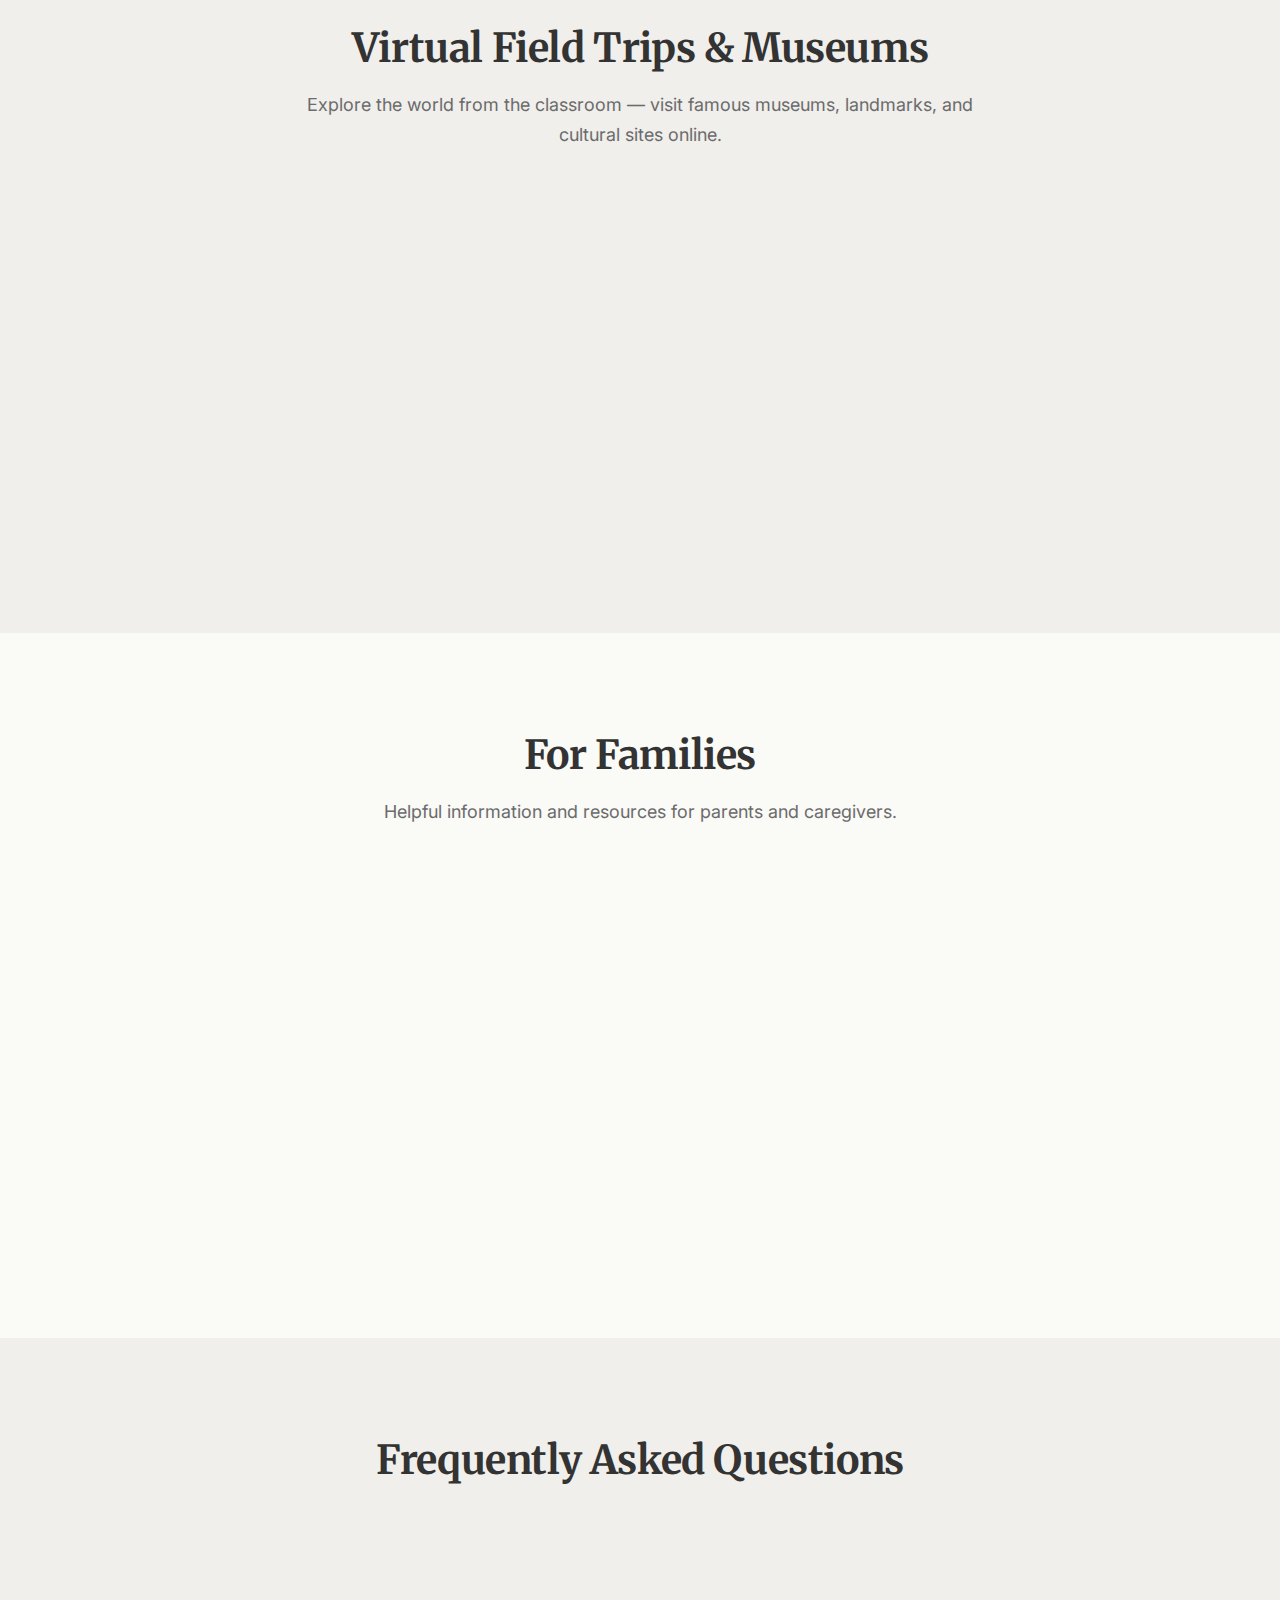
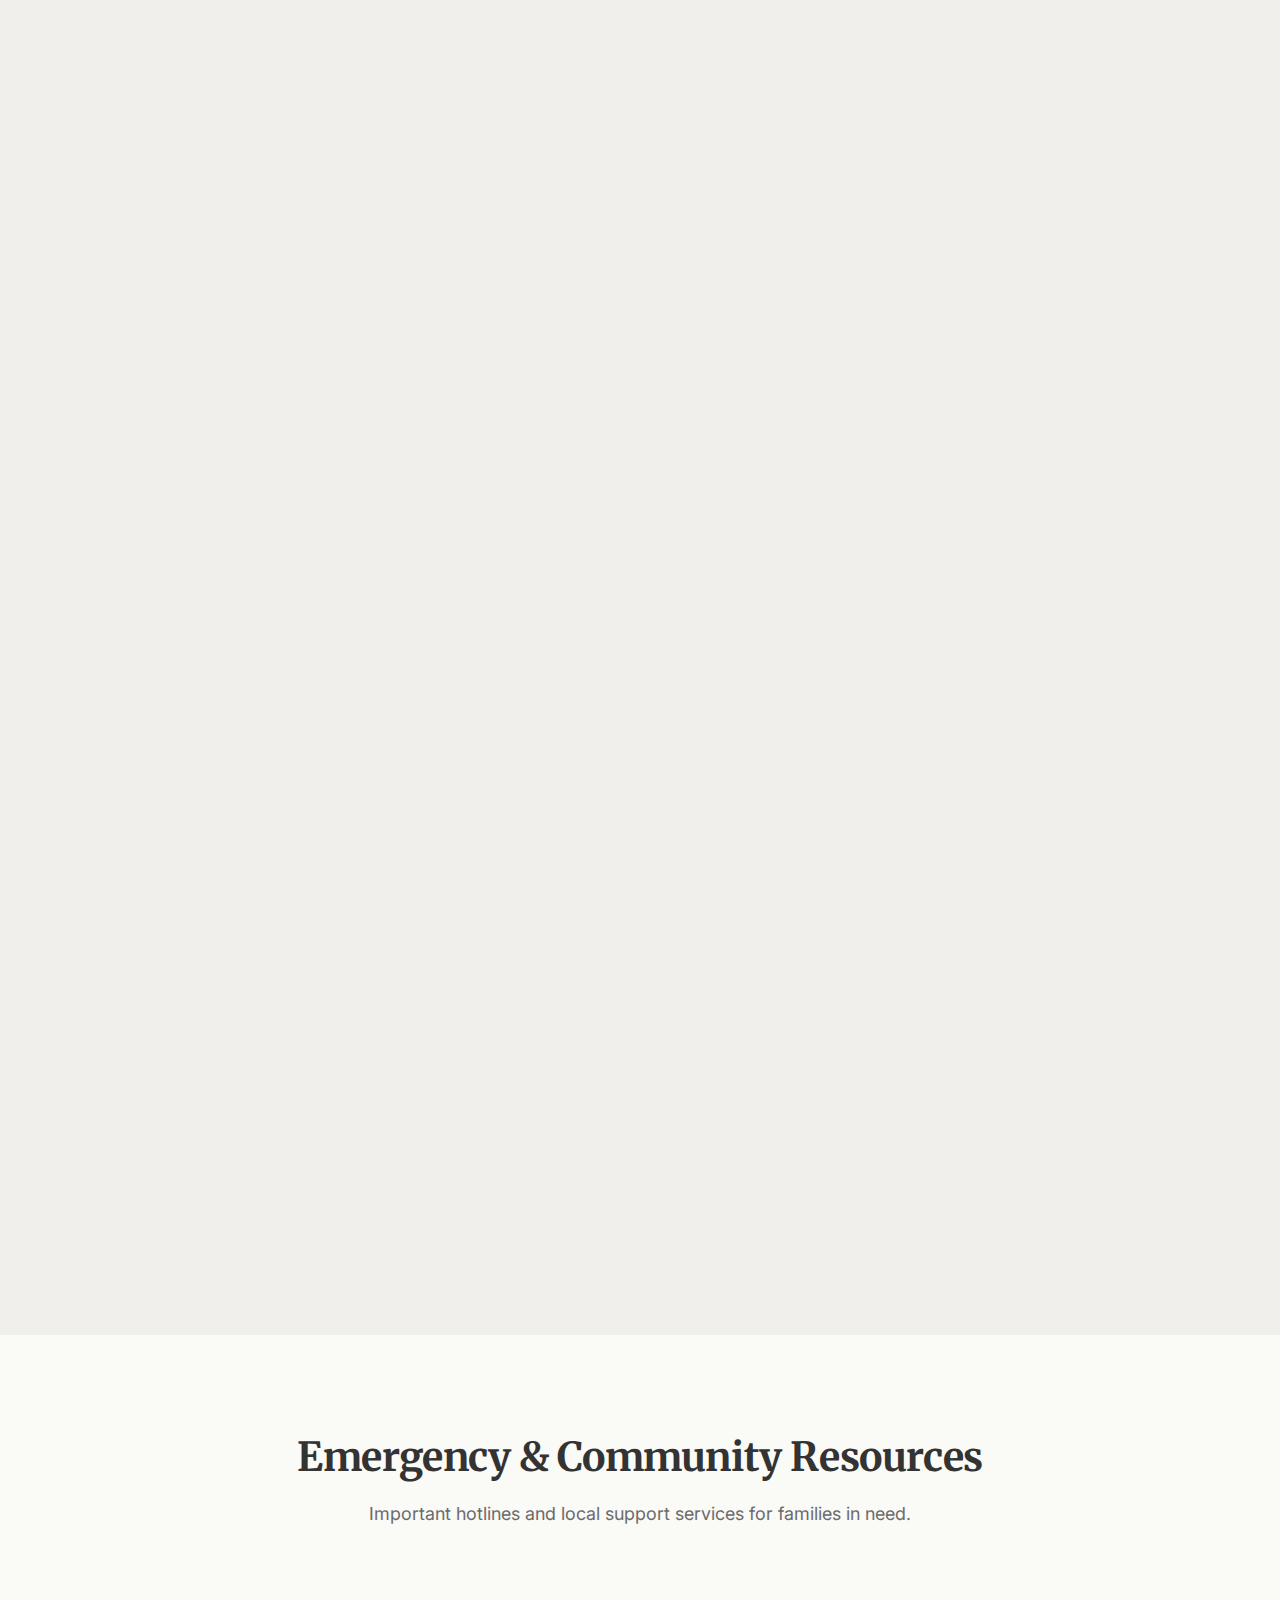
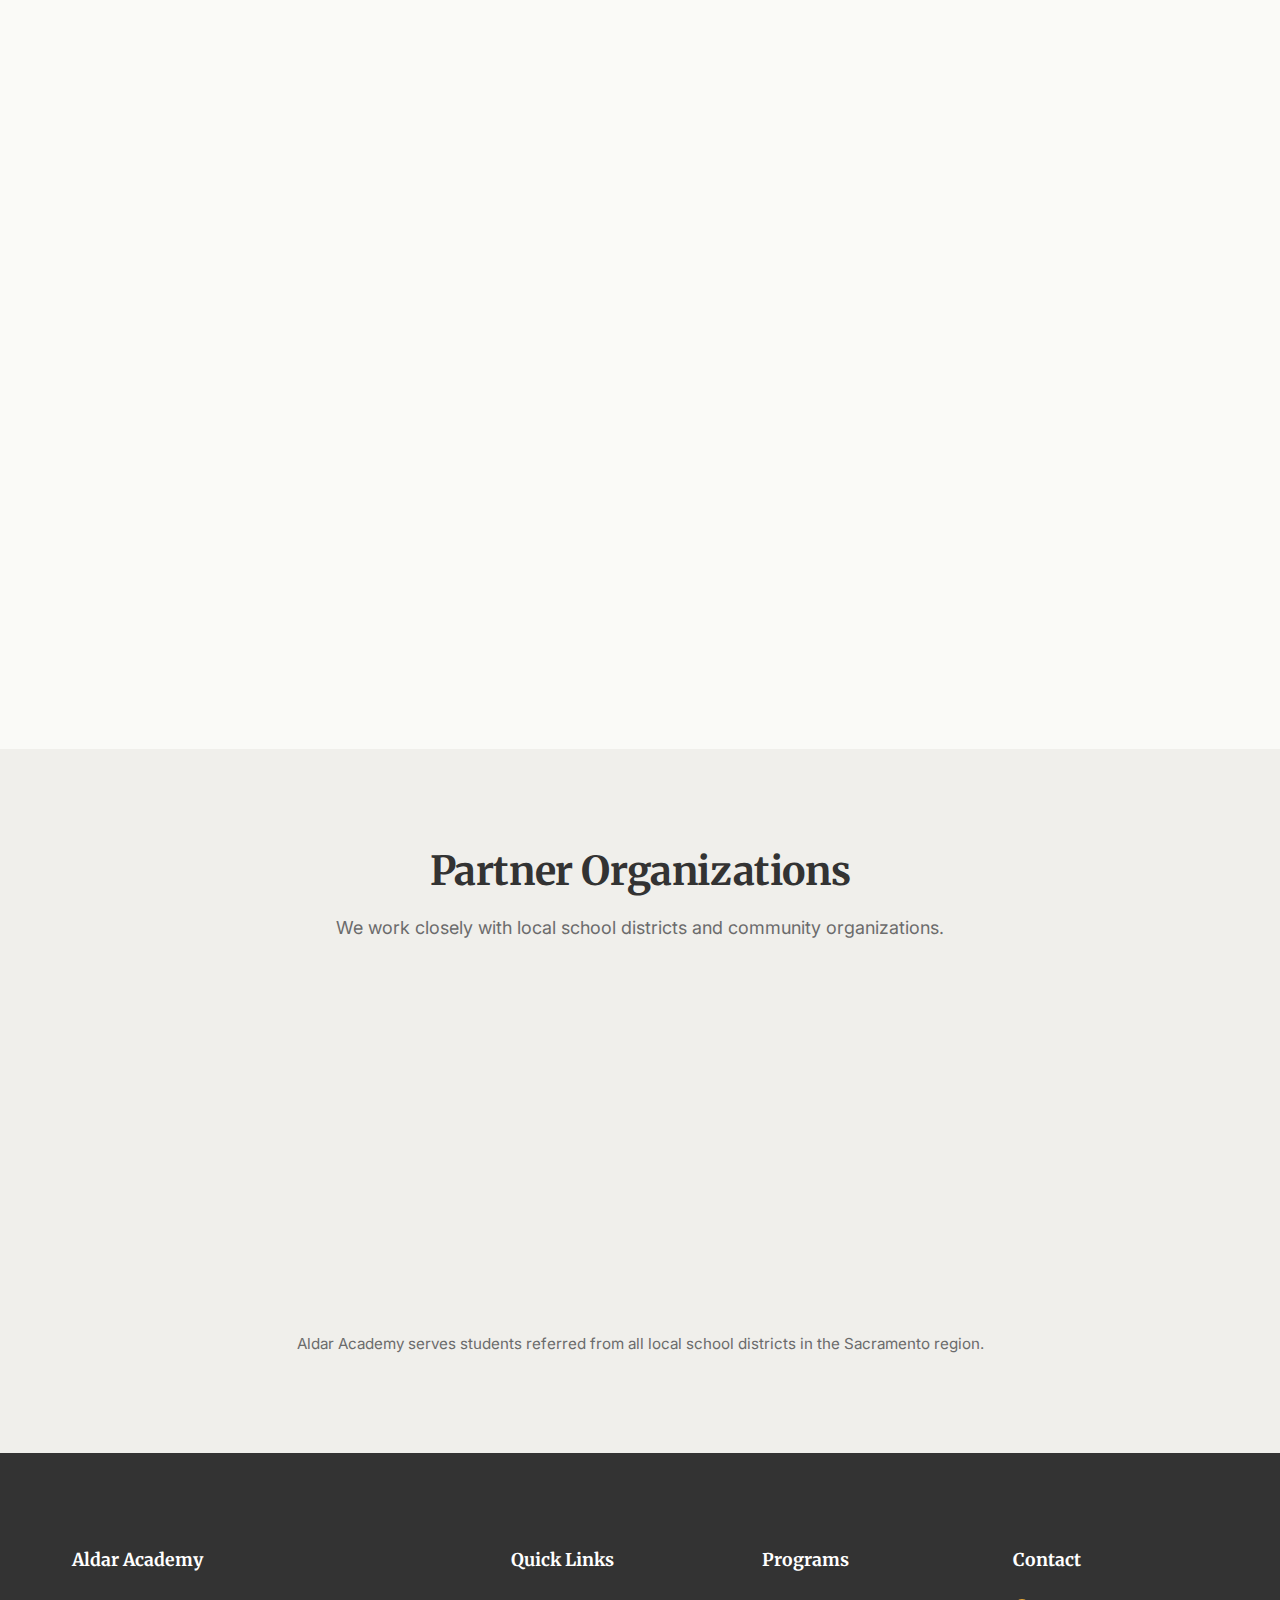
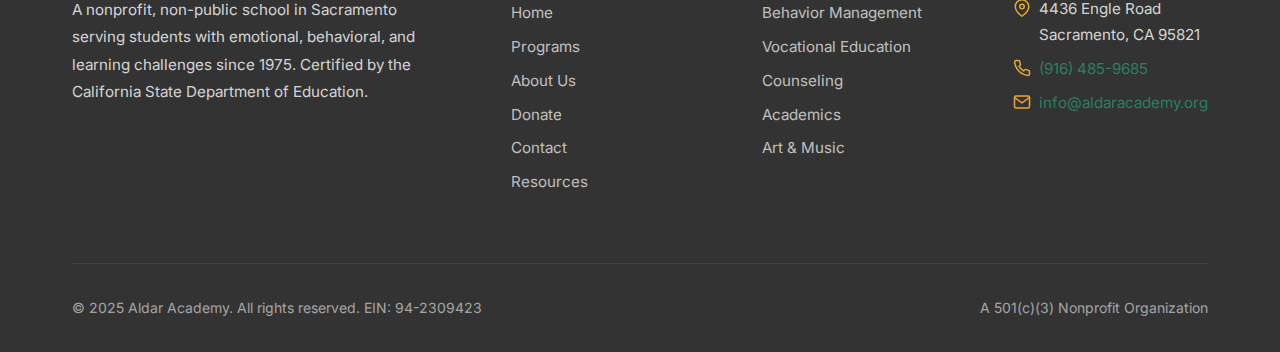
<file: resources.html>
<!DOCTYPE html>
<html lang="en">
<head>
  <meta charset="UTF-8">
  <meta name="viewport" content="width=device-width, initial-scale=1.0">
  <title>Student Resources — Aldar Academy</title>
  <meta name="description" content="Learning resources for Aldar Academy students — access Google Classroom, Khan Academy, Code.org, virtual field trips, and more.">
  <meta property="og:title" content="Student Resources — Aldar Academy">
  <meta property="og:description" content="Learning tools and resources for current Aldar Academy students and families.">
  <meta property="og:image" content="images/og-image.png">
  <link rel="icon" href="favicon.ico" type="image/x-icon">
  <link rel="preconnect" href="https://fonts.googleapis.com">
  <link rel="preconnect" href="https://fonts.gstatic.com" crossorigin>
  <link href="https://fonts.googleapis.com/css2?family=Inter:wght@400;500;600;700&family=Merriweather:wght@400;700&display=swap" rel="stylesheet">
  <link rel="stylesheet" href="css/styles.css">
</head>
<body>

  <!-- Header -->
  <header class="header" id="header">
    <div class="header__inner">
      <a href="index.html" class="header__logo">
        <img src="images/logo.gif" alt="Aldar Academy">
        <span>Aldar Academy</span>
      </a>
      <nav class="nav" id="nav">
        <a href="index.html" class="nav__link">Home</a>
        <a href="programs.html" class="nav__link">Programs</a>
        <a href="about.html" class="nav__link">About</a>
        <a href="donate.html" class="nav__link">Donate</a>
        <a href="contact.html" class="nav__link">Contact</a>
        <a href="resources.html" class="nav__link nav__link--active">Resources</a>
        <a href="donate.html" class="btn btn--accent btn--sm nav__donate">Donate Now</a>
      </nav>
      <button class="menu-toggle" id="menuToggle" aria-label="Open menu">
        <span class="menu-toggle__bar"></span>
        <span class="menu-toggle__bar"></span>
        <span class="menu-toggle__bar"></span>
      </button>
    </div>
    <div class="nav-overlay" id="navOverlay"></div>
  </header>

  <!-- Page Header -->
  <section class="page-header">
    <div class="container">
      <h1>Student Resources</h1>
      <p>Learning tools, digital resources, and helpful links for Aldar Academy students and families.</p>
    </div>
  </section>

  <!-- Digital Learning Tools -->
  <section class="section">
    <div class="container">
      <div class="section__header">
        <h2>Digital Learning Tools</h2>
        <p>The platforms and tools our students use in and out of the classroom.</p>
      </div>
      <div class="grid grid--3">
        <a href="https://classroom.google.com" target="_blank" rel="noopener" class="card" style="text-decoration: none;">
          <div class="card__icon">
            <svg viewBox="0 0 24 24" fill="none" stroke="currentColor" stroke-width="2" stroke-linecap="round" stroke-linejoin="round"><path d="M4 19.5A2.5 2.5 0 0 1 6.5 17H20"/><path d="M6.5 2H20v20H6.5A2.5 2.5 0 0 1 4 19.5v-15A2.5 2.5 0 0 1 6.5 2z"/></svg>
          </div>
          <h3 class="card__title">Google Classroom</h3>
          <p class="card__text">Access assignments, materials, and communicate with teachers through Google Classroom.</p>
          <span class="card__link">Open Google Classroom →</span>
        </a>

        <a href="https://www.khanacademy.org" target="_blank" rel="noopener" class="card" style="text-decoration: none;">
          <div class="card__icon" style="background: var(--color-secondary-light); color: var(--color-secondary-dark);">
            <svg viewBox="0 0 24 24" fill="none" stroke="currentColor" stroke-width="2" stroke-linecap="round" stroke-linejoin="round"><polygon points="12 2 2 7 12 12 22 7 12 2"/><polyline points="2 17 12 22 22 17"/><polyline points="2 12 12 17 22 12"/></svg>
          </div>
          <h3 class="card__title">Khan Academy</h3>
          <p class="card__text">Free lessons in math, science, history, and more — learn at your own pace with videos and practice exercises.</p>
          <span class="card__link">Open Khan Academy →</span>
        </a>

        <a href="https://www.splashlearn.com" target="_blank" rel="noopener" class="card" style="text-decoration: none;">
          <div class="card__icon" style="background: var(--color-accent-light); color: var(--color-accent);">
            <svg viewBox="0 0 24 24" fill="none" stroke="currentColor" stroke-width="2" stroke-linecap="round" stroke-linejoin="round"><circle cx="12" cy="12" r="10"/><path d="M8 14s1.5 2 4 2 4-2 4-2"/><line x1="9" y1="9" x2="9.01" y2="9"/><line x1="15" y1="9" x2="15.01" y2="9"/></svg>
          </div>
          <h3 class="card__title">SplashLearn</h3>
          <p class="card__text">Fun, game-based learning for math and reading — designed to make practice engaging for younger students.</p>
          <span class="card__link">Open SplashLearn →</span>
        </a>

        <a href="https://www.getepic.com" target="_blank" rel="noopener" class="card" style="text-decoration: none;">
          <div class="card__icon">
            <svg viewBox="0 0 24 24" fill="none" stroke="currentColor" stroke-width="2" stroke-linecap="round" stroke-linejoin="round"><path d="M2 3h6a4 4 0 0 1 4 4v14a3 3 0 0 0-3-3H2z"/><path d="M22 3h-6a4 4 0 0 0-4 4v14a3 3 0 0 1 3-3h7z"/></svg>
          </div>
          <h3 class="card__title">Epic!</h3>
          <p class="card__text">A digital library with thousands of books, audiobooks, and learning videos for students of all reading levels.</p>
          <span class="card__link">Open Epic! →</span>
        </a>

        <a href="https://code.org" target="_blank" rel="noopener" class="card" style="text-decoration: none;">
          <div class="card__icon" style="background: var(--color-secondary-light); color: var(--color-secondary-dark);">
            <svg viewBox="0 0 24 24" fill="none" stroke="currentColor" stroke-width="2" stroke-linecap="round" stroke-linejoin="round"><polyline points="16 18 22 12 16 6"/><polyline points="8 6 2 12 8 18"/></svg>
          </div>
          <h3 class="card__title">Code.org</h3>
          <p class="card__text">Learn computer science through fun, creative coding activities — no experience needed. Great for building logic and problem-solving skills.</p>
          <span class="card__link">Open Code.org →</span>
        </a>

        <a href="https://www.storylineonline.net" target="_blank" rel="noopener" class="card" style="text-decoration: none;">
          <div class="card__icon" style="background: var(--color-accent-light); color: var(--color-accent);">
            <svg viewBox="0 0 24 24" fill="none" stroke="currentColor" stroke-width="2" stroke-linecap="round" stroke-linejoin="round"><polygon points="5 3 19 12 5 21 5 3"/></svg>
          </div>
          <h3 class="card__title">Storyline Online</h3>
          <p class="card__text">Watch celebrated actors read children's books aloud — a wonderful way to build listening skills and a love of reading.</p>
          <span class="card__link">Open Storyline Online →</span>
        </a>
      </div>
    </div>
  </section>

  <!-- Virtual Field Trips -->
  <section class="section section--gray">
    <div class="container">
      <div class="section__header">
        <h2>Virtual Field Trips &amp; Museums</h2>
        <p>Explore the world from the classroom — visit famous museums, landmarks, and cultural sites online.</p>
      </div>
      <div class="grid grid--4">
        <a href="https://artsandculture.google.com/partner/alte-nationalgalerie-staatliche-museen-zu-berlin" target="_blank" rel="noopener" class="card" style="text-decoration: none; padding: var(--space-lg);">
          <h4 class="card__title" style="font-size: 1rem;">Alte Nationalgalerie, Berlin</h4>
          <p class="card__text" style="font-size: 0.85rem;">European paintings and sculptures from the 19th century.</p>
        </a>
        <a href="https://artsandculture.google.com/partner/the-state-hermitage-museum" target="_blank" rel="noopener" class="card" style="text-decoration: none; padding: var(--space-lg);">
          <h4 class="card__title" style="font-size: 1rem;">Hermitage Museum, Russia</h4>
          <p class="card__text" style="font-size: 0.85rem;">One of the world's largest and oldest museums of art.</p>
        </a>
        <a href="https://www.kennedyspacecenter.com/explore-attractions/heroes-and-legends" target="_blank" rel="noopener" class="card" style="text-decoration: none; padding: var(--space-lg);">
          <h4 class="card__title" style="font-size: 1rem;">Kennedy Space Center</h4>
          <p class="card__text" style="font-size: 0.85rem;">Explore space history and NASA's launch operations.</p>
        </a>
        <a href="https://artsandculture.google.com/partner/the-national-gallery-london" target="_blank" rel="noopener" class="card" style="text-decoration: none; padding: var(--space-lg);">
          <h4 class="card__title" style="font-size: 1rem;">National Gallery, London</h4>
          <p class="card__text" style="font-size: 0.85rem;">Western European paintings from the 13th to 19th centuries.</p>
        </a>
        <a href="https://artsandculture.google.com/partner/van-gogh-museum" target="_blank" rel="noopener" class="card" style="text-decoration: none; padding: var(--space-lg);">
          <h4 class="card__title" style="font-size: 1rem;">Van Gogh Museum</h4>
          <p class="card__text" style="font-size: 0.85rem;">The world's largest collection of Van Gogh's art in Amsterdam.</p>
        </a>
        <a href="https://artsandculture.google.com/partner/the-metropolitan-museum-of-art" target="_blank" rel="noopener" class="card" style="text-decoration: none; padding: var(--space-lg);">
          <h4 class="card__title" style="font-size: 1rem;">Metropolitan Museum of Art</h4>
          <p class="card__text" style="font-size: 0.85rem;">5,000 years of art from around the world in New York City.</p>
        </a>
        <a href="https://artsandculture.google.com/entity/vatican-museums/m01hfkb" target="_blank" rel="noopener" class="card" style="text-decoration: none; padding: var(--space-lg);">
          <h4 class="card__title" style="font-size: 1rem;">Vatican Museums</h4>
          <p class="card__text" style="font-size: 0.85rem;">Including the Sistine Chapel and Renaissance masterpieces.</p>
        </a>
        <a href="https://artsandculture.google.com/project/virtual-tours" target="_blank" rel="noopener" class="card" style="text-decoration: none; padding: var(--space-lg);">
          <h4 class="card__title" style="font-size: 1rem;">More Virtual Tours</h4>
          <p class="card__text" style="font-size: 0.85rem;">Explore museums and landmarks from around the world with Google Arts &amp; Culture.</p>
        </a>
      </div>
    </div>
  </section>

  <!-- For Families -->
  <section class="section">
    <div class="container">
      <div class="section__header">
        <h2>For Families</h2>
        <p>Helpful information and resources for parents and caregivers.</p>
      </div>
      <div class="grid grid--2">
        <div class="card">
          <h3 class="card__title">School Information</h3>
          <div class="card__text">
            <ul style="list-style: disc; padding-left: var(--space-lg); display: flex; flex-direction: column; gap: var(--space-sm);">
              <li><strong>School Hours:</strong> Monday – Friday, 8:00 AM – 3:00 PM</li>
              <li><strong>Phone:</strong> <a href="tel:9164859685">(916) 485-9685</a></li>
              <li><strong>Fax:</strong> (916) 485-1569</li>
              <li><strong>Address:</strong> 4436 Engle Road, Sacramento, CA 95821</li>
              <li><strong>Transportation:</strong> Transportation services are available. Contact the school for details about routes and eligibility.</li>
              <li><strong>Meals:</strong> Food services are provided during the school day.</li>
            </ul>
          </div>
        </div>
        <div class="card">
          <h3 class="card__title">Transcripts &amp; Records</h3>
          <p class="card__text">
            Current and former students can request official transcripts and academic records by contacting the front office.
          </p>
          <p class="card__text">
            <strong>Phone:</strong> <a href="tel:9164859685">(916) 485-9685</a><br>
            <strong>Email:</strong> <a href="mailto:info@aldaracademy.org">info@aldaracademy.org</a>
          </p>
          <p class="card__text" style="margin-top: var(--space-md);">
            Please allow 5–7 business days for transcript processing.
          </p>
        </div>
      </div>
    </div>
  </section>

  <!-- FAQ -->
  <section class="section section--gray" id="faq">
    <div class="container container--narrow">
      <div class="section__header">
        <h2>Frequently Asked Questions</h2>
      </div>

      <div style="display: flex; flex-direction: column; gap: var(--space-lg);">
        <div class="card">
          <h3 class="card__title">How can I enroll my child at Aldar Academy?</h3>
          <p class="card__text">All students are referred to Aldar Academy by the school district of residence or through private pay placement. When school districts refer a potential student, they provide academic and behavioral histories, IEPs, and other documentation. We review this information, and if we can meet the student's needs, we arrange a tour and pre-enrollment interview. Once everyone agrees on placement, your child can be enrolled.</p>
        </div>

        <div class="card">
          <h3 class="card__title">What is an IEP?</h3>
          <p class="card__text">An IEP (Individual Educational Program) is a detailed written description of your child's educational program. This document is prepared at least once per year by the local school district during an IEP meeting with parents/guardians, school administration, the current teacher, and mental health professionals.</p>
        </div>

        <div class="card">
          <h3 class="card__title">Can I request an IEP meeting?</h3>
          <p class="card__text">Yes. As the parent/guardian with legal Educational Rights, you can request an IEP meeting at any time. Your school district will hold an IEP meeting at least annually to review your child's progress, but an emergency IEP meeting can always be called if a pressing issue needs to be addressed.</p>
        </div>

        <div class="card">
          <h3 class="card__title">What is a 26.5 meeting?</h3>
          <p class="card__text">26.5 refers to Government Code Chapter 26.5, which can make mental health and educational services available to qualifying students. A referral for 26.5 services often occurs after an IEP meeting where additional services are being requested.</p>
        </div>

        <div class="card">
          <h3 class="card__title">Who does Aldar Academy serve?</h3>
          <p class="card__text">Aldar Academy serves students ages 4–22 (grades K–12) with a range of needs including: emotional disturbance, attention deficit disorder (ADD/ADHD), developmental delays/disabilities, and intellectual delays. We serve a diverse community of students from all local school districts and do not discriminate on the basis of race, color, national origin, sex, age, or disability.</p>
        </div>
      </div>
    </div>
  </section>

  <!-- Community Resources / Hotlines -->
  <section class="section" id="hotlines">
    <div class="container container--narrow">
      <div class="section__header">
        <h2>Emergency &amp; Community Resources</h2>
        <p>Important hotlines and local support services for families in need.</p>
      </div>

      <div class="grid grid--2">
        <div class="card">
          <h3 class="card__title">Crisis &amp; Emergency Hotlines</h3>
          <div class="card__text">
            <ul style="list-style: none; padding: 0; display: flex; flex-direction: column; gap: var(--space-sm);">
              <li><strong>California Youth Crisis Line:</strong> <a href="tel:18008435200">1-800-843-5200</a></li>
              <li><strong>Children's Protective Services:</strong> <a href="tel:19168755437">1-916-875-5437</a></li>
              <li><strong>Suicide Prevention:</strong> <a href="tel:19163683111">1-916-368-3111</a></li>
              <li><strong>National Runaway Hotline:</strong> <a href="tel:18002316946">1-800-231-6946</a></li>
              <li><strong>Victims of Crime:</strong> <a href="tel:18008428464">1-800-VICTIMS</a></li>
              <li><strong>WEAVE:</strong> <a href="tel:19169202952">1-916-920-2952</a></li>
              <li><strong>Sacramento County Mental Health:</strong> <a href="tel:19167323637">1-916-732-3637</a></li>
              <li><strong>Child Abuse Bureau:</strong> <a href="tel:19168745191">1-916-874-5191</a></li>
            </ul>
          </div>
        </div>

        <div class="card">
          <h3 class="card__title">Counseling &amp; Support Services</h3>
          <div class="card__text">
            <ul style="list-style: none; padding: 0; display: flex; flex-direction: column; gap: var(--space-sm);">
              <li><strong>Diogenes Youth Services:</strong> <a href="tel:19163630063">916-363-0063</a></li>
              <li><strong>Diogenes Youth &amp; Family:</strong> <a href="tel:19163695447">916-369-5447</a></li>
              <li><strong>Wind Youth Services:</strong> <a href="tel:19164438333">916-443-8333</a></li>
              <li><strong>Family Service Agency:</strong> <a href="tel:19163683080">916-368-3080</a></li>
              <li><strong>La Familia Counseling:</strong> <a href="tel:19164523601">916-452-3601</a></li>
              <li><strong>Save Our Youth, Inc:</strong> <a href="tel:19169441845">916-944-1845</a></li>
              <li><strong>Catholic Social Services:</strong> <a href="tel:19164524781">916-452-4781</a></li>
              <li><strong>Emergency Housing (Family Shelter):</strong> <a href="tel:19164552160">916-455-2160</a></li>
              <li><strong>Elk Grove Food Bank / Clothes Closet:</strong> <a href="tel:19166858453">916-685-8453</a></li>
            </ul>
          </div>
        </div>
      </div>
    </div>
  </section>

  <!-- Partner Districts & Organizations -->
  <section class="section section--gray">
    <div class="container container--narrow">
      <div class="section__header">
        <h2>Partner Organizations</h2>
        <p>We work closely with local school districts and community organizations.</p>
      </div>
      <div class="grid grid--2" style="text-align: center;">
        <a href="https://www.scoe.net" target="_blank" rel="noopener" class="card" style="text-decoration: none;">
          <h4 class="card__title">Sacramento County Office of Education</h4>
          <p class="card__text">Our regional education partner providing oversight and support for non-public schools.</p>
          <span class="card__link">Visit SCOE →</span>
        </a>
        <a href="https://www.egusd.net" target="_blank" rel="noopener" class="card" style="text-decoration: none;">
          <h4 class="card__title">Elk Grove Unified School District</h4>
          <p class="card__text">One of the many local districts that refers students to Aldar Academy.</p>
          <span class="card__link">Visit EGUSD →</span>
        </a>
      </div>
      <p class="text-center text-light mt-2" style="font-size: 0.95rem;">
        Aldar Academy serves students referred from all local school districts in the Sacramento region.
      </p>
    </div>
  </section>

  <!-- Footer -->
  <footer class="footer">
    <div class="container">
      <div class="footer__grid">
        <div class="footer__about">
          <h4>Aldar Academy</h4>
          <p>A nonprofit, non-public school in Sacramento serving students with emotional, behavioral, and learning challenges since 1975. Certified by the California State Department of Education.</p>
        </div>
        <div class="footer__links">
          <h4>Quick Links</h4>
          <a href="index.html">Home</a>
          <a href="programs.html">Programs</a>
          <a href="about.html">About Us</a>
          <a href="donate.html">Donate</a>
          <a href="contact.html">Contact</a>
          <a href="resources.html">Resources</a>
        </div>
        <div class="footer__links">
          <h4>Programs</h4>
          <a href="programs.html#behavior">Behavior Management</a>
          <a href="programs.html#vocational">Vocational Education</a>
          <a href="programs.html#counseling">Counseling</a>
          <a href="programs.html#academics">Academics</a>
          <a href="programs.html#arts">Art &amp; Music</a>
        </div>
        <div>
          <h4>Contact</h4>
          <div class="footer__contact-item">
            <svg width="18" height="18" viewBox="0 0 24 24" fill="none" stroke="currentColor" stroke-width="2"><path d="M21 10c0 7-9 13-9 13s-9-6-9-13a9 9 0 0 1 18 0z"/><circle cx="12" cy="10" r="3"/></svg>
            <span>4436 Engle Road<br>Sacramento, CA 95821</span>
          </div>
          <div class="footer__contact-item">
            <svg width="18" height="18" viewBox="0 0 24 24" fill="none" stroke="currentColor" stroke-width="2"><path d="M22 16.92v3a2 2 0 0 1-2.18 2 19.79 19.79 0 0 1-8.63-3.07 19.5 19.5 0 0 1-6-6 19.79 19.79 0 0 1-3.07-8.67A2 2 0 0 1 4.11 2h3a2 2 0 0 1 2 1.72c.127.96.361 1.903.7 2.81a2 2 0 0 1-.45 2.11L8.09 9.91a16 16 0 0 0 6 6l1.27-1.27a2 2 0 0 1 2.11-.45c.907.339 1.85.573 2.81.7A2 2 0 0 1 22 16.92z"/></svg>
            <a href="tel:9164859685">(916) 485-9685</a>
          </div>
          <div class="footer__contact-item">
            <svg width="18" height="18" viewBox="0 0 24 24" fill="none" stroke="currentColor" stroke-width="2"><path d="M4 4h16c1.1 0 2 .9 2 2v12c0 1.1-.9 2-2 2H4c-1.1 0-2-.9-2-2V6c0-1.1.9-2 2-2z"/><polyline points="22,6 12,13 2,6"/></svg>
            <a href="mailto:info@aldaracademy.org">info@aldaracademy.org</a>
          </div>
        </div>
      </div>
      <div class="footer__bottom">
        <span>&copy; 2025 Aldar Academy. All rights reserved. EIN: 94-2309423</span>
        <span>A 501(c)(3) Nonprofit Organization</span>
      </div>
    </div>
  </footer>

  <script src="js/main.js"></script>
</body>
</html>
</file>
<file: css/styles.css>
/* ============================================
   Aldar Academy — Design System & Styles
   ============================================ */

/* --- CSS Custom Properties --- */
:root {
  /* Colors */
  --color-primary: #2A7F62;
  --color-primary-dark: #1F5F49;
  --color-primary-light: #E8F5F0;
  --color-secondary: #E8A838;
  --color-secondary-dark: #C98E2A;
  --color-secondary-light: #FFF5E0;
  --color-accent: #E87461;
  --color-accent-dark: #D05A47;
  --color-accent-light: #FDEAE7;
  --color-white: #FFFFFF;
  --color-off-white: #FAFAF7;
  --color-light-gray: #F0EFEB;
  --color-mid-gray: #B0ADA6;
  --color-dark-gray: #4A4A4A;
  --color-text: #333333;
  --color-text-light: #6B6B6B;

  /* Typography */
  --font-heading: 'Merriweather', 'Georgia', serif;
  --font-body: 'Inter', 'Segoe UI', 'Helvetica Neue', Arial, sans-serif;

  /* Spacing */
  --space-xs: 0.25rem;
  --space-sm: 0.5rem;
  --space-md: 1rem;
  --space-lg: 1.5rem;
  --space-xl: 2rem;
  --space-2xl: 3rem;
  --space-3xl: 4rem;
  --space-4xl: 6rem;

  /* Layout */
  --max-width: 1200px;
  --max-width-narrow: 800px;

  /* Borders */
  --radius-sm: 6px;
  --radius-md: 10px;
  --radius-lg: 16px;
  --radius-xl: 24px;
  --radius-full: 9999px;

  /* Shadows */
  --shadow-sm: 0 1px 3px rgba(0, 0, 0, 0.08);
  --shadow-md: 0 4px 12px rgba(0, 0, 0, 0.1);
  --shadow-lg: 0 8px 30px rgba(0, 0, 0, 0.12);
  --shadow-xl: 0 16px 50px rgba(0, 0, 0, 0.15);

  /* Transitions */
  --transition-fast: 150ms ease;
  --transition-base: 250ms ease;
  --transition-slow: 400ms ease;

  /* Header height for scroll offset */
  --header-height: 80px;
}

/* --- Reset & Base --- */
*,
*::before,
*::after {
  box-sizing: border-box;
  margin: 0;
  padding: 0;
}

html {
  scroll-behavior: smooth;
  scroll-padding-top: var(--header-height);
  -webkit-text-size-adjust: 100%;
}

body {
  font-family: var(--font-body);
  font-size: 1rem;
  line-height: 1.7;
  color: var(--color-text);
  background-color: var(--color-off-white);
  -webkit-font-smoothing: antialiased;
  -moz-osx-font-smoothing: grayscale;
}

img {
  max-width: 100%;
  height: auto;
  display: block;
}

a {
  color: var(--color-primary);
  text-decoration: none;
  transition: color var(--transition-fast);
}

a:hover {
  color: var(--color-primary-dark);
}

ul, ol {
  list-style: none;
}

button {
  font-family: inherit;
  cursor: pointer;
  border: none;
  background: none;
}

/* --- Typography --- */
h1, h2, h3, h4, h5, h6 {
  font-family: var(--font-heading);
  color: var(--color-text);
  line-height: 1.3;
  font-weight: 700;
}

h1 {
  font-size: clamp(2rem, 5vw, 3.25rem);
  letter-spacing: -0.02em;
}

h2 {
  font-size: clamp(1.6rem, 4vw, 2.5rem);
  letter-spacing: -0.01em;
}

h3 {
  font-size: clamp(1.25rem, 3vw, 1.75rem);
}

h4 {
  font-size: 1.25rem;
}

p {
  margin-bottom: var(--space-md);
}

p:last-child {
  margin-bottom: 0;
}

.text-center { text-align: center; }
.text-light { color: var(--color-text-light); }

/* --- Layout Utilities --- */
.container {
  width: 100%;
  max-width: var(--max-width);
  margin: 0 auto;
  padding: 0 var(--space-xl);
}

.container--narrow {
  max-width: var(--max-width-narrow);
}

.section {
  padding: var(--space-4xl) 0;
}

.section--gray {
  background-color: var(--color-light-gray);
}

.section--primary {
  background-color: var(--color-primary);
  color: var(--color-white);
}

.section--primary h2,
.section--primary h3,
.section--primary h4 {
  color: var(--color-white);
}

.section__header {
  text-align: center;
  max-width: 700px;
  margin: 0 auto var(--space-3xl);
}

.section__header p {
  margin-top: var(--space-md);
  color: var(--color-text-light);
  font-size: 1.125rem;
}

.section--primary .section__header p {
  color: rgba(255, 255, 255, 0.85);
}

/* --- Grid --- */
.grid {
  display: grid;
  gap: var(--space-xl);
}

.grid--2 { grid-template-columns: repeat(2, 1fr); }
.grid--3 { grid-template-columns: repeat(3, 1fr); }
.grid--4 { grid-template-columns: repeat(4, 1fr); }

@media (max-width: 992px) {
  .grid--3, .grid--4 { grid-template-columns: repeat(2, 1fr); }
}

@media (max-width: 640px) {
  .grid--2, .grid--3, .grid--4 { grid-template-columns: 1fr; }
}

/* --- Buttons --- */
.btn {
  display: inline-flex;
  align-items: center;
  justify-content: center;
  gap: var(--space-sm);
  padding: 0.8rem 2rem;
  font-size: 1rem;
  font-weight: 600;
  border-radius: var(--radius-full);
  transition: all var(--transition-base);
  text-decoration: none;
  line-height: 1.2;
}

.btn--primary {
  background-color: var(--color-primary);
  color: var(--color-white);
}

.btn--primary:hover {
  background-color: var(--color-primary-dark);
  color: var(--color-white);
  transform: translateY(-2px);
  box-shadow: var(--shadow-md);
}

.btn--accent {
  background-color: var(--color-accent);
  color: var(--color-white);
}

.btn--accent:hover {
  background-color: var(--color-accent-dark);
  color: var(--color-white);
  transform: translateY(-2px);
  box-shadow: var(--shadow-md);
}

.btn--secondary {
  background-color: var(--color-secondary);
  color: var(--color-text);
}

.btn--secondary:hover {
  background-color: var(--color-secondary-dark);
  color: var(--color-text);
  transform: translateY(-2px);
  box-shadow: var(--shadow-md);
}

.btn--outline {
  background-color: transparent;
  color: var(--color-white);
  border: 2px solid var(--color-white);
}

.btn--outline:hover {
  background-color: var(--color-white);
  color: var(--color-primary);
  transform: translateY(-2px);
}

.btn--outline-primary {
  background-color: transparent;
  color: var(--color-primary);
  border: 2px solid var(--color-primary);
}

.btn--outline-primary:hover {
  background-color: var(--color-primary);
  color: var(--color-white);
  transform: translateY(-2px);
}

.btn--lg {
  padding: 1rem 2.5rem;
  font-size: 1.125rem;
}

.btn--sm {
  padding: 0.5rem 1.25rem;
  font-size: 0.875rem;
}

/* --- Cards --- */
.card {
  background: var(--color-white);
  border-radius: var(--radius-lg);
  padding: var(--space-2xl);
  box-shadow: var(--shadow-sm);
  transition: all var(--transition-base);
}

.card:hover {
  box-shadow: var(--shadow-md);
  transform: translateY(-4px);
}

.card__icon {
  width: 64px;
  height: 64px;
  border-radius: var(--radius-md);
  display: flex;
  align-items: center;
  justify-content: center;
  margin-bottom: var(--space-lg);
  background: var(--color-primary-light);
  color: var(--color-primary);
}

.card__icon svg {
  width: 32px;
  height: 32px;
}

.card__title {
  font-family: var(--font-heading);
  font-size: 1.25rem;
  margin-bottom: var(--space-sm);
  color: var(--color-text);
}

.card__text {
  color: var(--color-text-light);
  font-size: 0.95rem;
  line-height: 1.7;
}

.card__link {
  display: inline-flex;
  align-items: center;
  gap: var(--space-xs);
  margin-top: var(--space-md);
  font-weight: 600;
  font-size: 0.95rem;
  color: var(--color-primary);
}

.card__link:hover {
  gap: var(--space-sm);
}

/* --- Header / Navigation --- */
.header {
  position: fixed;
  top: 0;
  left: 0;
  right: 0;
  z-index: 1000;
  background: rgba(255, 255, 255, 0.97);
  backdrop-filter: blur(10px);
  -webkit-backdrop-filter: blur(10px);
  border-bottom: 1px solid rgba(0, 0, 0, 0.06);
  transition: box-shadow var(--transition-base);
}

.header--scrolled {
  box-shadow: var(--shadow-md);
}

.header__inner {
  display: flex;
  align-items: center;
  justify-content: space-between;
  height: var(--header-height);
  max-width: var(--max-width);
  margin: 0 auto;
  padding: 0 var(--space-xl);
}

.header__logo {
  display: flex;
  align-items: center;
  gap: var(--space-sm);
  font-family: var(--font-heading);
  font-size: 1.25rem;
  font-weight: 700;
  color: var(--color-primary);
  text-decoration: none;
}

.header__logo img {
  height: 48px;
  width: auto;
}

.nav {
  display: flex;
  align-items: center;
  gap: var(--space-lg);
}

.nav__link {
  font-size: 0.95rem;
  font-weight: 500;
  color: var(--color-dark-gray);
  text-decoration: none;
  padding: var(--space-xs) 0;
  position: relative;
  transition: color var(--transition-fast);
}

.nav__link::after {
  content: '';
  position: absolute;
  bottom: -2px;
  left: 0;
  width: 0;
  height: 2px;
  background: var(--color-primary);
  transition: width var(--transition-base);
}

.nav__link:hover,
.nav__link--active {
  color: var(--color-primary);
}

.nav__link:hover::after,
.nav__link--active::after {
  width: 100%;
}

.nav__donate {
  margin-left: var(--space-sm);
}

/* Mobile menu toggle */
.menu-toggle {
  display: none;
  flex-direction: column;
  gap: 5px;
  padding: var(--space-sm);
  cursor: pointer;
  z-index: 1001;
}

.menu-toggle__bar {
  width: 24px;
  height: 2.5px;
  background: var(--color-dark-gray);
  border-radius: 2px;
  transition: all var(--transition-base);
}

.menu-toggle.active .menu-toggle__bar:nth-child(1) {
  transform: translateY(7.5px) rotate(45deg);
}

.menu-toggle.active .menu-toggle__bar:nth-child(2) {
  opacity: 0;
}

.menu-toggle.active .menu-toggle__bar:nth-child(3) {
  transform: translateY(-7.5px) rotate(-45deg);
}

@media (max-width: 768px) {
  .menu-toggle {
    display: flex;
  }

  .nav {
    position: fixed;
    top: 0;
    right: -100%;
    width: 280px;
    height: 100vh;
    background: var(--color-white);
    flex-direction: column;
    align-items: flex-start;
    padding: calc(var(--header-height) + var(--space-xl)) var(--space-xl) var(--space-xl);
    box-shadow: var(--shadow-xl);
    transition: right var(--transition-slow);
    gap: var(--space-md);
  }

  .nav.open {
    right: 0;
  }

  .nav__link {
    font-size: 1.1rem;
    padding: var(--space-sm) 0;
  }

  .nav__donate {
    margin-left: 0;
    margin-top: var(--space-md);
  }

  .nav-overlay {
    display: none;
    position: fixed;
    inset: 0;
    background: rgba(0, 0, 0, 0.4);
    z-index: 999;
  }

  .nav-overlay.active {
    display: block;
  }
}

/* --- Hero --- */
.hero {
  position: relative;
  padding: calc(var(--header-height) + var(--space-4xl)) 0 var(--space-4xl);
  background: linear-gradient(135deg, var(--color-primary) 0%, #1a6b50 50%, #155a42 100%);
  color: var(--color-white);
  overflow: hidden;
  min-height: 70vh;
  display: flex;
  align-items: center;
}

.hero::before {
  content: '';
  position: absolute;
  top: -50%;
  right: -20%;
  width: 600px;
  height: 600px;
  border-radius: 50%;
  background: rgba(232, 168, 56, 0.1);
}

.hero::after {
  content: '';
  position: absolute;
  bottom: -30%;
  left: -10%;
  width: 400px;
  height: 400px;
  border-radius: 50%;
  background: rgba(232, 116, 97, 0.08);
}

.hero__content {
  position: relative;
  z-index: 1;
  max-width: 700px;
}

.hero__tagline {
  display: inline-block;
  background: rgba(255, 255, 255, 0.15);
  padding: var(--space-xs) var(--space-lg);
  border-radius: var(--radius-full);
  font-size: 0.9rem;
  font-weight: 500;
  letter-spacing: 0.03em;
  margin-bottom: var(--space-lg);
}

.hero__title {
  color: var(--color-white);
  margin-bottom: var(--space-lg);
  font-size: clamp(2.25rem, 5.5vw, 3.5rem);
}

.hero__text {
  font-size: 1.2rem;
  line-height: 1.8;
  opacity: 0.9;
  margin-bottom: var(--space-2xl);
  max-width: 580px;
}

.hero__actions {
  display: flex;
  gap: var(--space-md);
  flex-wrap: wrap;
}

/* --- Stats --- */
.stats {
  display: grid;
  grid-template-columns: repeat(4, 1fr);
  gap: var(--space-xl);
  text-align: center;
}

.stat {
  padding: var(--space-xl) var(--space-md);
}

.stat__number {
  font-family: var(--font-heading);
  font-size: clamp(2rem, 4vw, 3rem);
  font-weight: 700;
  color: var(--color-primary);
  line-height: 1.1;
  margin-bottom: var(--space-xs);
}

.stat__label {
  font-size: 0.95rem;
  color: var(--color-text-light);
  font-weight: 500;
}

@media (max-width: 768px) {
  .stats {
    grid-template-columns: repeat(2, 1fr);
  }
}

@media (max-width: 480px) {
  .stats {
    grid-template-columns: 1fr;
  }
}

/* --- Testimonial / Quote --- */
.testimonial {
  background: var(--color-white);
  border-radius: var(--radius-lg);
  padding: var(--space-3xl);
  box-shadow: var(--shadow-sm);
  text-align: center;
  max-width: 800px;
  margin: 0 auto;
  position: relative;
}

.testimonial__quote {
  font-family: var(--font-heading);
  font-size: 1.35rem;
  line-height: 1.8;
  color: var(--color-text);
  font-style: italic;
  margin-bottom: var(--space-lg);
}

.testimonial__quote::before {
  content: '\201C';
  font-size: 4rem;
  color: var(--color-primary-light);
  position: absolute;
  top: var(--space-lg);
  left: var(--space-xl);
  font-family: var(--font-heading);
  line-height: 1;
}

.testimonial__author {
  font-weight: 600;
  color: var(--color-primary);
}

.testimonial__role {
  font-size: 0.9rem;
  color: var(--color-text-light);
}

/* --- CTA Banner --- */
.cta-banner {
  background: linear-gradient(135deg, var(--color-secondary) 0%, #d49630 100%);
  border-radius: var(--radius-xl);
  padding: var(--space-3xl) var(--space-2xl);
  text-align: center;
  color: var(--color-text);
}

.cta-banner h2 {
  margin-bottom: var(--space-md);
}

.cta-banner p {
  font-size: 1.1rem;
  max-width: 600px;
  margin: 0 auto var(--space-xl);
  opacity: 0.85;
}

.cta-banner .btn {
  background: var(--color-text);
  color: var(--color-white);
}

.cta-banner .btn:hover {
  background: var(--color-primary-dark);
}

/* --- Footer --- */
.footer {
  background: var(--color-text);
  color: rgba(255, 255, 255, 0.8);
  padding: var(--space-4xl) 0 var(--space-xl);
}

.footer h4 {
  color: var(--color-white);
  font-size: 1.1rem;
  margin-bottom: var(--space-lg);
}

.footer__grid {
  display: grid;
  grid-template-columns: 2fr 1fr 1fr 1fr;
  gap: var(--space-3xl);
  margin-bottom: var(--space-3xl);
}

.footer__about p {
  font-size: 0.95rem;
  line-height: 1.8;
  margin-bottom: var(--space-lg);
}

.footer__links a {
  display: block;
  color: rgba(255, 255, 255, 0.7);
  font-size: 0.95rem;
  padding: var(--space-xs) 0;
  transition: color var(--transition-fast);
}

.footer__links a:hover {
  color: var(--color-white);
}

.footer__contact-item {
  display: flex;
  align-items: flex-start;
  gap: var(--space-sm);
  margin-bottom: var(--space-sm);
  font-size: 0.95rem;
}

.footer__contact-item svg {
  width: 18px;
  height: 18px;
  flex-shrink: 0;
  margin-top: 3px;
  color: var(--color-secondary);
}

.footer__bottom {
  border-top: 1px solid rgba(255, 255, 255, 0.1);
  padding-top: var(--space-xl);
  display: flex;
  justify-content: space-between;
  align-items: center;
  font-size: 0.875rem;
  opacity: 0.7;
}

@media (max-width: 992px) {
  .footer__grid {
    grid-template-columns: 1fr 1fr;
  }
}

@media (max-width: 640px) {
  .footer__grid {
    grid-template-columns: 1fr;
  }

  .footer__bottom {
    flex-direction: column;
    gap: var(--space-sm);
    text-align: center;
  }
}

/* --- Page Headers (inner pages) --- */
.page-header {
  padding: calc(var(--header-height) + var(--space-3xl)) 0 var(--space-3xl);
  background: linear-gradient(135deg, var(--color-primary) 0%, #1a6b50 100%);
  color: var(--color-white);
  text-align: center;
}

.page-header h1 {
  color: var(--color-white);
  margin-bottom: var(--space-md);
}

.page-header p {
  font-size: 1.15rem;
  opacity: 0.9;
  max-width: 600px;
  margin: 0 auto;
}

/* --- Photo Section --- */
.photo-row {
  display: grid;
  grid-template-columns: repeat(3, 1fr);
  gap: var(--space-md);
  margin-top: var(--space-2xl);
}

.photo-row img {
  width: 100%;
  height: 220px;
  object-fit: cover;
  border-radius: var(--radius-md);
}

@media (max-width: 640px) {
  .photo-row {
    grid-template-columns: 1fr;
  }
  .photo-row img {
    height: 180px;
  }
}

/* --- Program Sections --- */
.program {
  display: grid;
  grid-template-columns: 80px 1fr;
  gap: var(--space-xl);
  padding: var(--space-2xl) 0;
  border-bottom: 1px solid var(--color-light-gray);
}

.program:last-child {
  border-bottom: none;
}

.program__icon {
  width: 80px;
  height: 80px;
  border-radius: var(--radius-md);
  display: flex;
  align-items: center;
  justify-content: center;
  background: var(--color-primary-light);
  color: var(--color-primary);
  flex-shrink: 0;
}

.program__icon svg {
  width: 40px;
  height: 40px;
}

.program__title {
  margin-bottom: var(--space-sm);
}

.program__text {
  color: var(--color-text-light);
  line-height: 1.8;
}

.program__features {
  display: flex;
  flex-wrap: wrap;
  gap: var(--space-sm);
  margin-top: var(--space-md);
}

.program__tag {
  background: var(--color-primary-light);
  color: var(--color-primary);
  font-size: 0.85rem;
  font-weight: 500;
  padding: var(--space-xs) var(--space-md);
  border-radius: var(--radius-full);
}

a.program__doc-link {
  display: inline-flex;
  align-items: center;
  gap: var(--space-xs);
  background: var(--color-white);
  color: var(--color-primary);
  font-size: 0.85rem;
  font-weight: 600;
  padding: var(--space-xs) var(--space-md);
  border-radius: var(--radius-full);
  border: 1.5px solid var(--color-primary);
  text-decoration: none;
  transition: all var(--transition-fast);
}

a.program__doc-link::before {
  content: '\2913';
  font-size: 1rem;
  line-height: 1;
}

a.program__doc-link:hover {
  background: var(--color-primary);
  color: var(--color-white);
  transform: translateY(-1px);
  box-shadow: var(--shadow-sm);
}

@media (max-width: 640px) {
  .program {
    grid-template-columns: 1fr;
  }
}

/* --- About: Team --- */
.team-member {
  text-align: center;
}

.team-member__photo {
  width: 140px;
  height: 140px;
  border-radius: 50%;
  background: var(--color-light-gray);
  margin: 0 auto var(--space-lg);
  display: flex;
  align-items: center;
  justify-content: center;
  color: var(--color-mid-gray);
  font-size: 2.5rem;
  font-family: var(--font-heading);
}

.team-member__name {
  font-family: var(--font-heading);
  font-size: 1.15rem;
  margin-bottom: var(--space-xs);
}

.team-member__role {
  color: var(--color-primary);
  font-weight: 500;
  font-size: 0.9rem;
  margin-bottom: var(--space-sm);
}

.team-member__bio {
  font-size: 0.9rem;
  color: var(--color-text-light);
}

/* --- Donate: Amount Cards --- */
.donate-amount {
  background: var(--color-white);
  border: 2px solid var(--color-light-gray);
  border-radius: var(--radius-lg);
  padding: var(--space-2xl);
  text-align: center;
  transition: all var(--transition-base);
  cursor: pointer;
}

.donate-amount:hover {
  border-color: var(--color-primary);
  box-shadow: var(--shadow-md);
  transform: translateY(-4px);
}

.donate-amount__value {
  font-family: var(--font-heading);
  font-size: 2rem;
  font-weight: 700;
  color: var(--color-primary);
  margin-bottom: var(--space-sm);
}

.donate-amount__impact {
  font-size: 0.95rem;
  color: var(--color-text-light);
  line-height: 1.6;
}

/* --- Donate: PayPal Placeholder --- */
.paypal-placeholder {
  background: var(--color-light-gray);
  border: 2px dashed var(--color-mid-gray);
  border-radius: var(--radius-lg);
  padding: var(--space-3xl);
  text-align: center;
  color: var(--color-text-light);
}

.paypal-placeholder__title {
  font-family: var(--font-heading);
  font-size: 1.25rem;
  color: var(--color-text);
  margin-bottom: var(--space-sm);
}

.paypal-placeholder code {
  display: block;
  background: var(--color-white);
  padding: var(--space-md);
  border-radius: var(--radius-sm);
  margin-top: var(--space-md);
  font-size: 0.85rem;
  color: var(--color-text-light);
}

/* --- Donate: Sponsorship Tiers --- */
.tier {
  background: var(--color-white);
  border-radius: var(--radius-lg);
  padding: var(--space-2xl);
  box-shadow: var(--shadow-sm);
  text-align: center;
  border-top: 4px solid var(--color-light-gray);
  transition: all var(--transition-base);
}

.tier:hover {
  box-shadow: var(--shadow-md);
  transform: translateY(-4px);
}

.tier--featured {
  border-top-color: var(--color-primary);
  position: relative;
}

.tier__name {
  font-family: var(--font-heading);
  font-size: 1.35rem;
  margin-bottom: var(--space-xs);
}

.tier__amount {
  font-size: 1.1rem;
  color: var(--color-primary);
  font-weight: 600;
  margin-bottom: var(--space-lg);
}

.tier__benefits {
  text-align: left;
  margin-bottom: var(--space-xl);
}

.tier__benefits li {
  padding: var(--space-sm) 0;
  font-size: 0.95rem;
  color: var(--color-text-light);
  display: flex;
  align-items: flex-start;
  gap: var(--space-sm);
}

.tier__benefits li::before {
  content: '✓';
  color: var(--color-primary);
  font-weight: 700;
  flex-shrink: 0;
}

/* --- Contact: Form --- */
.form-group {
  margin-bottom: var(--space-lg);
}

.form-group label {
  display: block;
  font-weight: 600;
  font-size: 0.95rem;
  margin-bottom: var(--space-sm);
  color: var(--color-text);
}

.form-group input,
.form-group textarea,
.form-group select {
  width: 100%;
  padding: 0.8rem 1rem;
  font-family: var(--font-body);
  font-size: 1rem;
  border: 2px solid var(--color-light-gray);
  border-radius: var(--radius-md);
  background: var(--color-white);
  color: var(--color-text);
  transition: border-color var(--transition-fast);
}

.form-group input:focus,
.form-group textarea:focus,
.form-group select:focus {
  outline: none;
  border-color: var(--color-primary);
}

.form-group textarea {
  resize: vertical;
  min-height: 120px;
}

/* --- Contact Info Block --- */
.contact-info-block {
  background: var(--color-white);
  border-radius: var(--radius-lg);
  padding: var(--space-2xl);
  box-shadow: var(--shadow-sm);
}

.contact-info-item {
  display: flex;
  align-items: flex-start;
  gap: var(--space-md);
  margin-bottom: var(--space-lg);
}

.contact-info-item:last-child {
  margin-bottom: 0;
}

.contact-info-item__icon {
  width: 48px;
  height: 48px;
  border-radius: var(--radius-md);
  background: var(--color-primary-light);
  color: var(--color-primary);
  display: flex;
  align-items: center;
  justify-content: center;
  flex-shrink: 0;
}

.contact-info-item__icon svg {
  width: 22px;
  height: 22px;
}

.contact-info-item h4 {
  font-size: 1rem;
  margin-bottom: var(--space-xs);
}

.contact-info-item p,
.contact-info-item a {
  font-size: 0.95rem;
  color: var(--color-text-light);
}

/* --- Map Placeholder --- */
.map-placeholder {
  background: var(--color-light-gray);
  border-radius: var(--radius-lg);
  height: 350px;
  display: flex;
  align-items: center;
  justify-content: center;
  color: var(--color-mid-gray);
  font-size: 1rem;
}

/* --- Enrollment Info --- */
.enrollment-steps {
  counter-reset: step;
}

.enrollment-step {
  display: flex;
  gap: var(--space-xl);
  margin-bottom: var(--space-xl);
  align-items: flex-start;
}

.enrollment-step__number {
  counter-increment: step;
  width: 48px;
  height: 48px;
  border-radius: 50%;
  background: var(--color-primary);
  color: var(--color-white);
  display: flex;
  align-items: center;
  justify-content: center;
  font-family: var(--font-heading);
  font-weight: 700;
  font-size: 1.25rem;
  flex-shrink: 0;
}

.enrollment-step__content h4 {
  margin-bottom: var(--space-xs);
}

.enrollment-step__content p {
  color: var(--color-text-light);
  font-size: 0.95rem;
}

/* --- Utility --- */
.sr-only {
  position: absolute;
  width: 1px;
  height: 1px;
  padding: 0;
  margin: -1px;
  overflow: hidden;
  clip: rect(0, 0, 0, 0);
  white-space: nowrap;
  border-width: 0;
}

.mb-0 { margin-bottom: 0; }
.mb-1 { margin-bottom: var(--space-md); }
.mb-2 { margin-bottom: var(--space-xl); }
.mb-3 { margin-bottom: var(--space-2xl); }
.mb-4 { margin-bottom: var(--space-3xl); }

.mt-0 { margin-top: 0; }
.mt-1 { margin-top: var(--space-md); }
.mt-2 { margin-top: var(--space-xl); }
.mt-3 { margin-top: var(--space-2xl); }

/* --- Animations --- */
@keyframes fadeInUp {
  from {
    opacity: 0;
    transform: translateY(20px);
  }
  to {
    opacity: 1;
    transform: translateY(0);
  }
}

.animate-in {
  animation: fadeInUp 0.6s ease forwards;
}

/* --- Print Styles --- */
@media print {
  .header,
  .menu-toggle,
  .nav-overlay {
    display: none !important;
  }

  .hero {
    padding-top: var(--space-2xl);
    min-height: auto;
  }

  body {
    color: #000;
    background: #fff;
  }
}
</file>
